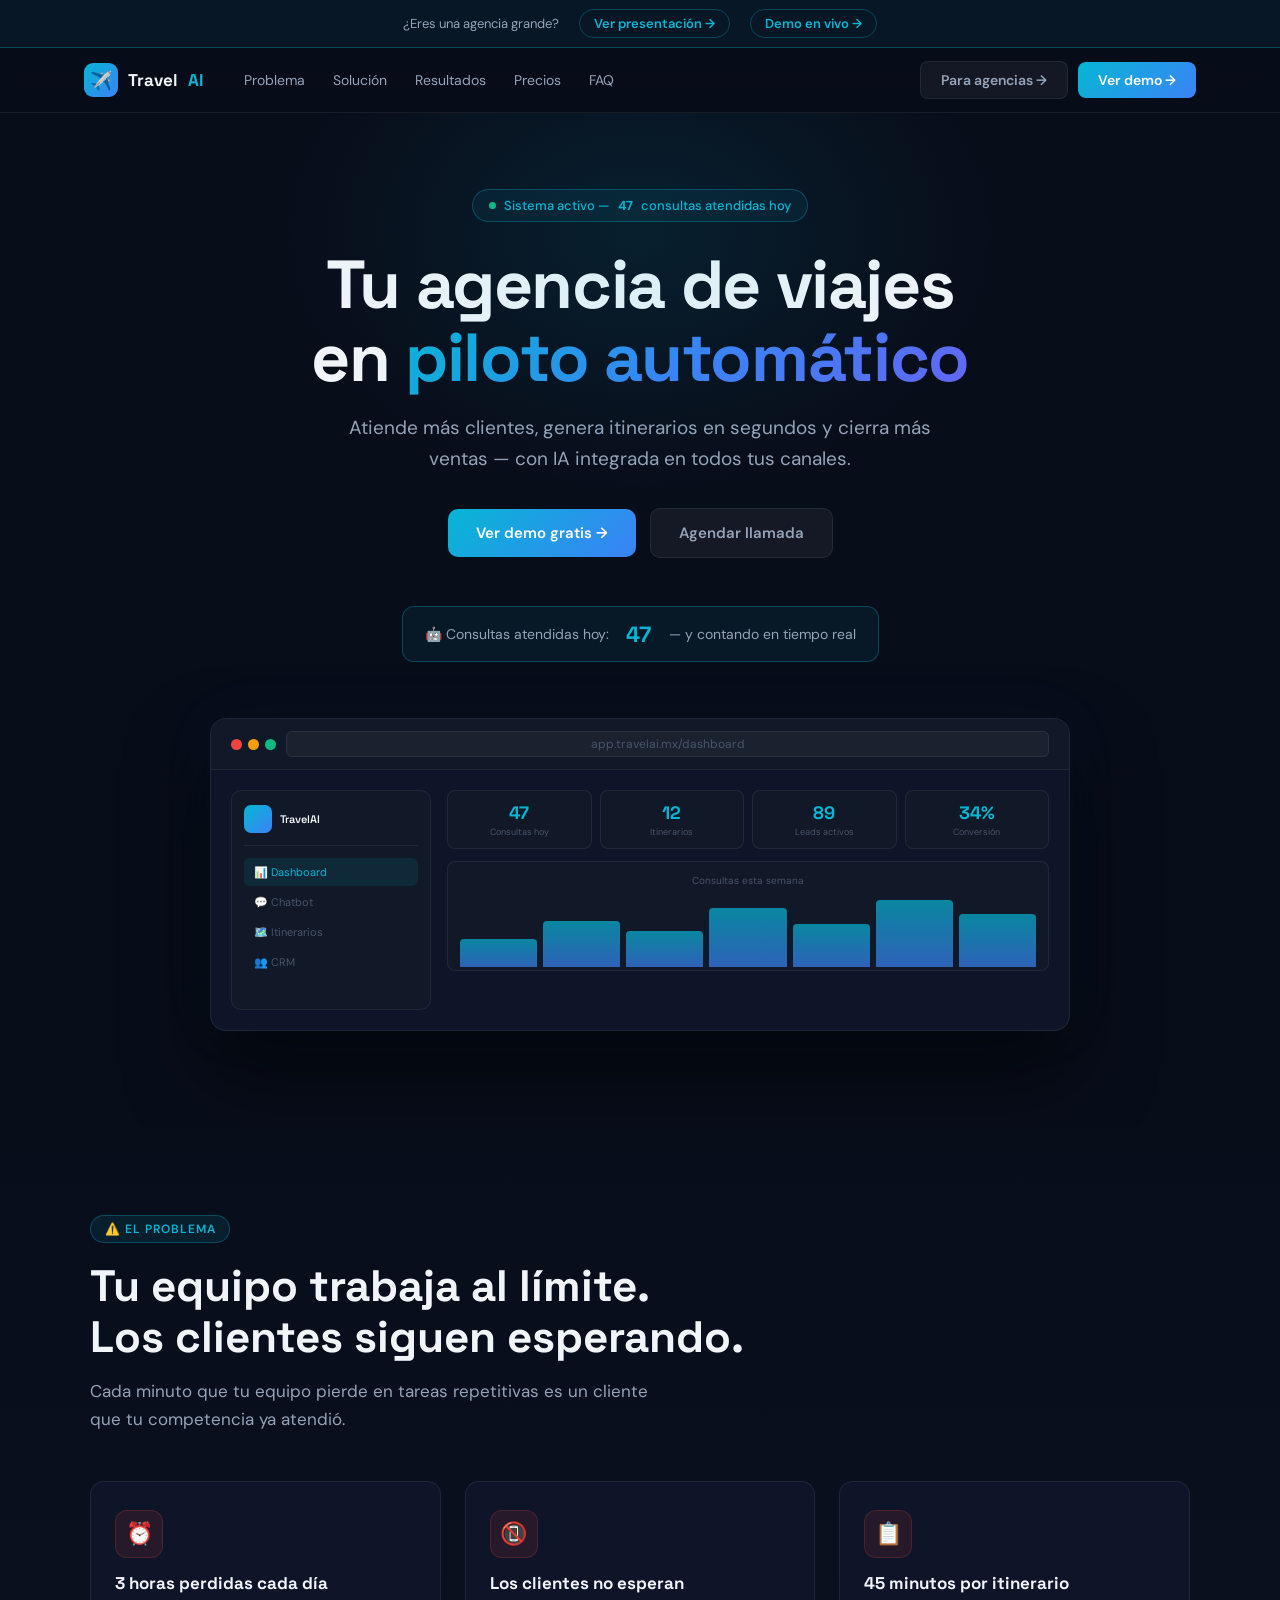
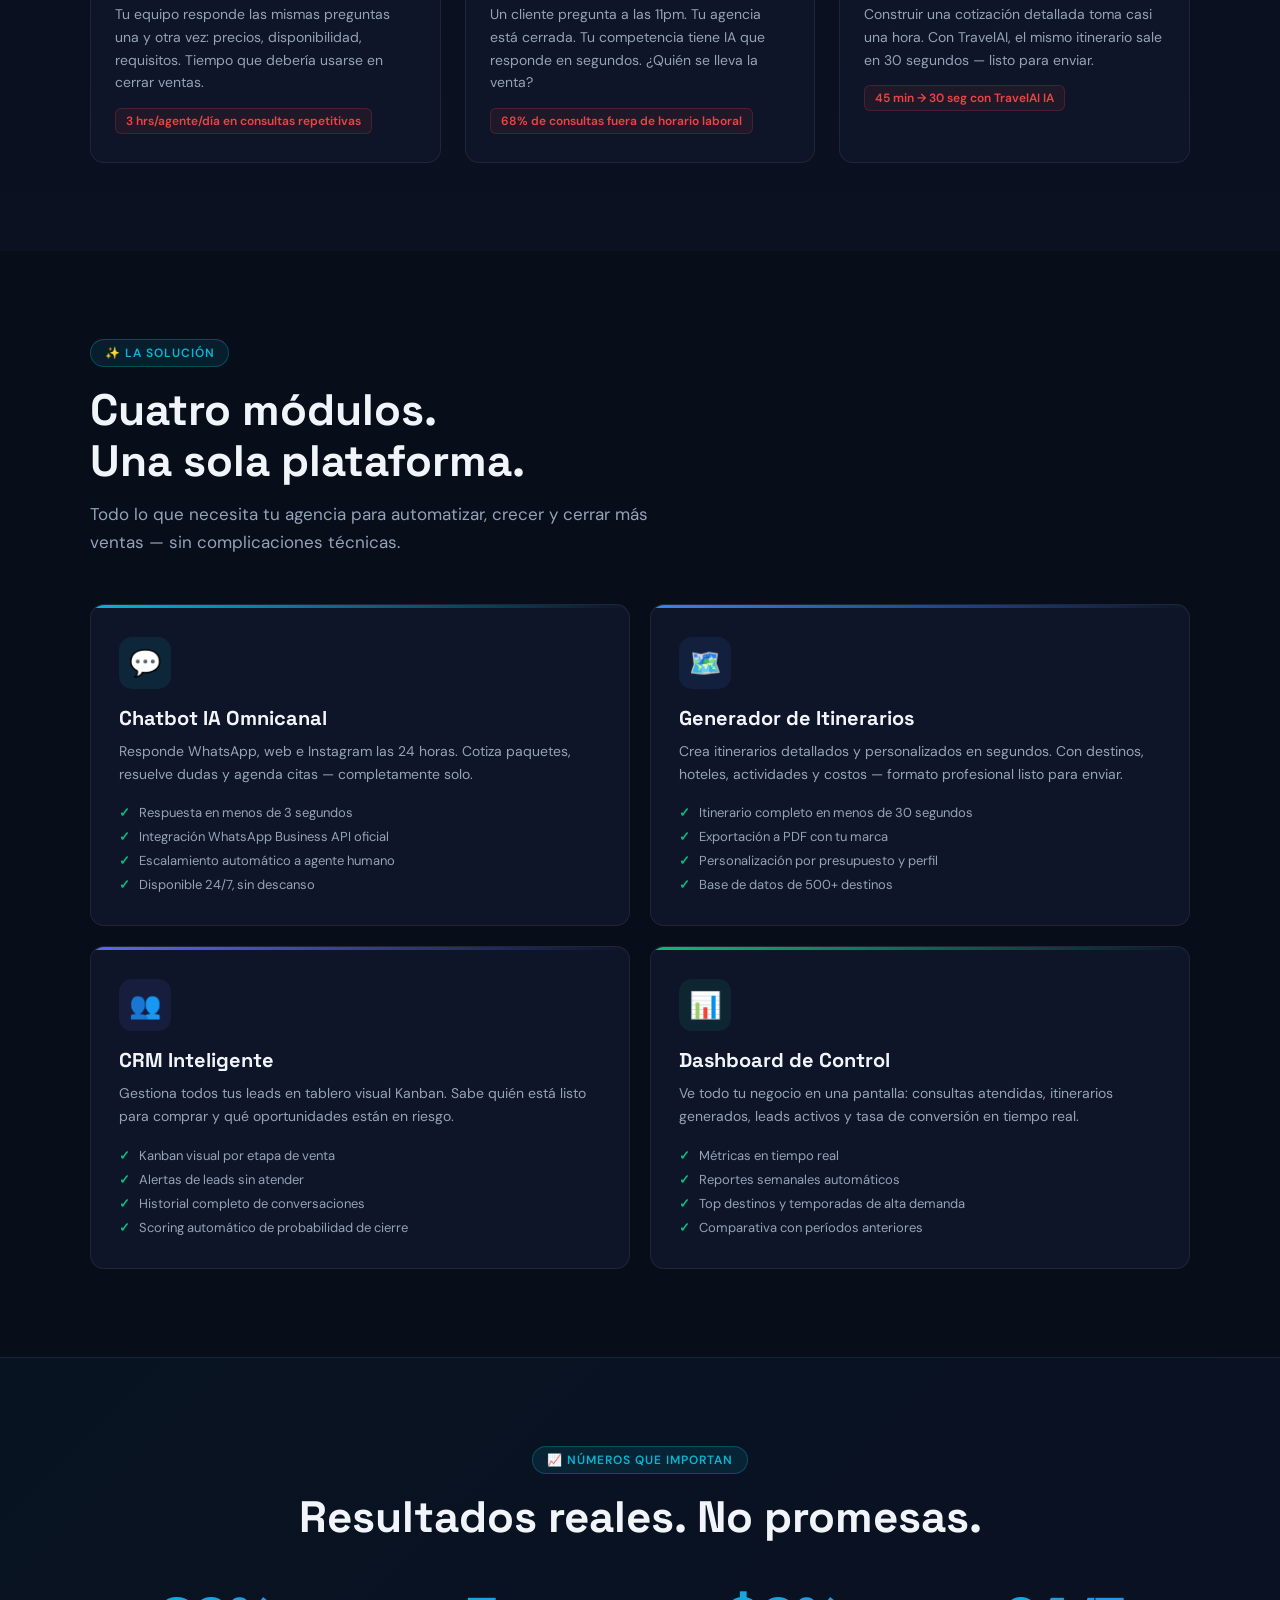
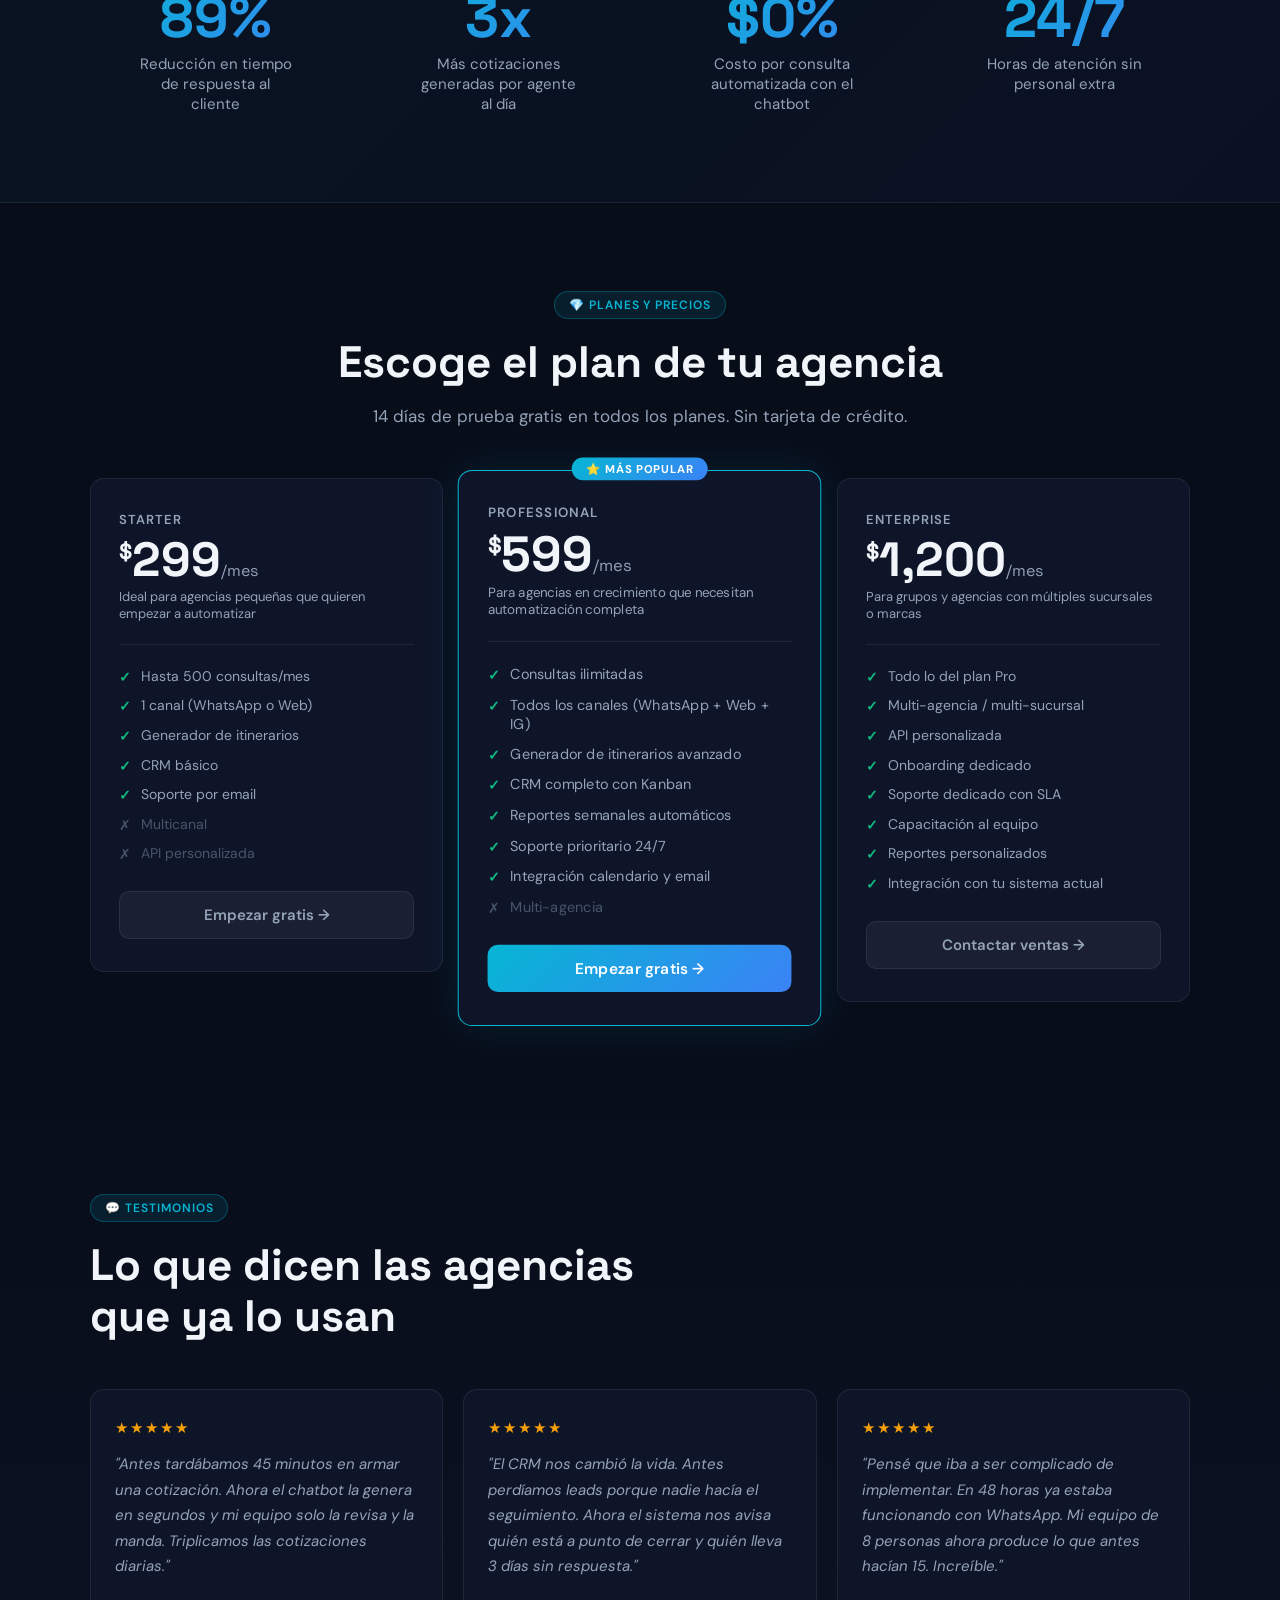
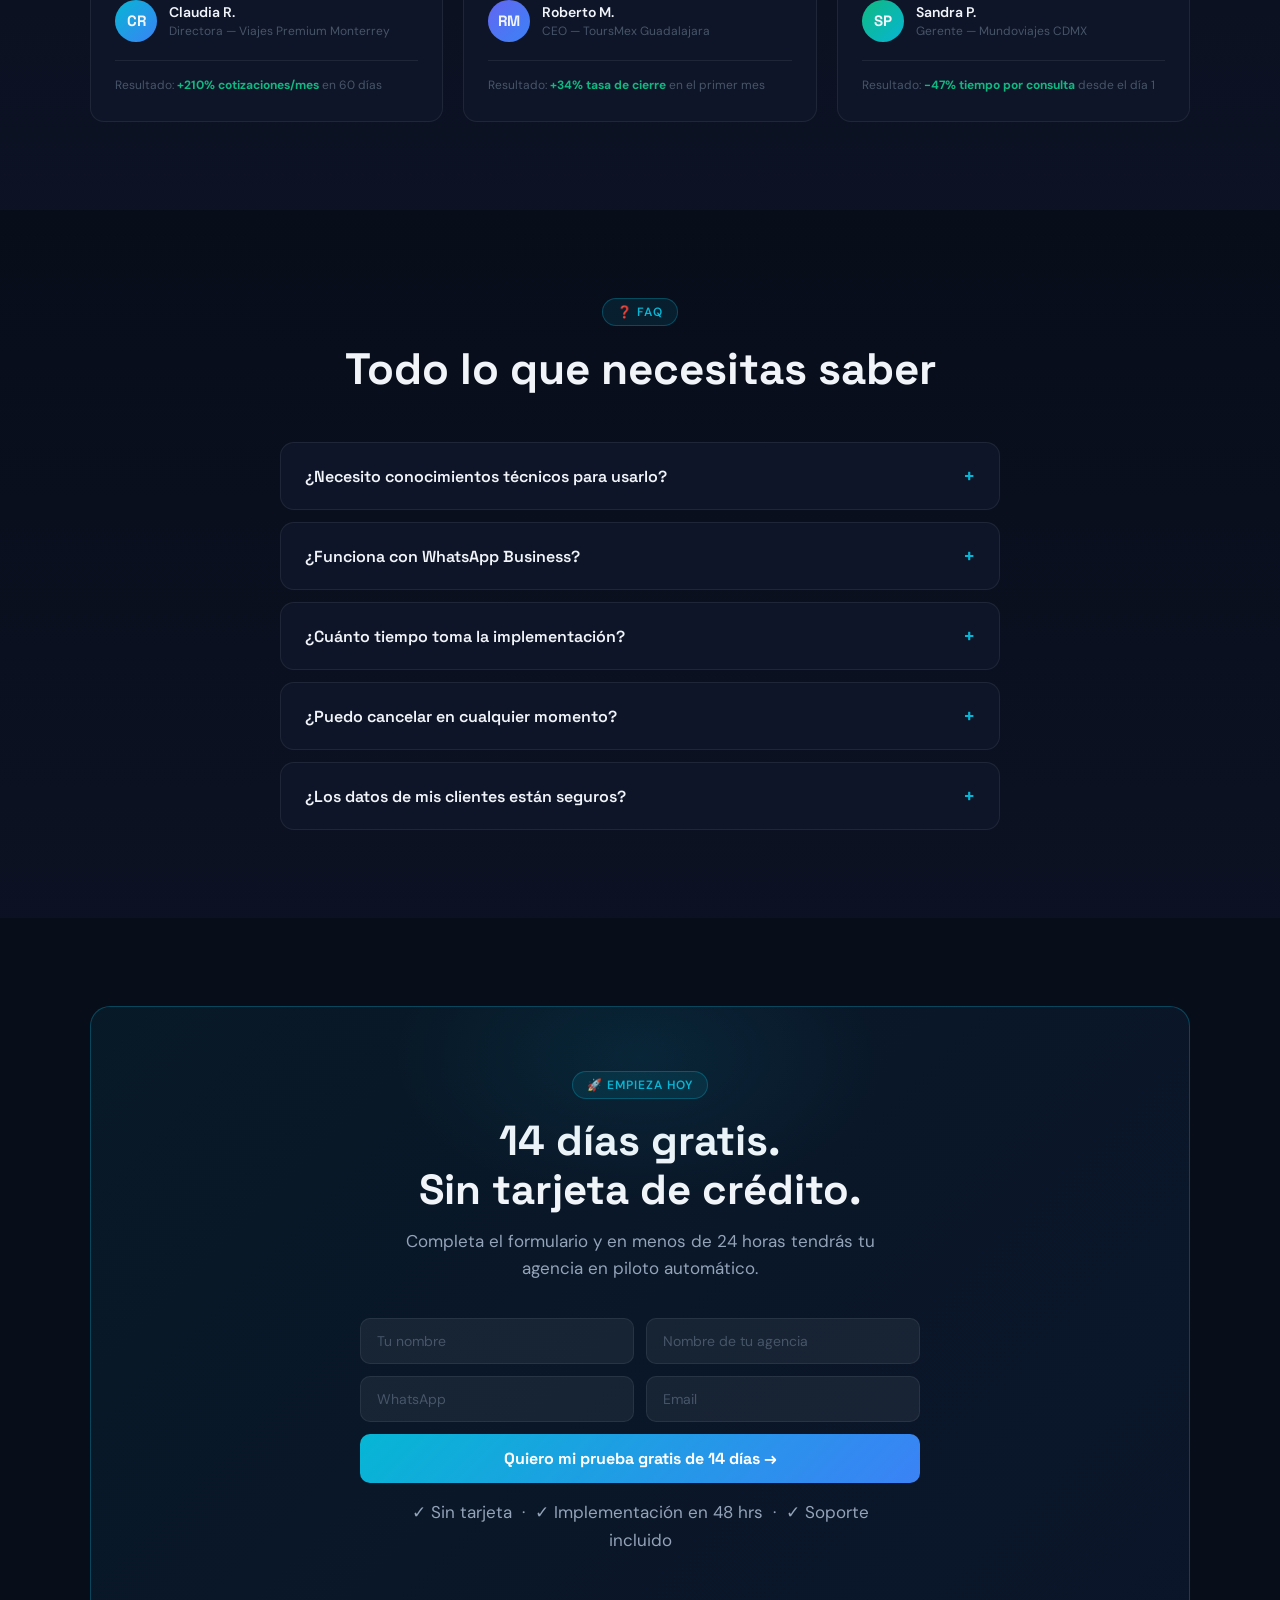
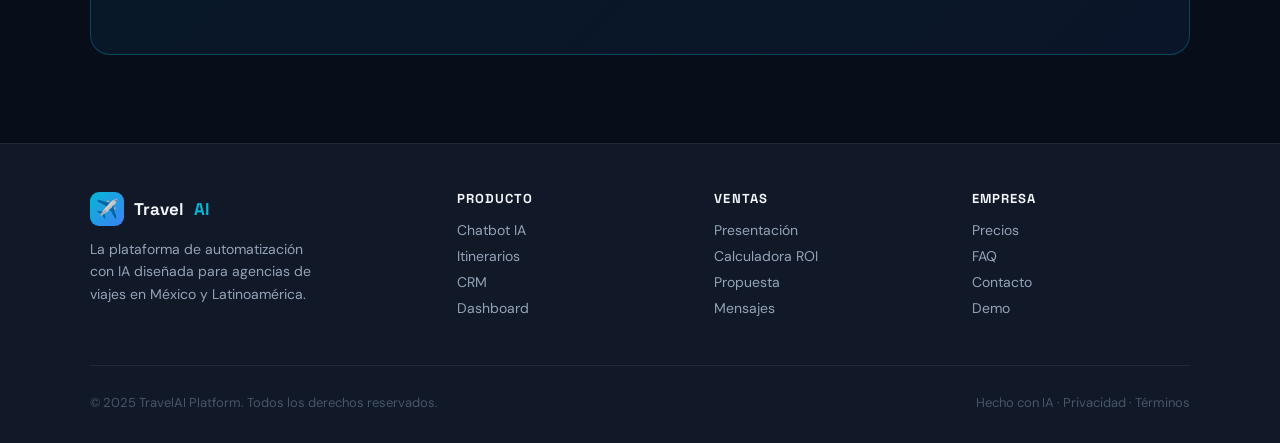
<file: index.html>
<!DOCTYPE html>
<html lang="es">
<head>
  <meta charset="UTF-8">
  <meta name="viewport" content="width=device-width, initial-scale=1.0">
  <title>TravelAI Platform — Tu agencia de viajes en piloto automático</title>
  <meta name="description" content="Atiende más clientes, genera itinerarios en segundos y cierra más ventas con IA integrada en todos tus canales. Para agencias de viajes.">
  <meta property="og:title" content="TravelAI Platform">
  <meta property="og:description" content="Tu agencia de viajes en piloto automático. IA que atiende, cotiza y cierra ventas las 24 horas.">
  <meta property="og:type" content="website">
  <link rel="preconnect" href="https://fonts.googleapis.com">
  <link href="https://fonts.googleapis.com/css2?family=Space+Grotesk:wght@300;400;500;600;700;800&family=DM+Sans:wght@300;400;500;700&display=swap" rel="stylesheet">
  <style>
    :root {
      --bg:#080d1a; --bg2:#0e1528; --bg3:#111827;
      --bdr:rgba(255,255,255,0.07); --bdr-c:rgba(6,182,212,0.3);
      --c:#06b6d4; --cd:rgba(6,182,212,0.1);
      --b:#3b82f6; --bd:rgba(59,130,246,0.1);
      --p:#6366f1; --g:#10b981; --a:#f59e0b; --r:#ef4444;
      --t:#f1f5f9; --t2:#94a3b8; --t3:#475569;
      --fh:'Space Grotesk',sans-serif; --fb:'DM Sans',sans-serif;
      --rad:14px; --rads:8px;
    }
    *,*::before,*::after{box-sizing:border-box;margin:0;padding:0}
    html{scroll-behavior:smooth}
    body{font-family:var(--fb);background:var(--bg);color:var(--t);-webkit-font-smoothing:antialiased;overflow-x:hidden}
    h1,h2,h3,h4{font-family:var(--fh);line-height:1.15}
    a{color:inherit;text-decoration:none}

    /* SALES BAR */
    .sbar{background:rgba(6,182,212,0.06);border-bottom:1px solid var(--bdr-c);padding:9px 24px;display:flex;align-items:center;justify-content:center;gap:20px;font-size:13px}
    .sbar span{color:var(--t2)}
    .sbar a{color:var(--c);font-weight:600;padding:5px 14px;border:1px solid var(--bdr-c);border-radius:20px;transition:background .2s}
    .sbar a:hover{background:var(--cd)}

    /* NAV */
    nav{position:sticky;top:0;z-index:200;background:rgba(8,13,26,.88);backdrop-filter:blur(16px);border-bottom:1px solid var(--bdr)}
    .nav-i{max-width:1160px;margin:0 auto;padding:0 24px;height:64px;display:flex;align-items:center;gap:28px}
    .logo{display:flex;align-items:center;gap:10px;font-family:var(--fh);font-weight:700;font-size:17px;flex-shrink:0}
    .logo-sq{width:34px;height:34px;background:linear-gradient(135deg,var(--c),var(--b));border-radius:9px;display:flex;align-items:center;justify-content:center;font-size:18px}
    .logo span{color:var(--c)}
    .nav-links{display:flex;align-items:center;gap:2px;flex:1}
    .nav-links a{padding:6px 13px;border-radius:var(--rads);font-size:14px;color:var(--t2);transition:all .2s}
    .nav-links a:hover{color:var(--t);background:rgba(255,255,255,.05)}
    .nav-ctas{display:flex;align-items:center;gap:10px}
    .btn{display:inline-flex;align-items:center;gap:7px;padding:9px 20px;border-radius:var(--rads);font-family:var(--fb);font-size:14px;font-weight:600;border:none;cursor:pointer;transition:all .2s;white-space:nowrap}
    .btn-p{background:linear-gradient(135deg,var(--c),var(--b));color:#fff}
    .btn-p:hover{opacity:.88;transform:translateY(-1px);box-shadow:0 0 24px rgba(6,182,212,.3)}
    .btn-o{background:transparent;border:1px solid var(--bdr-c);color:var(--c)}
    .btn-o:hover{background:var(--cd)}
    .btn-g{background:rgba(255,255,255,.05);border:1px solid var(--bdr);color:var(--t2)}
    .btn-g:hover{background:rgba(255,255,255,.09);color:var(--t)}
    .btn-lg{padding:14px 28px;font-size:15px;border-radius:10px}
    .ham{display:none;background:none;border:none;color:var(--t);font-size:22px;cursor:pointer}
    .mob-nav{display:none;flex-direction:column;gap:4px;padding:12px 20px 20px;border-top:1px solid var(--bdr);background:var(--bg2)}
    .mob-nav a{padding:11px 14px;border-radius:var(--rads);font-size:15px;color:var(--t2)}
    .mob-nav a:hover{background:rgba(255,255,255,.05);color:var(--t)}
    .mob-nav .btn{width:100%;justify-content:center;margin-top:6px}

    /* SECTIONS */
    section{padding:88px 24px}
    .wrap{max-width:1100px;margin:0 auto}
    .lbl{display:inline-flex;align-items:center;gap:6px;background:var(--cd);border:1px solid var(--bdr-c);color:var(--c);font-size:12px;font-weight:600;letter-spacing:.08em;text-transform:uppercase;padding:5px 14px;border-radius:20px;margin-bottom:18px}
    .stitle{font-size:clamp(28px,4vw,44px);font-weight:800;color:var(--t);margin-bottom:14px}
    .ssub{font-size:17px;color:var(--t2);max-width:580px;line-height:1.65}

    /* HERO */
    #hero{padding:76px 24px 96px;position:relative;overflow:hidden;text-align:center}
    .hglow{position:absolute;top:-140px;left:50%;transform:translateX(-50%);width:720px;height:520px;background:radial-gradient(ellipse,rgba(6,182,212,.11) 0%,transparent 70%);pointer-events:none}
    .hbadge{display:inline-flex;align-items:center;gap:8px;background:rgba(6,182,212,.08);border:1px solid var(--bdr-c);padding:7px 16px;border-radius:20px;font-size:13px;color:var(--c);font-weight:500;margin-bottom:26px}
    .dot-live{width:7px;height:7px;background:var(--g);border-radius:50%;animation:blink 2s infinite}
    @keyframes blink{0%,100%{opacity:1}50%{opacity:.4}}
    #hero h1{font-size:clamp(36px,6vw,68px);font-weight:800;line-height:1.08;margin-bottom:18px;letter-spacing:-.02em}
    .grad{background:linear-gradient(135deg,var(--c),var(--b) 50%,var(--p));-webkit-background-clip:text;-webkit-text-fill-color:transparent;background-clip:text}
    .hsub{font-size:clamp(16px,2vw,19px);color:var(--t2);max-width:620px;margin:0 auto 34px;line-height:1.62}
    .hctas{display:flex;align-items:center;justify-content:center;gap:14px;flex-wrap:wrap;margin-bottom:48px}
    .cstrip{display:inline-flex;align-items:center;gap:9px;background:rgba(6,182,212,.07);border:1px solid var(--bdr-c);border-radius:12px;padding:13px 22px;font-size:14px;color:var(--t2);margin-bottom:56px}
    .cnum{font-family:var(--fh);font-size:22px;font-weight:700;color:var(--c);min-width:34px;display:inline-block}
    .hmock{max-width:860px;margin:0 auto;background:var(--bg2);border:1px solid var(--bdr);border-radius:16px;overflow:hidden;box-shadow:0 40px 80px rgba(0,0,0,.6),0 0 60px rgba(6,182,212,.05)}
    .mbar{background:var(--bg3);border-bottom:1px solid var(--bdr);padding:12px 20px;display:flex;align-items:center;gap:10px}
    .mdots{display:flex;gap:6px}
    .mdots span{width:11px;height:11px;border-radius:50%}
    .mdots span:nth-child(1){background:#ef4444}
    .mdots span:nth-child(2){background:var(--a)}
    .mdots span:nth-child(3){background:var(--g)}
    .murl{flex:1;background:rgba(255,255,255,.04);border:1px solid var(--bdr);border-radius:6px;padding:4px 12px;font-size:12px;color:var(--t3);text-align:center}
    .mbody{padding:20px;display:grid;grid-template-columns:200px 1fr;gap:16px;min-height:260px}
    .mside{background:var(--bg3);border-radius:10px;border:1px solid var(--bdr);padding:14px 12px}
    .mlogo{display:flex;align-items:center;gap:8px;padding-bottom:12px;border-bottom:1px solid var(--bdr);margin-bottom:12px}
    .mlogo-sq{width:28px;height:28px;background:linear-gradient(135deg,var(--c),var(--b));border-radius:7px}
    .mlogo-t{font-size:11px;font-weight:600;font-family:var(--fh)}
    .mnav{display:flex;align-items:center;gap:8px;padding:7px 10px;border-radius:6px;font-size:11px;color:var(--t3);margin-bottom:2px}
    .mnav.on{background:var(--cd);color:var(--c)}
    .mmain{display:flex;flex-direction:column;gap:12px}
    .mmets{display:grid;grid-template-columns:repeat(4,1fr);gap:8px}
    .mcard{background:var(--bg3);border:1px solid var(--bdr);border-radius:8px;padding:10px}
    .mcard .v{font-size:18px;font-weight:700;font-family:var(--fh);color:var(--c)}
    .mcard .l{font-size:9px;color:var(--t3);margin-top:2px}
    .mchart{background:var(--bg3);border:1px solid var(--bdr);border-radius:8px;padding:12px;height:110px;overflow:hidden}
    .mcl{font-size:10px;color:var(--t3);margin-bottom:8px}
    .mbars{display:flex;align-items:flex-end;gap:6px;height:72px}
    .mbar-b{flex:1;border-radius:4px 4px 0 0;background:linear-gradient(180deg,var(--c),var(--b));opacity:.7}

    /* PAIN */
    #pain{background:linear-gradient(180deg,var(--bg) 0%,rgba(14,21,40,.5) 100%)}
    .pgrid{display:grid;grid-template-columns:repeat(3,1fr);gap:24px;margin-top:48px}
    .pcard{background:var(--bg2);border:1px solid var(--bdr);border-radius:var(--rad);padding:28px 24px;transition:all .25s}
    .pcard:hover{border-color:rgba(239,68,68,.35);transform:translateY(-4px)}
    .pico{width:48px;height:48px;border-radius:12px;background:rgba(239,68,68,.1);border:1px solid rgba(239,68,68,.2);display:flex;align-items:center;justify-content:center;font-size:22px;margin-bottom:16px}
    .pcard h3{font-size:17px;font-weight:700;margin-bottom:10px}
    .pcard p{font-size:14px;color:var(--t2);line-height:1.62}
    .pstat{display:inline-block;margin-top:14px;background:rgba(239,68,68,.08);border:1px solid rgba(239,68,68,.2);border-radius:6px;padding:4px 10px;font-size:12px;font-weight:600;color:#ef4444}

    /* MÓDULOS */
    .mgrid{display:grid;grid-template-columns:repeat(2,1fr);gap:20px;margin-top:48px}
    .modc{background:var(--bg2);border:1px solid var(--bdr);border-radius:var(--rad);padding:32px 28px;transition:all .25s;position:relative;overflow:hidden}
    .modc::before{content:'';position:absolute;top:0;left:0;right:0;height:3px}
    .modc.mc::before{background:linear-gradient(90deg,var(--c),transparent)}
    .modc.mb::before{background:linear-gradient(90deg,var(--b),transparent)}
    .modc.mp::before{background:linear-gradient(90deg,var(--p),transparent)}
    .modc.mg::before{background:linear-gradient(90deg,var(--g),transparent)}
    .modc:hover{border-color:var(--bdr-c);transform:translateY(-4px);box-shadow:0 20px 40px rgba(0,0,0,.4)}
    .modc h3{font-size:20px;font-weight:700;margin-bottom:10px}
    .modc p{font-size:14px;color:var(--t2);line-height:1.65;margin-bottom:18px}
    .mico{width:52px;height:52px;border-radius:13px;display:flex;align-items:center;justify-content:center;font-size:26px;margin-bottom:18px}
    .mico.mc{background:var(--cd)} .mico.mb{background:var(--bd)} .mico.mp{background:rgba(99,102,241,.1)} .mico.mg{background:rgba(16,185,129,.1)}
    .mfeats{display:flex;flex-direction:column;gap:7px}
    .mfeat{display:flex;align-items:center;gap:9px;font-size:13px;color:var(--t2)}
    .mfeat::before{content:'✓';color:var(--g);font-weight:700;flex-shrink:0}

    /* NÚMEROS */
    #numeros{background:linear-gradient(135deg,rgba(6,182,212,.04) 0%,rgba(59,130,246,.04) 100%);border-top:1px solid var(--bdr);border-bottom:1px solid var(--bdr)}
    .ngrid{display:grid;grid-template-columns:repeat(4,1fr);gap:32px}
    .nitem{text-align:center}
    .nval{font-family:var(--fh);font-size:clamp(36px,5vw,56px);font-weight:800;background:linear-gradient(135deg,var(--c),var(--b));-webkit-background-clip:text;-webkit-text-fill-color:transparent;background-clip:text;line-height:1;margin-bottom:8px}
    .nlbl{font-size:15px;color:var(--t2);max-width:160px;margin:0 auto}

    /* PRECIOS */
    .prgrid{display:grid;grid-template-columns:repeat(3,1fr);gap:20px;margin-top:48px;align-items:start}
    .prcard{background:var(--bg2);border:1px solid var(--bdr);border-radius:var(--rad);padding:32px 28px;transition:all .25s;position:relative}
    .prcard.pop{border-color:var(--c);box-shadow:0 0 40px rgba(6,182,212,.12);transform:scale(1.03)}
    .ptag{position:absolute;top:-13px;left:50%;transform:translateX(-50%);background:linear-gradient(135deg,var(--c),var(--b));color:#fff;font-size:11px;font-weight:700;letter-spacing:.06em;text-transform:uppercase;padding:4px 14px;border-radius:20px}
    .pplan{font-size:13px;font-weight:600;color:var(--t2);text-transform:uppercase;letter-spacing:.08em;margin-bottom:8px}
    .pval{font-family:var(--fh);font-size:48px;font-weight:800;line-height:1;margin-bottom:4px}
    .pval sup{font-size:22px;vertical-align:super}
    .pval span{font-size:16px;font-weight:400;color:var(--t2)}
    .pdesc{font-size:13px;color:var(--t2);margin-bottom:22px;padding-bottom:22px;border-bottom:1px solid var(--bdr)}
    .pfeats{display:flex;flex-direction:column;gap:9px;margin-bottom:26px}
    .pfeat{display:flex;align-items:flex-start;gap:10px;font-size:14px;color:var(--t2);line-height:1.4}
    .ck{color:var(--g);font-weight:700;flex-shrink:0;margin-top:1px}
    .xk{color:var(--t3);flex-shrink:0;margin-top:1px}
    .pbtn{width:100%;padding:13px;border-radius:10px;font-size:15px;font-weight:600;text-align:center;justify-content:center}

    /* TESTIMONIOS */
    .tgrid{display:grid;grid-template-columns:repeat(3,1fr);gap:20px;margin-top:48px}
    .tcard{background:var(--bg2);border:1px solid var(--bdr);border-radius:var(--rad);padding:28px 24px;transition:all .25s}
    .tcard:hover{border-color:var(--bdr-c);transform:translateY(-3px)}
    .tstars{color:var(--a);font-size:15px;margin-bottom:14px;letter-spacing:2px}
    .ttxt{font-size:15px;color:var(--t2);line-height:1.7;margin-bottom:20px;font-style:italic}
    .tauth{display:flex;align-items:center;gap:12px}
    .tav{width:42px;height:42px;border-radius:50%;display:flex;align-items:center;justify-content:center;font-family:var(--fh);font-weight:700;font-size:15px;flex-shrink:0}
    .tname{font-weight:600;font-size:14px;margin-bottom:2px}
    .trole{font-size:12px;color:var(--t3)}
    .tmet{margin-top:18px;padding-top:16px;border-top:1px solid var(--bdr);font-size:12px;color:var(--t3)}
    .tmet strong{color:var(--g)}

    /* FAQ */
    .flist{max-width:720px;margin:48px auto 0;display:flex;flex-direction:column;gap:12px}
    .fitem{background:var(--bg2);border:1px solid var(--bdr);border-radius:var(--rad);overflow:hidden;transition:border-color .2s}
    .fitem.on{border-color:var(--bdr-c)}
    .fq{width:100%;background:none;border:none;color:var(--t);font-family:var(--fh);font-size:16px;font-weight:600;text-align:left;padding:20px 24px;cursor:pointer;display:flex;justify-content:space-between;align-items:center;gap:16px}
    .fq .ico{color:var(--c);font-size:20px;flex-shrink:0;transition:transform .2s}
    .fitem.on .fq .ico{transform:rotate(45deg)}
    .fa{display:none;padding:0 24px 20px;font-size:15px;color:var(--t2);line-height:1.7}
    .fitem.on .fa{display:block}

    /* CTA FINAL */
    .cbox{background:linear-gradient(135deg,rgba(6,182,212,.07),rgba(59,130,246,.07));border:1px solid var(--bdr-c);border-radius:20px;padding:64px 48px;position:relative;overflow:hidden;text-align:center}
    .cbox::before{content:'';position:absolute;top:-100px;left:50%;transform:translateX(-50%);width:500px;height:300px;background:radial-gradient(ellipse,rgba(6,182,212,.09),transparent 70%);pointer-events:none}
    .cbox h2{font-size:clamp(26px,4vw,42px);font-weight:800;margin-bottom:14px}
    .cbox p{font-size:17px;color:var(--t2);max-width:500px;margin:0 auto 36px;line-height:1.6}
    .cform{display:grid;grid-template-columns:1fr 1fr;gap:12px;max-width:560px;margin:0 auto 16px}
    .cform input{background:rgba(255,255,255,.06);border:1px solid var(--bdr);border-radius:10px;padding:13px 16px;color:var(--t);font-family:var(--fb);font-size:14px;outline:none;transition:border-color .2s}
    .cform input:focus{border-color:var(--c)}
    .cform input::placeholder{color:var(--t3)}
    .csub{grid-column:1/-1;background:linear-gradient(135deg,var(--c),var(--b));color:#fff;border:none;border-radius:10px;padding:14px;font-family:var(--fh);font-size:16px;font-weight:700;cursor:pointer;transition:all .2s}
    .csub:hover{opacity:.88;transform:translateY(-1px);box-shadow:0 0 30px rgba(6,182,212,.3)}
    .cnote{font-size:13px;color:var(--t3)}

    /* FOOTER */
    footer{background:var(--bg3);border-top:1px solid var(--bdr);padding:48px 24px 32px}
    .ftop{display:grid;grid-template-columns:1.5fr repeat(3,1fr);gap:40px;padding-bottom:40px;border-bottom:1px solid var(--bdr);margin-bottom:28px}
    .fbrand p{font-size:14px;color:var(--t2);margin-top:12px;max-width:240px;line-height:1.6}
    .fcol h4{font-size:13px;font-weight:700;color:var(--t);text-transform:uppercase;letter-spacing:.08em;margin-bottom:14px}
    .fcol a{display:block;font-size:14px;color:var(--t2);margin-bottom:8px;transition:color .2s}
    .fcol a:hover{color:var(--c)}
    .fbot{display:flex;align-items:center;justify-content:space-between;font-size:13px;color:var(--t3)}
    .fbot a{color:var(--t3);transition:color .2s}
    .fbot a:hover{color:var(--c)}

    /* RESPONSIVE */
    @media(max-width:1024px){.mgrid{grid-template-columns:1fr 1fr}.ngrid{grid-template-columns:repeat(2,1fr);gap:24px}.ftop{grid-template-columns:1fr 1fr}}
    @media(max-width:768px){section{padding:60px 20px}.pgrid,.mgrid,.prgrid,.tgrid{grid-template-columns:1fr}.prcard.pop{transform:none}.cform{grid-template-columns:1fr}.csub{grid-column:1}.ftop{grid-template-columns:1fr;gap:24px}.fbot{flex-direction:column;gap:8px;text-align:center}.nav-links{display:none}.ham{display:block}.mob-nav.on{display:flex}.cbox{padding:40px 24px}.mbody{grid-template-columns:1fr}.mside{display:none}.mmets{grid-template-columns:repeat(2,1fr)}.sbar{flex-wrap:wrap;gap:10px;justify-content:center}}
    @media(max-width:480px){.ngrid{grid-template-columns:repeat(2,1fr)}.hctas{flex-direction:column;align-items:stretch;text-align:center}}
  </style>
</head>
<body>

<div class="sbar">
  <span>¿Eres una agencia grande?</span>
  <a href="sales/pitch.html">Ver presentación →</a>
  <a href="app/dashboard.html">Demo en vivo →</a>
</div>

<nav id="nav">
  <div class="nav-i">
    <div class="logo"><div class="logo-sq">✈️</div>Travel<span>AI</span></div>
    <div class="nav-links">
      <a href="#pain">Problema</a>
      <a href="#modulos">Solución</a>
      <a href="#numeros">Resultados</a>
      <a href="#precios">Precios</a>
      <a href="#faq">FAQ</a>
    </div>
    <div class="nav-ctas">
      <a href="sales/pitch.html" class="btn btn-g">Para agencias →</a>
      <a href="app/dashboard.html" class="btn btn-p">Ver demo →</a>
    </div>
    <button class="ham" onclick="document.getElementById('mob').classList.toggle('on')">☰</button>
  </div>
  <div class="mob-nav" id="mob">
    <a href="#pain">Problema</a>
    <a href="#modulos">Solución</a>
    <a href="#numeros">Resultados</a>
    <a href="#precios">Precios</a>
    <a href="#faq">FAQ</a>
    <a href="sales/pitch.html" class="btn btn-g">Para agencias →</a>
    <a href="app/dashboard.html" class="btn btn-p">Ver demo →</a>
  </div>
</nav>

<!-- HERO -->
<section id="hero">
  <div class="hglow"></div>
  <div class="wrap">
    <div class="hbadge"><span class="dot-live"></span> Sistema activo — <strong id="liveCount">47</strong> consultas atendidas hoy</div>
    <h1>Tu agencia de viajes<br>en <span class="grad">piloto automático</span></h1>
    <p class="hsub">Atiende más clientes, genera itinerarios en segundos y cierra más ventas — con IA integrada en todos tus canales.</p>
    <div class="hctas">
      <a href="#cta-final" class="btn btn-p btn-lg">Ver demo gratis →</a>
      <a href="sales/pitch.html" class="btn btn-g btn-lg">Agendar llamada</a>
    </div>
    <div class="cstrip">
      🤖 Consultas atendidas hoy:&nbsp;<span class="cnum" id="cc">47</span>&nbsp;— y contando en tiempo real
    </div>
    <div class="hmock">
      <div class="mbar">
        <div class="mdots"><span></span><span></span><span></span></div>
        <div class="murl">app.travelai.mx/dashboard</div>
      </div>
      <div class="mbody">
        <div class="mside">
          <div class="mlogo"><div class="mlogo-sq"></div><div class="mlogo-t">TravelAI</div></div>
          <div class="mnav on">📊 Dashboard</div>
          <div class="mnav">💬 Chatbot</div>
          <div class="mnav">🗺️ Itinerarios</div>
          <div class="mnav">👥 CRM</div>
        </div>
        <div class="mmain">
          <div class="mmets">
            <div class="mcard"><div class="v">47</div><div class="l">Consultas hoy</div></div>
            <div class="mcard"><div class="v">12</div><div class="l">Itinerarios</div></div>
            <div class="mcard"><div class="v">89</div><div class="l">Leads activos</div></div>
            <div class="mcard"><div class="v">34%</div><div class="l">Conversión</div></div>
          </div>
          <div class="mchart">
            <div class="mcl">Consultas esta semana</div>
            <div class="mbars">
              <div class="mbar-b" style="height:40%"></div>
              <div class="mbar-b" style="height:65%"></div>
              <div class="mbar-b" style="height:50%"></div>
              <div class="mbar-b" style="height:82%"></div>
              <div class="mbar-b" style="height:60%"></div>
              <div class="mbar-b" style="height:93%"></div>
              <div class="mbar-b" style="height:74%"></div>
            </div>
          </div>
        </div>
      </div>
    </div>
  </div>
</section>

<!-- PAIN POINTS -->
<section id="pain">
  <div class="wrap">
    <div class="lbl">⚠️ El problema</div>
    <h2 class="stitle">Tu equipo trabaja al límite.<br>Los clientes siguen esperando.</h2>
    <p class="ssub">Cada minuto que tu equipo pierde en tareas repetitivas es un cliente que tu competencia ya atendió.</p>
    <div class="pgrid">
      <div class="pcard">
        <div class="pico">⏰</div>
        <h3>3 horas perdidas cada día</h3>
        <p>Tu equipo responde las mismas preguntas una y otra vez: precios, disponibilidad, requisitos. Tiempo que debería usarse en cerrar ventas.</p>
        <div class="pstat">3 hrs/agente/día en consultas repetitivas</div>
      </div>
      <div class="pcard">
        <div class="pico">📵</div>
        <h3>Los clientes no esperan</h3>
        <p>Un cliente pregunta a las 11pm. Tu agencia está cerrada. Tu competencia tiene IA que responde en segundos. ¿Quién se lleva la venta?</p>
        <div class="pstat">68% de consultas fuera de horario laboral</div>
      </div>
      <div class="pcard">
        <div class="pico">📋</div>
        <h3>45 minutos por itinerario</h3>
        <p>Construir una cotización detallada toma casi una hora. Con TravelAI, el mismo itinerario sale en 30 segundos — listo para enviar.</p>
        <div class="pstat">45 min → 30 seg con TravelAI IA</div>
      </div>
    </div>
  </div>
</section>

<!-- MÓDULOS -->
<section id="modulos" style="background:var(--bg)">
  <div class="wrap">
    <div class="lbl">✨ La solución</div>
    <h2 class="stitle">Cuatro módulos.<br>Una sola plataforma.</h2>
    <p class="ssub">Todo lo que necesita tu agencia para automatizar, crecer y cerrar más ventas — sin complicaciones técnicas.</p>
    <div class="mgrid">
      <div class="modc mc">
        <div class="mico mc">💬</div>
        <h3>Chatbot IA Omnicanal</h3>
        <p>Responde WhatsApp, web e Instagram las 24 horas. Cotiza paquetes, resuelve dudas y agenda citas — completamente solo.</p>
        <div class="mfeats">
          <div class="mfeat">Respuesta en menos de 3 segundos</div>
          <div class="mfeat">Integración WhatsApp Business API oficial</div>
          <div class="mfeat">Escalamiento automático a agente humano</div>
          <div class="mfeat">Disponible 24/7, sin descanso</div>
        </div>
      </div>
      <div class="modc mb">
        <div class="mico mb">🗺️</div>
        <h3>Generador de Itinerarios</h3>
        <p>Crea itinerarios detallados y personalizados en segundos. Con destinos, hoteles, actividades y costos — formato profesional listo para enviar.</p>
        <div class="mfeats">
          <div class="mfeat">Itinerario completo en menos de 30 segundos</div>
          <div class="mfeat">Exportación a PDF con tu marca</div>
          <div class="mfeat">Personalización por presupuesto y perfil</div>
          <div class="mfeat">Base de datos de 500+ destinos</div>
        </div>
      </div>
      <div class="modc mp">
        <div class="mico mp">👥</div>
        <h3>CRM Inteligente</h3>
        <p>Gestiona todos tus leads en tablero visual Kanban. Sabe quién está listo para comprar y qué oportunidades están en riesgo.</p>
        <div class="mfeats">
          <div class="mfeat">Kanban visual por etapa de venta</div>
          <div class="mfeat">Alertas de leads sin atender</div>
          <div class="mfeat">Historial completo de conversaciones</div>
          <div class="mfeat">Scoring automático de probabilidad de cierre</div>
        </div>
      </div>
      <div class="modc mg">
        <div class="mico mg">📊</div>
        <h3>Dashboard de Control</h3>
        <p>Ve todo tu negocio en una pantalla: consultas atendidas, itinerarios generados, leads activos y tasa de conversión en tiempo real.</p>
        <div class="mfeats">
          <div class="mfeat">Métricas en tiempo real</div>
          <div class="mfeat">Reportes semanales automáticos</div>
          <div class="mfeat">Top destinos y temporadas de alta demanda</div>
          <div class="mfeat">Comparativa con períodos anteriores</div>
        </div>
      </div>
    </div>
  </div>
</section>

<!-- NÚMEROS -->
<section id="numeros">
  <div class="wrap">
    <div style="text-align:center;margin-bottom:48px">
      <div class="lbl" style="display:inline-flex">📈 Números que importan</div>
      <h2 class="stitle">Resultados reales. No promesas.</h2>
    </div>
    <div class="ngrid">
      <div class="nitem"><div class="nval" data-target="89" data-suf="%">0%</div><div class="nlbl">Reducción en tiempo de respuesta al cliente</div></div>
      <div class="nitem"><div class="nval" data-target="3" data-suf="x">0x</div><div class="nlbl">Más cotizaciones generadas por agente al día</div></div>
      <div class="nitem"><div class="nval" data-pre="$" data-target="0" data-suf="">$0</div><div class="nlbl">Costo por consulta automatizada con el chatbot</div></div>
      <div class="nitem"><div class="nval" data-static="24/7">24/7</div><div class="nlbl">Horas de atención sin personal extra</div></div>
    </div>
  </div>
</section>

<!-- PRECIOS -->
<section id="precios" style="background:var(--bg)">
  <div class="wrap">
    <div style="text-align:center">
      <div class="lbl" style="display:inline-flex">💎 Planes y precios</div>
      <h2 class="stitle">Escoge el plan de tu agencia</h2>
      <p class="ssub" style="margin:0 auto 48px">14 días de prueba gratis en todos los planes. Sin tarjeta de crédito.</p>
    </div>
    <div class="prgrid">
      <div class="prcard">
        <div class="pplan">Starter</div>
        <div class="pval"><sup>$</sup>299<span>/mes</span></div>
        <div class="pdesc">Ideal para agencias pequeñas que quieren empezar a automatizar</div>
        <div class="pfeats">
          <div class="pfeat"><span class="ck">✓</span> Hasta 500 consultas/mes</div>
          <div class="pfeat"><span class="ck">✓</span> 1 canal (WhatsApp o Web)</div>
          <div class="pfeat"><span class="ck">✓</span> Generador de itinerarios</div>
          <div class="pfeat"><span class="ck">✓</span> CRM básico</div>
          <div class="pfeat"><span class="ck">✓</span> Soporte por email</div>
          <div class="pfeat"><span class="xk">✗</span> <span style="color:var(--t3)">Multicanal</span></div>
          <div class="pfeat"><span class="xk">✗</span> <span style="color:var(--t3)">API personalizada</span></div>
        </div>
        <a href="#cta-final" class="btn btn-g pbtn">Empezar gratis →</a>
      </div>
      <div class="prcard pop">
        <div class="ptag">⭐ Más popular</div>
        <div class="pplan">Professional</div>
        <div class="pval"><sup>$</sup>599<span>/mes</span></div>
        <div class="pdesc">Para agencias en crecimiento que necesitan automatización completa</div>
        <div class="pfeats">
          <div class="pfeat"><span class="ck">✓</span> Consultas ilimitadas</div>
          <div class="pfeat"><span class="ck">✓</span> Todos los canales (WhatsApp + Web + IG)</div>
          <div class="pfeat"><span class="ck">✓</span> Generador de itinerarios avanzado</div>
          <div class="pfeat"><span class="ck">✓</span> CRM completo con Kanban</div>
          <div class="pfeat"><span class="ck">✓</span> Reportes semanales automáticos</div>
          <div class="pfeat"><span class="ck">✓</span> Soporte prioritario 24/7</div>
          <div class="pfeat"><span class="ck">✓</span> Integración calendario y email</div>
          <div class="pfeat"><span class="xk">✗</span> <span style="color:var(--t3)">Multi-agencia</span></div>
        </div>
        <a href="#cta-final" class="btn btn-p pbtn">Empezar gratis →</a>
      </div>
      <div class="prcard">
        <div class="pplan">Enterprise</div>
        <div class="pval"><sup>$</sup>1,200<span>/mes</span></div>
        <div class="pdesc">Para grupos y agencias con múltiples sucursales o marcas</div>
        <div class="pfeats">
          <div class="pfeat"><span class="ck">✓</span> Todo lo del plan Pro</div>
          <div class="pfeat"><span class="ck">✓</span> Multi-agencia / multi-sucursal</div>
          <div class="pfeat"><span class="ck">✓</span> API personalizada</div>
          <div class="pfeat"><span class="ck">✓</span> Onboarding dedicado</div>
          <div class="pfeat"><span class="ck">✓</span> Soporte dedicado con SLA</div>
          <div class="pfeat"><span class="ck">✓</span> Capacitación al equipo</div>
          <div class="pfeat"><span class="ck">✓</span> Reportes personalizados</div>
          <div class="pfeat"><span class="ck">✓</span> Integración con tu sistema actual</div>
        </div>
        <a href="#cta-final" class="btn btn-g pbtn">Contactar ventas →</a>
      </div>
    </div>
  </div>
</section>

<!-- TESTIMONIOS -->
<section id="testimonios" style="background:linear-gradient(180deg,var(--bg) 0%,rgba(14,21,40,.7) 100%)">
  <div class="wrap">
    <div class="lbl">💬 Testimonios</div>
    <h2 class="stitle">Lo que dicen las agencias<br>que ya lo usan</h2>
    <div class="tgrid">
      <div class="tcard">
        <div class="tstars">★★★★★</div>
        <p class="ttxt">"Antes tardábamos 45 minutos en armar una cotización. Ahora el chatbot la genera en segundos y mi equipo solo la revisa y la manda. Triplicamos las cotizaciones diarias."</p>
        <div class="tauth">
          <div class="tav" style="background:linear-gradient(135deg,var(--c),var(--b))">CR</div>
          <div><div class="tname">Claudia R.</div><div class="trole">Directora — Viajes Premium Monterrey</div></div>
        </div>
        <div class="tmet">Resultado: <strong>+210% cotizaciones/mes</strong> en 60 días</div>
      </div>
      <div class="tcard">
        <div class="tstars">★★★★★</div>
        <p class="ttxt">"El CRM nos cambió la vida. Antes perdíamos leads porque nadie hacía el seguimiento. Ahora el sistema nos avisa quién está a punto de cerrar y quién lleva 3 días sin respuesta."</p>
        <div class="tauth">
          <div class="tav" style="background:linear-gradient(135deg,var(--p),var(--b))">RM</div>
          <div><div class="tname">Roberto M.</div><div class="trole">CEO — ToursMex Guadalajara</div></div>
        </div>
        <div class="tmet">Resultado: <strong>+34% tasa de cierre</strong> en el primer mes</div>
      </div>
      <div class="tcard">
        <div class="tstars">★★★★★</div>
        <p class="ttxt">"Pensé que iba a ser complicado de implementar. En 48 horas ya estaba funcionando con WhatsApp. Mi equipo de 8 personas ahora produce lo que antes hacían 15. Increíble."</p>
        <div class="tauth">
          <div class="tav" style="background:linear-gradient(135deg,var(--g),var(--c))">SP</div>
          <div><div class="tname">Sandra P.</div><div class="trole">Gerente — Mundoviajes CDMX</div></div>
        </div>
        <div class="tmet">Resultado: <strong>-47% tiempo por consulta</strong> desde el día 1</div>
      </div>
    </div>
  </div>
</section>

<!-- FAQ -->
<section id="faq" style="background:linear-gradient(180deg,var(--bg) 0%,rgba(14,21,40,.6) 100%)">
  <div class="wrap">
    <div style="text-align:center">
      <div class="lbl" style="display:inline-flex">❓ FAQ</div>
      <h2 class="stitle">Todo lo que necesitas saber</h2>
    </div>
    <div class="flist">
      <div class="fitem"><button class="fq" onclick="faq(this)">¿Necesito conocimientos técnicos para usarlo? <span class="ico">+</span></button><div class="fa">No. TravelAI está diseñado para dueños y gerentes, no para programadores. La implementación toma menos de 48 horas y nuestro equipo te acompaña en todo el proceso.</div></div>
      <div class="fitem"><button class="fq" onclick="faq(this)">¿Funciona con WhatsApp Business? <span class="ico">+</span></button><div class="fa">Sí, es uno de los canales principales. Conectamos con la WhatsApp Business API oficial. Tu número sigue siendo el mismo, solo le agregamos el cerebro de IA para que responda automáticamente.</div></div>
      <div class="fitem"><button class="fq" onclick="faq(this)">¿Cuánto tiempo toma la implementación? <span class="ico">+</span></button><div class="fa">48 horas para los planes Starter y Professional. Día 1: configuramos la plataforma y conectamos tus canales. Día 2: entrenamos el chatbot con tu información. Día 3: ya funciona con clientes reales.</div></div>
      <div class="fitem"><button class="fq" onclick="faq(this)">¿Puedo cancelar en cualquier momento? <span class="ico">+</span></button><div class="fa">Sí, sin penalizaciones. No hay contratos anuales obligatorios ni cargos de cancelación. Si decides cancelar, lo haces desde tu panel en un clic. Tus datos quedan disponibles 30 días.</div></div>
      <div class="fitem"><button class="fq" onclick="faq(this)">¿Los datos de mis clientes están seguros? <span class="ico">+</span></button><div class="fa">Sí. Todos los datos se almacenan con cifrado AES-256, en servidores en México, bajo cumplimiento de la LFPDPPP. Nunca compartimos ni vendemos datos de tus clientes.</div></div>
    </div>
  </div>
</section>

<!-- CTA FINAL -->
<section id="cta-final" style="background:var(--bg)">
  <div class="wrap">
    <div class="cbox">
      <div class="lbl" style="display:inline-flex">🚀 Empieza hoy</div>
      <h2>14 días gratis.<br>Sin tarjeta de crédito.</h2>
      <p>Completa el formulario y en menos de 24 horas tendrás tu agencia en piloto automático.</p>
      <form class="cform" onsubmit="submit(event)">
        <input type="text" placeholder="Tu nombre" required>
        <input type="text" placeholder="Nombre de tu agencia" required>
        <input type="tel" placeholder="WhatsApp" required>
        <input type="email" placeholder="Email" required>
        <button type="submit" class="csub">Quiero mi prueba gratis de 14 días →</button>
      </form>
      <p class="cnote">✓ Sin tarjeta &nbsp;·&nbsp; ✓ Implementación en 48 hrs &nbsp;·&nbsp; ✓ Soporte incluido</p>
    </div>
  </div>
</section>

<footer>
  <div class="wrap">
    <div class="ftop">
      <div class="fbrand">
        <div class="logo"><div class="logo-sq">✈️</div>Travel<span>AI</span></div>
        <p>La plataforma de automatización con IA diseñada para agencias de viajes en México y Latinoamérica.</p>
      </div>
      <div class="fcol"><h4>Producto</h4><a href="#modulos">Chatbot IA</a><a href="#modulos">Itinerarios</a><a href="#modulos">CRM</a><a href="#modulos">Dashboard</a></div>
      <div class="fcol"><h4>Ventas</h4><a href="sales/pitch.html">Presentación</a><a href="sales/calculadora-roi.html">Calculadora ROI</a><a href="sales/propuesta.html">Propuesta</a><a href="sales/mensajes.html">Mensajes</a></div>
      <div class="fcol"><h4>Empresa</h4><a href="#precios">Precios</a><a href="#faq">FAQ</a><a href="#cta-final">Contacto</a><a href="app/dashboard.html">Demo</a></div>
    </div>
    <div class="fbot"><span>© 2025 TravelAI Platform. Todos los derechos reservados.</span><span>Hecho con IA · <a href="#">Privacidad</a> · <a href="#">Términos</a></span></div>
  </div>
</footer>

<script>
  function faq(btn){btn.parentElement.classList.toggle('on')}
  function submit(e){e.preventDefault();const b=e.target.querySelector('.csub');b.textContent='✓ ¡Listo! Te contactamos en menos de 24 hrs';b.style.background='linear-gradient(135deg,#10b981,#06b6d4)';b.disabled=true}
  let base=47;
  setInterval(()=>{if(Math.random()<.3){base++;document.getElementById('cc').textContent=base;const lc=document.getElementById('liveCount');if(lc)lc.textContent=base}},4200);
  const obs=new IntersectionObserver(entries=>{entries.forEach(e=>{if(e.isIntersecting){const el=e.target,t=parseInt(el.dataset.target),suf=el.dataset.suf||'%',pre=el.dataset.pre||'';if(isNaN(t))return;let cur=0;const step=t/60;const ti=setInterval(()=>{cur=Math.min(cur+step,t);el.textContent=pre+Math.round(cur)+suf;if(cur>=t)clearInterval(ti)},18);obs.unobserve(el)}})},{threshold:.5});
  document.querySelectorAll('.nval[data-target]').forEach(el=>obs.observe(el));
</script>
</body>
</html>
</file>
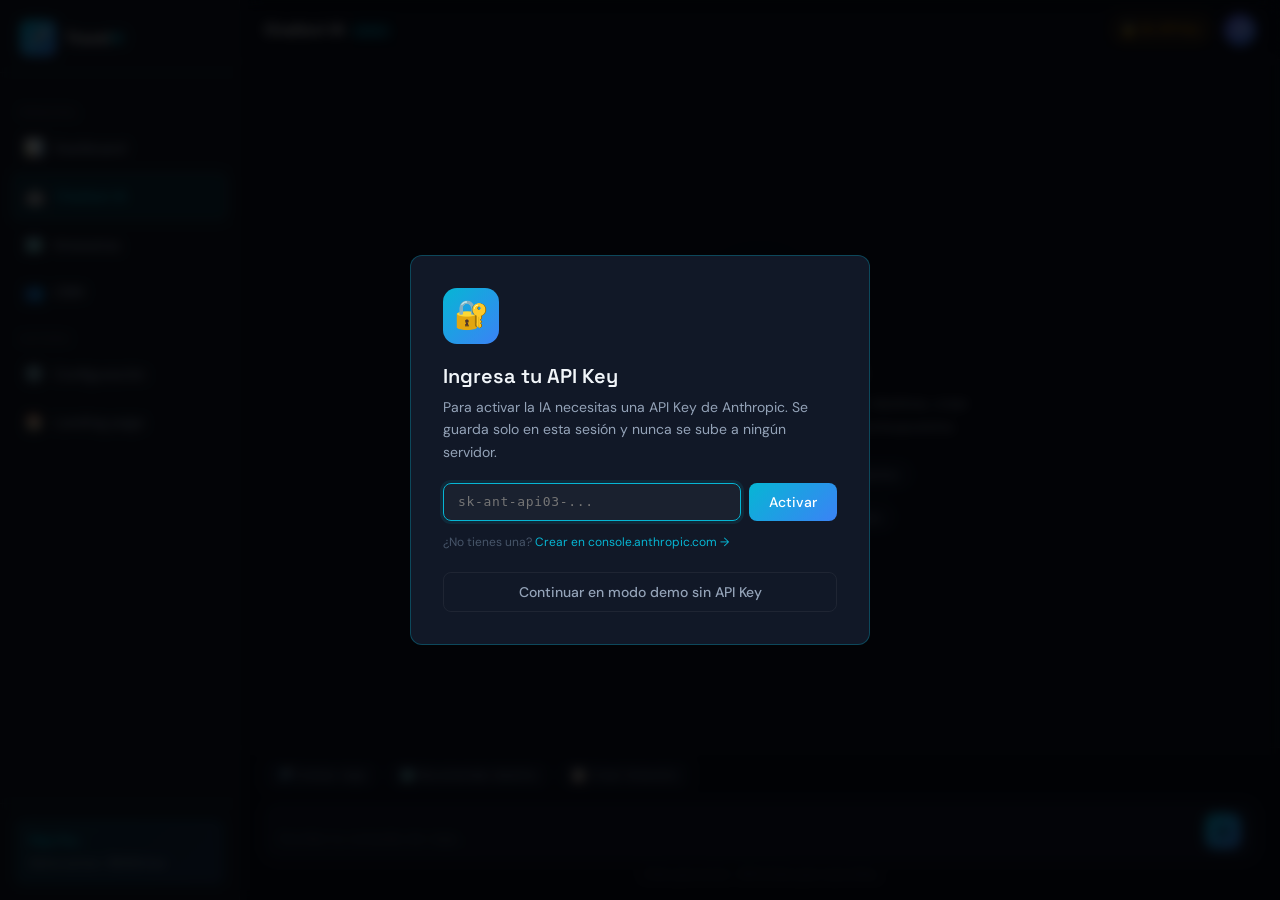
<file: app/chatbot.html>
<!DOCTYPE html>
<html lang="es">
<head>
  <meta charset="UTF-8">
  <meta name="viewport" content="width=device-width, initial-scale=1.0">
  <title>Chatbot IA — TravelAI Platform</title>
  <link rel="icon" href="data:image/svg+xml,<svg xmlns='http://www.w3.org/2000/svg' viewBox='0 0 100 100'><text y='.9em' font-size='90'>✈️</text></svg>">
  <link rel="stylesheet" href="../style.css">
  <script src="../config.js"></script>
  <style>
    /* ── API KEY MODAL ── */
    .apikey-overlay {
      display: none;
      position: fixed;
      inset: 0;
      background: rgba(0,0,0,0.8);
      z-index: 500;
      align-items: center;
      justify-content: center;
      padding: 20px;
      backdrop-filter: blur(6px);
    }
    .apikey-overlay.open { display: flex; }
    .apikey-modal {
      background: var(--bg-sidebar);
      border: 1px solid rgba(6,182,212,0.3);
      border-radius: var(--radius);
      padding: 32px;
      width: 100%;
      max-width: 460px;
      animation: modalIn 0.25s ease;
    }
    @keyframes modalIn { from { opacity:0;transform:scale(0.94); } to { opacity:1;transform:scale(1); } }
    .apikey-modal .modal-icon {
      width: 56px; height: 56px;
      border-radius: 14px;
      background: linear-gradient(135deg, var(--cyan), var(--blue));
      display: flex; align-items: center; justify-content: center;
      font-size: 28px;
      margin-bottom: 20px;
    }
    .apikey-modal h3 { font-size: 20px; margin-bottom: 8px; }
    .apikey-modal p { font-size: 14px; color: var(--text-secondary); line-height: 1.6; margin-bottom: 20px; }
    .apikey-input-row {
      display: flex;
      gap: 8px;
      margin-bottom: 12px;
    }
    .apikey-input-row input {
      flex: 1;
      font-family: monospace;
      font-size: 13px;
      letter-spacing: 0.05em;
    }
    .apikey-hint {
      font-size: 12px;
      color: var(--text-muted);
      margin-bottom: 20px;
    }
    .apikey-hint a { color: var(--cyan); }

    /* ── LOCK INDICATOR ── */
    .lock-indicator {
      display: flex;
      align-items: center;
      gap: 6px;
      font-size: 12px;
      font-weight: 500;
      cursor: pointer;
      padding: 5px 10px;
      border-radius: 20px;
      border: 1px solid;
      transition: all 0.2s;
    }
    .lock-indicator.locked {
      color: var(--green);
      border-color: rgba(16,185,129,0.3);
      background: rgba(16,185,129,0.08);
    }
    .lock-indicator.unlocked {
      color: var(--amber);
      border-color: rgba(245,158,11,0.3);
      background: rgba(245,158,11,0.08);
    }

    /* ── CHAT LAYOUT ── */
    .chat-layout { display: flex; flex-direction: column; height: calc(100vh - var(--header-height)); }

    .chat-container {
      flex: 1;
      overflow-y: auto;
      padding: 24px;
      display: flex;
      flex-direction: column;
      gap: 16px;
    }

    .chat-intro {
      text-align: center;
      padding: 32px;
      max-width: 500px;
      margin: auto;
    }
    .bot-avatar-big {
      width: 72px; height: 72px;
      border-radius: 50%;
      background: linear-gradient(135deg, var(--cyan), var(--blue));
      display: flex; align-items: center; justify-content: center;
      font-size: 36px;
      margin: 0 auto 16px;
      box-shadow: 0 0 32px rgba(6,182,212,0.3);
    }
    .chat-intro h3 { font-size: 20px; margin-bottom: 8px; }
    .chat-intro p { font-size: 14px; color: var(--text-secondary); line-height: 1.6; margin-bottom: 20px; }

    .quick-chips {
      display: flex;
      flex-wrap: wrap;
      justify-content: center;
      gap: 8px;
    }
    .quick-chip {
      background: var(--bg-card);
      border: 1px solid var(--border);
      border-radius: 20px;
      padding: 8px 16px;
      font-size: 13px;
      color: var(--text-secondary);
      cursor: pointer;
      transition: all 0.2s;
      font-family: var(--font-body);
    }
    .quick-chip:hover { border-color: var(--cyan); color: var(--cyan); background: var(--cyan-dim); }

    /* ── MESSAGES ── */
    .message { display: flex; gap: 10px; max-width: 80%; animation: fadeMsg 0.3s ease; }
    @keyframes fadeMsg { from { opacity:0;transform:translateY(8px); } to { opacity:1;transform:translateY(0); } }
    .message.user { align-self: flex-end; flex-direction: row-reverse; }
    .message.bot { align-self: flex-start; }

    .msg-avatar {
      width: 32px; height: 32px;
      border-radius: 50%;
      display: flex; align-items: center; justify-content: center;
      font-size: 16px;
      flex-shrink: 0;
      margin-top: 4px;
    }
    .message.bot .msg-avatar { background: linear-gradient(135deg, var(--cyan), var(--blue)); }
    .message.user .msg-avatar { background: linear-gradient(135deg, var(--purple), var(--blue)); }

    .msg-wrap { display: flex; flex-direction: column; max-width: 100%; }
    .message.user .msg-wrap { align-items: flex-end; }

    .msg-bubble {
      padding: 12px 16px;
      border-radius: 16px;
      font-size: 14px;
      line-height: 1.65;
    }
    .message.bot .msg-bubble {
      background: var(--bg-card);
      border: 1px solid var(--border);
      border-bottom-left-radius: 4px;
      color: var(--text-primary);
    }
    .message.user .msg-bubble {
      background: linear-gradient(135deg, rgba(6,182,212,0.2), rgba(59,130,246,0.2));
      border: 1px solid rgba(6,182,212,0.25);
      border-bottom-right-radius: 4px;
      color: var(--text-primary);
    }
    .msg-time { font-size: 11px; color: var(--text-muted); margin-top: 4px; padding: 0 2px; }

    /* Typing indicator */
    .typing-bubble { display: flex; gap: 4px; align-items: center; padding: 14px 18px; }
    .typing-bubble span {
      width: 8px; height: 8px;
      border-radius: 50%;
      background: var(--cyan);
      animation: typingBounce 1.2s infinite;
    }
    .typing-bubble span:nth-child(2) { animation-delay: 0.2s; }
    .typing-bubble span:nth-child(3) { animation-delay: 0.4s; }
    @keyframes typingBounce {
      0%,60%,100% { transform: translateY(0); opacity: 0.4; }
      30% { transform: translateY(-6px); opacity: 1; }
    }

    /* ── INPUT AREA ── */
    .chat-input-area {
      padding: 12px 24px 16px;
      background: rgba(10,15,30,0.85);
      backdrop-filter: blur(12px);
      border-top: 1px solid var(--border);
    }

    .quick-actions-bar {
      display: flex;
      gap: 8px;
      margin-bottom: 10px;
      overflow-x: auto;
      padding-bottom: 2px;
    }
    .quick-actions-bar::-webkit-scrollbar { height: 0; }

    .quick-action-btn {
      background: var(--bg-card);
      border: 1px solid var(--border);
      border-radius: 8px;
      padding: 6px 12px;
      font-size: 12px;
      color: var(--text-secondary);
      cursor: pointer;
      white-space: nowrap;
      transition: all 0.2s;
      font-family: var(--font-body);
    }
    .quick-action-btn:hover { border-color: var(--cyan); color: var(--cyan); background: var(--cyan-dim); }

    .input-row {
      display: flex;
      gap: 8px;
      align-items: flex-end;
      background: var(--bg-card);
      border: 1px solid var(--border);
      border-radius: 14px;
      padding: 10px 14px;
      transition: border-color 0.2s, box-shadow 0.2s;
    }
    .input-row:focus-within { border-color: var(--cyan); box-shadow: 0 0 0 3px rgba(6,182,212,0.1); }

    #chat-input {
      flex: 1;
      background: transparent;
      border: none;
      resize: none;
      color: var(--text-primary);
      font-family: var(--font-body);
      font-size: 14px;
      line-height: 1.5;
      max-height: 120px;
      outline: none;
      padding: 0;
    }
    #chat-input::placeholder { color: var(--text-muted); }

    #send-btn {
      width: 36px; height: 36px;
      border-radius: 10px;
      background: linear-gradient(135deg, var(--cyan), var(--blue));
      border: none;
      display: flex; align-items: center; justify-content: center;
      cursor: pointer;
      font-size: 16px;
      transition: all 0.2s;
      flex-shrink: 0;
    }
    #send-btn:hover { opacity: 0.85; transform: scale(1.05); }
    #send-btn:disabled { opacity: 0.4; cursor: not-allowed; transform: none; }

    .input-hint { font-size: 11px; color: var(--text-muted); margin-top: 6px; text-align: center; }

    .msg-bubble strong { color: var(--cyan); }
    .msg-bubble ul { padding-left: 18px; }
    .msg-bubble li { margin-bottom: 3px; }

    .error-bubble {
      background: rgba(239,68,68,0.1);
      border: 1px solid rgba(239,68,68,0.3);
    }

    @media (max-width: 768px) {
      .message { max-width: 92%; }
      .chat-container { padding: 16px; }
      .chat-input-area { padding: 10px 16px 14px; }
    }
  </style>
</head>
<body>

<!-- API KEY MODAL -->
<div class="apikey-overlay" id="apikey-modal">
  <div class="apikey-modal">
    <div class="modal-icon">🔐</div>
    <h3>Ingresa tu API Key</h3>
    <p>Para activar la IA necesitas una API Key de Anthropic. Se guarda solo en esta sesión y nunca se sube a ningún servidor.</p>
    <div class="apikey-input-row">
      <input type="password" id="apikey-input" placeholder="sk-ant-api03-..." />
      <button class="btn btn-primary" onclick="saveApiKey()">Activar</button>
    </div>
    <div class="apikey-hint">
      ¿No tienes una? <a href="https://console.anthropic.com" target="_blank">Crear en console.anthropic.com →</a>
    </div>
    <button class="btn btn-ghost" style="width:100%;justify-content:center;" onclick="useDemoMode()">Continuar en modo demo sin API Key</button>
  </div>
</div>

<div class="sidebar-overlay" id="overlay" onclick="toggleSidebar()"></div>

<div class="app-layout">
  <aside class="sidebar" id="sidebar">
    <div class="sidebar-logo">
      <div class="logo-icon">✈️</div>
      <div class="logo-text">Travel<span>AI</span></div>
    </div>
    <nav class="sidebar-nav">
      <div class="nav-label">Principal</div>
      <a href="dashboard.html" class="nav-item"><span class="nav-icon">📊</span> Dashboard</a>
      <a href="chatbot.html" class="nav-item active"><span class="nav-icon">🤖</span> Chatbot IA</a>
      <a href="itinerario.html" class="nav-item"><span class="nav-icon">🗺️</span> Itinerarios</a>
      <a href="crm.html" class="nav-item"><span class="nav-icon">👥</span> CRM</a>
      <div class="nav-label">Sistema</div>
      <a href="#" class="nav-item"><span class="nav-icon">⚙️</span> Configuración</a>
      <a href="../index.html" class="nav-item"><span class="nav-icon">🏠</span> Landing page</a>
    </nav>
    <div class="sidebar-footer">
      <div class="plan-badge">
        <div class="plan-name">Plan Pro</div>
        <div class="plan-desc">Demo activa · $599/mes</div>
      </div>
    </div>
  </aside>

  <div class="main-content">
    <header class="topbar">
      <button class="menu-toggle" onclick="toggleSidebar()">☰</button>
      <span class="topbar-title">Chatbot IA <span style="font-size:11px;background:rgba(6,182,212,0.15);color:var(--cyan);padding:2px 8px;border-radius:10px;font-family:var(--font-body);font-weight:500;">DEMO</span></span>
      <div class="topbar-actions">
        <div id="lock-indicator" class="lock-indicator unlocked" onclick="openApiKeyModal()" title="Clic para cambiar API Key">
          🔒 Sin API Key
        </div>
        <div class="avatar">JG</div>
      </div>
    </header>

    <div class="chat-layout">
      <div class="chat-container" id="chat-container">
        <div class="chat-intro" id="chat-intro">
          <div class="bot-avatar-big">🤖</div>
          <h3>Asistente de Viajes IA</h3>
          <p>Soy tu agente de viajes inteligente. Puedo cotizar destinos, crear itinerarios, resolver dudas sobre visas, clima y presupuestos.</p>
          <div class="quick-chips">
            <button class="quick-chip" onclick="sendQuick('Quiero cotizar un viaje a Cancún para 2 personas')">✈️ Cotizar viaje</button>
            <button class="quick-chip" onclick="sendQuick('¿Qué destinos recomiendas para luna de miel con $80,000 MXN?')">💑 Recomendar destino</button>
            <button class="quick-chip" onclick="sendQuick('¿Necesito visa para viajar a Europa desde México?')">🛂 Info de visas</button>
            <button class="quick-chip" onclick="sendQuick('Quiero un itinerario de 7 días en Japón')">🗾 Crear itinerario</button>
          </div>
        </div>
      </div>

      <div class="chat-input-area">
        <div class="quick-actions-bar">
          <button class="quick-action-btn" onclick="sendQuick('Quiero cotizar un viaje')">✈️ Cotizar viaje</button>
          <button class="quick-action-btn" onclick="sendQuick('Recomiéndame un destino')">🗺️ Recomendar destino</button>
          <button class="quick-action-btn" onclick="sendQuick('Crea un itinerario de viaje para mí')">📋 Crear itinerario</button>
        </div>
        <div class="input-row">
          <textarea id="chat-input" placeholder="Escribe tu consulta de viaje..." rows="1"></textarea>
          <button id="send-btn" onclick="sendMessage()">➤</button>
        </div>
        <div class="input-hint">Enter para enviar · Shift+Enter para nueva línea</div>
      </div>
    </div>
  </div>
</div>

<script>
  /* ── CONFIG ── */
  const SYSTEM_PROMPT = `Eres un asistente experto de agencia de viajes. Ayudas a cotizar viajes, recomendar destinos, crear itinerarios y responder dudas sobre visas, clima y presupuestos. Responde siempre en español, de forma amigable y profesional. Usa emojis apropiados. Incluye siempre estimaciones de precios en pesos mexicanos (MXN) cuando sea relevante.`;

  let apiKey = sessionStorage.getItem('travelai_api_key') || null;
  let isDemoMode = !apiKey;
  let conversationHistory = JSON.parse(sessionStorage.getItem('travelai_chat_history') || '[]');
  let isSending = false;

  /* ── SIDEBAR ── */
  function toggleSidebar() {
    document.getElementById('sidebar').classList.toggle('open');
    document.getElementById('overlay').classList.toggle('open');
  }

  /* ── API KEY ── */
  function openApiKeyModal() {
    document.getElementById('apikey-modal').classList.add('open');
    document.getElementById('apikey-input').value = apiKey || '';
    setTimeout(() => document.getElementById('apikey-input').focus(), 100);
  }

  function saveApiKey() {
    const val = document.getElementById('apikey-input').value.trim();
    if (!val) return;
    apiKey = val;
    isDemoMode = false;
    sessionStorage.setItem('travelai_api_key', apiKey);
    document.getElementById('apikey-modal').classList.remove('open');
    updateLockIndicator();
    appendSystem('✅ API Key activada. La IA está lista para responder en tiempo real.');
  }

  function useDemoMode() {
    isDemoMode = true;
    apiKey = null;
    document.getElementById('apikey-modal').classList.remove('open');
    updateLockIndicator();
  }

  function updateLockIndicator() {
    const el = document.getElementById('lock-indicator');
    if (!isDemoMode && apiKey) {
      el.className = 'lock-indicator locked';
      el.textContent = '🔓 API Key activa';
    } else {
      el.className = 'lock-indicator unlocked';
      el.textContent = '🔒 Sin API Key';
    }
  }

  /* ── CHAT UTILS ── */
  function getTime() {
    return new Date().toLocaleTimeString('es-MX', { hour: '2-digit', minute: '2-digit' });
  }

  function removeIntro() {
    const intro = document.getElementById('chat-intro');
    if (intro) intro.remove();
  }

  function appendMessage(role, content, isError = false) {
    removeIntro();
    const container = document.getElementById('chat-container');
    const isUser = role === 'user';
    const msgEl = document.createElement('div');
    msgEl.className = `message ${isUser ? 'user' : 'bot'}`;

    const formatted = content
      .replace(/\*\*(.*?)\*\*/g, '<strong>$1</strong>')
      .replace(/\*(.*?)\*/g, '<em>$1</em>')
      .replace(/\n/g, '<br>');

    msgEl.innerHTML = `
      <div class="msg-avatar">${isUser ? '👤' : '🤖'}</div>
      <div class="msg-wrap">
        <div class="msg-bubble${isError ? ' error-bubble' : ''}">${formatted}</div>
        <div class="msg-time">${getTime()}</div>
      </div>
    `;
    container.appendChild(msgEl);
    container.scrollTop = container.scrollHeight;
  }

  function appendSystem(text) {
    removeIntro();
    const container = document.getElementById('chat-container');
    const el = document.createElement('div');
    el.style.cssText = 'text-align:center;font-size:12px;color:var(--text-muted);padding:4px;';
    el.textContent = text;
    container.appendChild(el);
    container.scrollTop = container.scrollHeight;
  }

  function showTyping() {
    removeIntro();
    const container = document.getElementById('chat-container');
    const el = document.createElement('div');
    el.className = 'message bot';
    el.id = 'typing-indicator';
    el.innerHTML = `
      <div class="msg-avatar">🤖</div>
      <div class="msg-bubble">
        <div class="typing-bubble"><span></span><span></span><span></span></div>
      </div>
    `;
    container.appendChild(el);
    container.scrollTop = container.scrollHeight;
  }

  function removeTyping() {
    const el = document.getElementById('typing-indicator');
    if (el) el.remove();
  }

  function saveHistory() {
    sessionStorage.setItem('travelai_chat_history', JSON.stringify(conversationHistory.slice(-20)));
  }

  /* ── DEMO RESPONSES ── */
  const demoMap = [
    { keywords: ['cancún','cancun'], response: `¡Excelente elección! ✈️ **Cancún** es uno de los destinos más populares de México.\n\n**Cotización para 2 personas (7 noches):**\n\n🏨 Hotel todo incluido 4⭐: $28,000–$45,000 MXN\n✈️ Vuelos ida y vuelta: $6,000–$12,000 por persona\n🎯 Actividades y tours: $5,000–$10,000\n\n**Total estimado: $45,000–$79,000 MXN**\n\n📅 Mejor época: noviembre–abril (temporada seca).\n\n¿Te genero un itinerario completo día a día?` },
    { keywords: ['luna de miel','honeymoon','romántico','romantico'], response: `¡Qué emocionante! 💑 Con $80,000 MXN tengo excelentes opciones:\n\n**Opción 1: Riviera Maya 🏖️**\nTodo incluido 5⭐ + cenotes + cena romántica\n*$65,000–$75,000 MXN (7 noches, 2 pax)*\n\n**Opción 2: Cartagena, Colombia 🇨🇴**\nHotel boutique + isla privada\n*$60,000–$78,000 MXN (6 noches, 2 pax)*\n\n**Opción 3: Bali, Indonesia 🌺**\nVilla privada con piscina + SPA\n*$75,000–$80,000 MXN (8 noches, 2 pax)*\n\n¿Cuál les interesa? Personalizo el itinerario completo 🌙` },
    { keywords: ['visa','visas','europa','europe'], response: `¡Claro! México → Europa 🛂\n\n**Zona Schengen:** Los mexicanos entran **sin visa** hasta 90 días.\n\n✅ **Necesitas:**\n- Pasaporte vigente (mínimo 6 meses)\n- Seguro de viaje internacional\n- Reservas de hotel y vuelo\n- Fondos suficientes (~€50–100/día)\n\n⚠️ **UK:** Requiere ETA desde 2024 (~£10).\n\n🆕 **ETIAS desde 2025:** Trámite online ~€7, similar al ESTA de USA.\n\n¿A qué países vas? Te doy info específica de tu ruta.` },
    { keywords: ['japón','japon','japan'], response: `¡Japón es increíble! 🗾 Itinerario express 7 días:\n\n**Día 1–3: Tokio 🏙️**\nSenso-ji, Harajuku, Shibuya Crossing, Akihabara\n\n**Día 4: Nikko ⛩️**\nSantuarios UNESCO + Cataratas Kegon\n\n**Día 5–6: Kioto → Osaka 🏯**\nFushimi Inari, Arashiyama, Dotonbori\n\n**Día 7: Vuelo de regreso ✈️**\n\n**💰 Presupuesto (2 personas):**\n- Vuelos: $30,000–$50,000 MXN\n- Hoteles 7 noches: $18,000–$35,000\n- Comidas + tours: $12,000–$20,000\n- **Total: $60,000–$105,000 MXN**\n\n¿Genero el itinerario completo con reservaciones?` },
    { keywords: ['recomienda','recomiendas','destino','donde ir'], response: `¡Con gusto! 🌍 Los mejores destinos ahora mismo:\n\n**🏖️ Playa:**\nCancún, Tulum, Huatulco, Los Cabos\n\n**🏛️ Cultura:**\nOaxaca, CDMX, Guanajuato, Mérida\n\n**🌍 Internacional:**\nEuropa, Japón, Colombia, Perú\n\n**💑 Luna de miel:**\nBali, Maldivas, Riviera Maya, Italia\n\n¿Tienes fechas y presupuesto en mente? Con eso te armo una recomendación personalizada.` },
    { keywords: ['itinerario','viaje en'], response: `¡Por supuesto! Para crear tu itinerario necesito:\n\n1. 📍 **Destino** — ¿A dónde quieres ir?\n2. 📅 **Fechas** — ¿Cuándo y por cuántos días?\n3. 👥 **Personas** — ¿Cuántos viajan?\n4. 💰 **Presupuesto** — ¿Tienes un rango?\n5. 🎯 **Tipo de viaje** — ¿Playa, cultura, aventura?\n\nCon esos datos te genero un itinerario detallado día por día con hoteles, actividades y tips. 🗺️` },
  ];

  function getDemoResponse(msg) {
    const m = msg.toLowerCase();
    for (const item of demoMap) {
      if (item.keywords.some(k => m.includes(k))) return item.response;
    }
    return `¡Hola! Soy tu asistente de viajes 🌍✈️\n\nEstoy aquí para ayudarte con:\n- 💰 Cotizaciones personalizadas\n- 🗺️ Itinerarios día a día\n- 🛂 Info de visas y requisitos\n- 🌤️ Mejor época para visitar\n- 🏨 Recomendaciones de hoteles\n\n¿A dónde quieres viajar? Cuéntame tu sueño y lo hacemos realidad. 😊`;
  }

  /* ── SEND MESSAGE ── */
  async function sendMessage() {
    if (isSending) return;
    const input = document.getElementById('chat-input');
    const sendBtn = document.getElementById('send-btn');
    const text = input.value.trim();
    if (!text) return;

    input.value = '';
    input.style.height = 'auto';
    sendBtn.disabled = true;
    isSending = true;

    appendMessage('user', text);
    conversationHistory.push({ role: 'user', content: text });
    saveHistory();

    showTyping();

    let response = '';

    if (isDemoMode || !apiKey) {
      await new Promise(r => setTimeout(r, 1000 + Math.random() * 800));
      removeTyping();
      response = getDemoResponse(text);
      appendMessage('bot', response);
    } else {
      try {
        const res = await fetch(TRAVELAI_CONFIG.apiEndpoint, {
          method: 'POST',
          headers: {
            'x-api-key': apiKey,
            'anthropic-version': '2023-06-01',
            'content-type': 'application/json',
            'anthropic-dangerous-direct-browser-access': 'true',
          },
          body: JSON.stringify({
            model: TRAVELAI_CONFIG.model,
            max_tokens: TRAVELAI_CONFIG.maxTokens,
            system: SYSTEM_PROMPT,
            messages: conversationHistory,
          }),
        });

        removeTyping();

        if (!res.ok) {
          const err = await res.json().catch(() => ({}));
          const msg = err.error?.message || `HTTP ${res.status}`;
          appendMessage('bot', `Error de conexión. Verifica tu API Key.\n\nDetalle: ${msg}`, true);
          isSending = false;
          sendBtn.disabled = false;
          return;
        }

        const data = await res.json();
        response = data.content?.[0]?.text || 'Respuesta vacía del servidor.';
        appendMessage('bot', response);
      } catch (e) {
        removeTyping();
        appendMessage('bot', 'Error de conexión. Verifica tu API Key y que tengas acceso a internet.', true);
        isSending = false;
        sendBtn.disabled = false;
        return;
      }
    }

    conversationHistory.push({ role: 'assistant', content: response });
    saveHistory();
    isSending = false;
    sendBtn.disabled = false;
    input.focus();
  }

  function sendQuick(text) {
    document.getElementById('chat-input').value = text;
    sendMessage();
  }

  /* ── INPUT AUTO-RESIZE & ENTER ── */
  const chatInput = document.getElementById('chat-input');
  chatInput.addEventListener('input', function() {
    this.style.height = 'auto';
    this.style.height = Math.min(this.scrollHeight, 120) + 'px';
  });
  chatInput.addEventListener('keydown', function(e) {
    if (e.key === 'Enter' && !e.shiftKey) { e.preventDefault(); sendMessage(); }
  });

  document.getElementById('apikey-input').addEventListener('keydown', e => {
    if (e.key === 'Enter') saveApiKey();
  });

  /* ── INIT ── */
  function init() {
    updateLockIndicator();

    // Restore history
    if (conversationHistory.length > 0) {
      document.getElementById('chat-intro')?.remove();
      conversationHistory.forEach(m => {
        appendMessage(m.role, m.content);
      });
    }

    // Show API key modal if no key stored
    if (!apiKey) {
      setTimeout(() => openApiKeyModal(), 400);
    }
  }

  init();
</script>
</body>
</html>
</file>
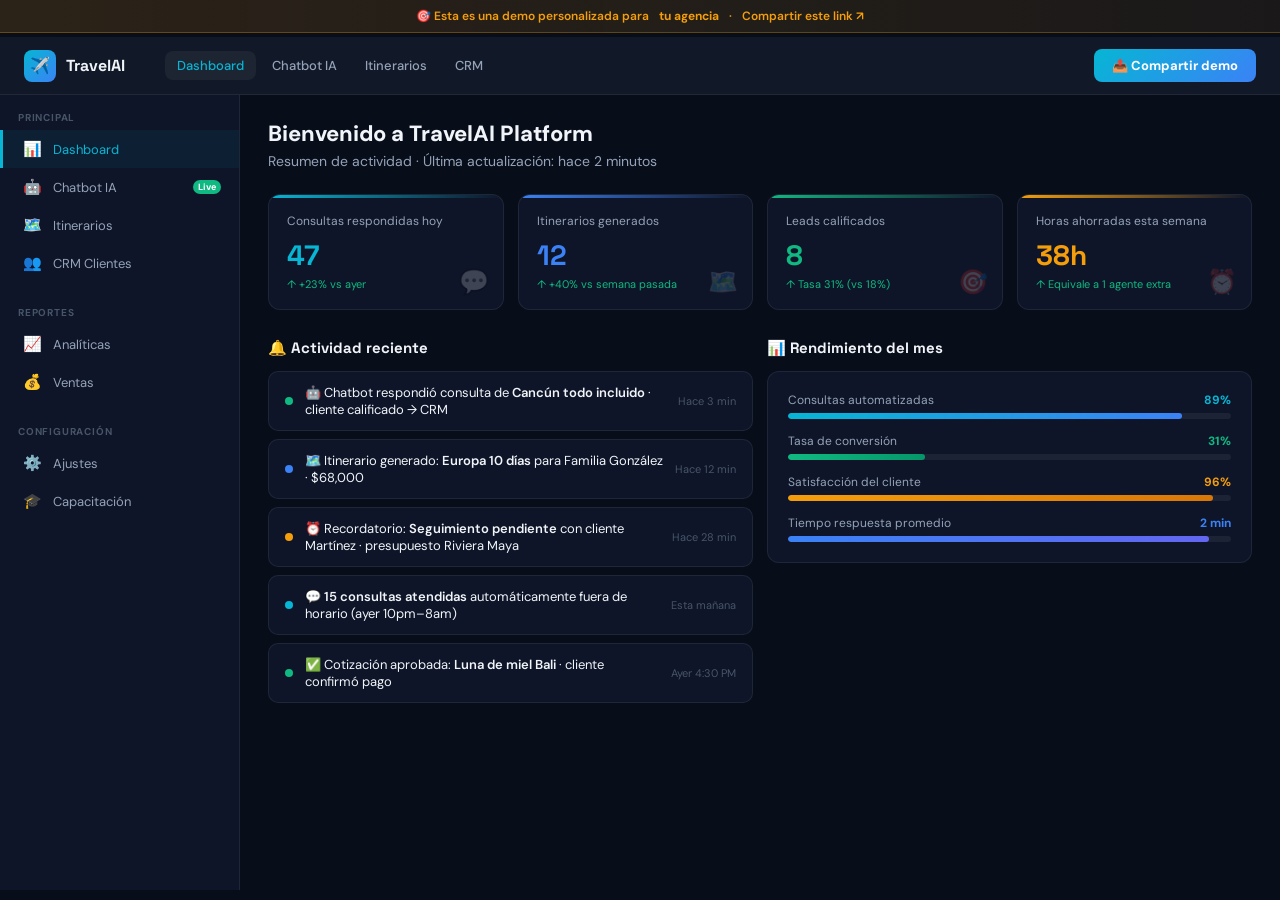
<file: app/demo-agencia.html>
<!DOCTYPE html>
<html lang="es">
<head>
  <meta charset="UTF-8">
  <meta name="viewport" content="width=device-width, initial-scale=1.0">
  <title id="pageTitle">TravelAI Platform — Demo</title>
  <link rel="preconnect" href="https://fonts.googleapis.com">
  <link href="https://fonts.googleapis.com/css2?family=Space+Grotesk:wght@400;500;600;700;800&family=DM+Sans:wght@400;500;700&display=swap" rel="stylesheet">
  <style>
    :root{
      --bg:#080d1a;--bg2:#0e1528;--bg3:#111827;--bg4:#1a2236;
      --bdr:rgba(255,255,255,.07);--bdr-c:rgba(6,182,212,.3);
      --c:#06b6d4;--cd:rgba(6,182,212,.1);--b:#3b82f6;--g:#10b981;
      --a:#f59e0b;--r:#ef4444;--p:#6366f1;
      --t:#f1f5f9;--t2:#94a3b8;--t3:#475569;
      --fh:'Space Grotesk',sans-serif;--fb:'DM Sans',sans-serif
    }
    *,*::before,*::after{box-sizing:border-box;margin:0;padding:0}
    body{font-family:var(--fb);background:var(--bg);color:var(--t);-webkit-font-smoothing:antialiased;min-height:100vh;overflow-x:hidden}
    h1,h2,h3,h4{font-family:var(--fh);line-height:1.2}
    a{color:inherit;text-decoration:none}

    /* DEMO BANNER */
    .demo-banner{background:linear-gradient(90deg,rgba(245,158,11,.15),rgba(245,158,11,.08));border-bottom:1px solid rgba(245,158,11,.3);padding:8px 20px;display:flex;align-items:center;justify-content:center;gap:10px;font-size:12px;color:var(--a);font-weight:600;position:sticky;top:0;z-index:300}
    .demo-banner a{color:var(--c);text-decoration:underline;cursor:pointer}

    /* TOP NAV */
    .topnav{background:var(--bg3);border-bottom:1px solid var(--bdr);padding:12px 24px;display:flex;align-items:center;gap:16px;position:sticky;top:37px;z-index:200}
    .nav-logo{display:flex;align-items:center;gap:10px;font-family:var(--fh);font-weight:800;font-size:16px}
    .nav-sq{width:32px;height:32px;background:linear-gradient(135deg,var(--c),var(--b));border-radius:8px;display:flex;align-items:center;justify-content:center;font-size:16px}
    .nav-brand{font-size:13px;font-weight:600;color:var(--t);opacity:.8}
    .nav-links{display:flex;gap:4px;flex:1;margin-left:24px}
    .nav-link{padding:6px 12px;border-radius:8px;font-size:13px;color:var(--t2);cursor:pointer;transition:all .2s;font-weight:500}
    .nav-link:hover,.nav-link.on{color:var(--t);background:rgba(255,255,255,.05)}
    .nav-link.on{color:var(--c)}
    .nav-cta{margin-left:auto;padding:8px 18px;background:linear-gradient(135deg,var(--c),var(--b));color:#fff;border-radius:8px;font-size:13px;font-weight:700;border:none;cursor:pointer;transition:opacity .2s;font-family:var(--fb)}
    .nav-cta:hover{opacity:.88}

    /* MAIN APP LAYOUT */
    .app-wrap{display:grid;grid-template-columns:240px 1fr;min-height:calc(100vh - 101px)}
    .sidebar{background:var(--bg2);border-right:1px solid var(--bdr);padding:20px 0;position:sticky;top:101px;height:calc(100vh - 101px);overflow-y:auto}
    .sb-section{margin-bottom:24px}
    .sb-label{font-size:10px;font-weight:700;text-transform:uppercase;letter-spacing:.8px;color:var(--t3);padding:0 18px;margin-bottom:6px}
    .sb-item{display:flex;align-items:center;gap:10px;padding:9px 18px;cursor:pointer;transition:all .2s;border-left:3px solid transparent;font-size:13px;color:var(--t2)}
    .sb-item:hover{color:var(--t);background:rgba(255,255,255,.03)}
    .sb-item.on{color:var(--c);background:rgba(6,182,212,.06);border-left-color:var(--c)}
    .sb-icon{width:22px;text-align:center;font-size:15px;flex-shrink:0}
    .sb-badge{margin-left:auto;background:var(--c);color:#000;font-size:9px;font-weight:800;padding:1px 5px;border-radius:10px}
    .sb-new{background:var(--g);color:#fff}

    /* CONTENT AREA */
    .content{flex:1;overflow:hidden}

    /* VIEWS */
    .view{display:none;padding:28px;animation:fadeIn .2s ease}
    .view.on{display:block}
    @keyframes fadeIn{from{opacity:0;transform:translateY(6px)}to{opacity:1;transform:translateY(0)}}

    /* DASHBOARD VIEW */
    .dash-header{margin-bottom:24px}
    .dash-greeting{font-size:22px;font-weight:800;margin-bottom:4px}
    .dash-sub{font-size:14px;color:var(--t2)}
    .metrics-grid{display:grid;grid-template-columns:repeat(4,1fr);gap:14px;margin-bottom:28px}
    .metric-card{background:var(--bg2);border:1px solid var(--bdr);border-radius:12px;padding:18px;position:relative;overflow:hidden}
    .metric-card::before{content:'';position:absolute;top:0;left:0;right:0;height:3px}
    .mc-cyan::before{background:linear-gradient(90deg,var(--c),transparent)}
    .mc-blue::before{background:linear-gradient(90deg,var(--b),transparent)}
    .mc-green::before{background:linear-gradient(90deg,var(--g),transparent)}
    .mc-amber::before{background:linear-gradient(90deg,var(--a),transparent)}
    .m-label{font-size:12px;color:var(--t2);margin-bottom:8px}
    .m-val{font-family:var(--fh);font-size:28px;font-weight:800}
    .m-val.cyan{color:var(--c)}
    .m-val.blue{color:var(--b)}
    .m-val.green{color:var(--g)}
    .m-val.amber{color:var(--a)}
    .m-change{font-size:11px;margin-top:4px;display:flex;align-items:center;gap:4px}
    .m-up{color:var(--g)}
    .m-icon{font-size:24px;position:absolute;bottom:12px;right:14px;opacity:.2}

    /* ACTIVITY */
    .section-title{font-family:var(--fh);font-size:15px;font-weight:700;margin-bottom:14px;display:flex;align-items:center;gap:8px}
    .activity-list{display:flex;flex-direction:column;gap:8px}
    .activity-item{background:var(--bg2);border:1px solid var(--bdr);border-radius:10px;padding:12px 16px;display:flex;align-items:center;gap:12px}
    .ai-dot{width:8px;height:8px;border-radius:50%;flex-shrink:0}
    .ai-text{flex:1;font-size:13px}
    .ai-text strong{font-weight:600}
    .ai-time{font-size:11px;color:var(--t3)}
    .two-col{display:grid;grid-template-columns:1fr 1fr;gap:14px;margin-top:20px}

    /* CHATBOT VIEW */
    .chat-wrap{display:grid;grid-template-columns:300px 1fr;gap:0;height:calc(100vh - 165px);max-height:700px}
    .chat-list{background:var(--bg2);border-right:1px solid var(--bdr);overflow-y:auto}
    .chat-list-item{padding:14px 16px;border-bottom:1px solid var(--bdr);cursor:pointer;transition:background .15s}
    .chat-list-item:hover{background:rgba(255,255,255,.03)}
    .chat-list-item.on{background:rgba(6,182,212,.06)}
    .cli-name{font-size:13px;font-weight:600;margin-bottom:2px}
    .cli-msg{font-size:11px;color:var(--t2);white-space:nowrap;overflow:hidden;text-overflow:ellipsis}
    .cli-time{font-size:10px;color:var(--t3);float:right}
    .chat-area{display:flex;flex-direction:column}
    .chat-topbar{background:var(--bg3);border-bottom:1px solid var(--bdr);padding:12px 16px;display:flex;align-items:center;gap:10px}
    .chat-avatar{width:32px;height:32px;border-radius:50%;background:linear-gradient(135deg,var(--b),var(--p));display:flex;align-items:center;justify-content:center;font-size:14px}
    .chat-client-name{font-size:14px;font-weight:600}
    .chat-status{font-size:11px;color:var(--g);display:flex;align-items:center;gap:4px}
    .chat-status::before{content:'';display:inline-block;width:6px;height:6px;border-radius:50%;background:var(--g)}
    .chat-messages{flex:1;overflow-y:auto;padding:16px;display:flex;flex-direction:column;gap:10px}
    .msg{max-width:75%;padding:10px 13px;border-radius:12px;font-size:13px;line-height:1.5}
    .msg-bot{background:var(--bg4);border:1px solid var(--bdr);align-self:flex-start;border-radius:4px 12px 12px 12px}
    .msg-user{background:linear-gradient(135deg,var(--c),var(--b));align-self:flex-end;color:#fff;border-radius:12px 12px 4px 12px}
    .msg-ai{background:rgba(99,102,241,.12);border:1px solid rgba(99,102,241,.2);align-self:flex-start;border-radius:4px 12px 12px 12px}
    .msg-label{font-size:10px;color:var(--t3);margin-bottom:8px}
    .chat-input-row{padding:12px 16px;border-top:1px solid var(--bdr);display:flex;gap:8px}
    .chat-input{flex:1;background:var(--bg4);border:1px solid var(--bdr);border-radius:8px;padding:9px 12px;color:var(--t);font-family:var(--fb);font-size:13px;outline:none;transition:border-color .2s}
    .chat-input:focus{border-color:var(--bdr-c)}
    .send-btn{padding:9px 16px;background:linear-gradient(135deg,var(--c),var(--b));color:#fff;border:none;border-radius:8px;font-size:13px;font-weight:600;cursor:pointer;transition:opacity .2s}
    .send-btn:hover{opacity:.88}

    /* ITINERARIOS VIEW */
    .itin-grid{display:grid;grid-template-columns:320px 1fr;gap:16px;height:calc(100vh - 165px)}
    .itin-form{background:var(--bg2);border:1px solid var(--bdr);border-radius:12px;padding:20px;overflow-y:auto}
    .form-group{margin-bottom:16px}
    .form-label{font-size:12px;font-weight:600;color:var(--t2);margin-bottom:6px;display:block}
    .form-input,.form-select{width:100%;background:var(--bg4);border:1px solid var(--bdr);border-radius:8px;padding:9px 12px;color:var(--t);font-family:var(--fb);font-size:13px;outline:none;transition:border-color .2s}
    .form-input:focus,.form-select:focus{border-color:var(--bdr-c)}
    .form-select option{background:var(--bg3)}
    .gen-btn{width:100%;padding:11px;background:linear-gradient(135deg,var(--c),var(--b));color:#fff;border:none;border-radius:9px;font-family:var(--fb);font-size:14px;font-weight:700;cursor:pointer;transition:all .2s;margin-top:4px}
    .gen-btn:hover{opacity:.88;transform:translateY(-1px)}
    .itin-result{background:var(--bg2);border:1px solid var(--bdr);border-radius:12px;overflow:hidden;display:flex;flex-direction:column}
    .itin-result-header{padding:16px 20px;border-bottom:1px solid var(--bdr);display:flex;align-items:center;justify-content:space-between}
    .itin-result-title{font-family:var(--fh);font-size:16px;font-weight:700}
    .export-btn{display:flex;align-items:center;gap:6px;padding:7px 14px;background:rgba(16,185,129,.1);border:1px solid rgba(16,185,129,.25);color:var(--g);border-radius:8px;font-size:12px;font-weight:600;cursor:pointer;transition:all .2s}
    .export-btn:hover{background:rgba(16,185,129,.18)}
    .itin-days{padding:20px;overflow-y:auto;flex:1;display:flex;flex-direction:column;gap:14px}
    .day-card{background:var(--bg4);border:1px solid var(--bdr);border-radius:10px;overflow:hidden}
    .day-header{padding:10px 14px;display:flex;align-items:center;justify-content:space-between}
    .day-num{font-family:var(--fh);font-size:13px;font-weight:700}
    .day-title{font-size:12px;color:var(--t2)}
    .day-body{padding:12px 14px;display:flex;flex-direction:column;gap:8px;border-top:1px solid var(--bdr)}
    .activity-row{display:flex;gap:8px;align-items:flex-start;font-size:12px}
    .act-time{color:var(--t3);min-width:44px;font-weight:600;flex-shrink:0}
    .act-desc{color:var(--t2);line-height:1.4}
    .cost-row{display:flex;align-items:center;justify-content:space-between;padding:10px 14px;background:rgba(6,182,212,.04);border-top:1px solid var(--bdr)}
    .cost-label{font-size:12px;color:var(--t2)}
    .cost-val{font-family:var(--fh);font-size:14px;font-weight:700;color:var(--c)}

    /* CRM VIEW */
    .crm-grid{display:grid;grid-template-columns:repeat(3,1fr);gap:14px}
    .crm-col-title{font-family:var(--fh);font-size:13px;font-weight:700;padding:12px 0;display:flex;align-items:center;gap:6px}
    .crm-count{background:rgba(255,255,255,.08);padding:2px 8px;border-radius:10px;font-size:11px;font-weight:600;color:var(--t2)}
    .crm-cards{display:flex;flex-direction:column;gap:8px}
    .crm-card{background:var(--bg2);border:1px solid var(--bdr);border-radius:10px;padding:14px}
    .crm-card:hover{border-color:rgba(255,255,255,.12);transform:translateY(-1px);transition:all .2s}
    .crm-card-name{font-size:13px;font-weight:600;margin-bottom:4px}
    .crm-card-dest{font-size:12px;color:var(--t2);margin-bottom:8px}
    .crm-card-tags{display:flex;gap:4px;flex-wrap:wrap;margin-bottom:10px}
    .tag{font-size:10px;padding:2px 7px;border-radius:10px;font-weight:600}
    .tag-cyan{background:var(--cd);color:var(--c)}
    .tag-green{background:rgba(16,185,129,.1);color:var(--g)}
    .tag-amber{background:rgba(245,158,11,.1);color:var(--a)}
    .tag-red{background:rgba(239,68,68,.1);color:var(--r)}
    .crm-card-meta{display:flex;align-items:center;justify-content:space-between;font-size:11px;color:var(--t3)}
    .crm-card-val{font-family:var(--fh);font-size:14px;font-weight:700;color:var(--g)}

    /* SHARE PANEL */
    .share-panel{position:fixed;bottom:24px;right:24px;z-index:400;background:var(--bg3);border:1px solid var(--bdr-c);border-radius:14px;padding:14px 18px;box-shadow:0 8px 32px rgba(0,0,0,.4);max-width:280px;display:none}
    .share-panel.on{display:block}
    .sp-title{font-family:var(--fh);font-size:13px;font-weight:700;margin-bottom:8px;display:flex;align-items:center;gap:6px}
    .sp-url{font-size:11px;color:var(--t2);background:var(--bg2);padding:6px 10px;border-radius:6px;word-break:break-all;margin-bottom:8px;line-height:1.4}
    .sp-btns{display:flex;gap:6px}
    .sp-btn{flex:1;padding:6px;border:none;border-radius:6px;font-size:11px;font-weight:600;cursor:pointer;transition:all .2s}
    .sp-copy{background:linear-gradient(135deg,var(--c),var(--b));color:#fff}
    .sp-copy:hover{opacity:.88}
    .sp-close{background:rgba(255,255,255,.07);color:var(--t2)}
    .sp-close:hover{background:rgba(255,255,255,.12)}

    /* RESPONSIVE */
    @media(max-width:1024px){
      .app-wrap{grid-template-columns:1fr}
      .sidebar{display:none}
      .metrics-grid{grid-template-columns:repeat(2,1fr)}
      .itin-grid{grid-template-columns:1fr}
      .chat-wrap{grid-template-columns:1fr}
      .chat-list{display:none}
      .crm-grid{grid-template-columns:1fr 1fr}
    }
    @media(max-width:640px){
      .metrics-grid{grid-template-columns:1fr 1fr}
      .two-col{grid-template-columns:1fr}
      .crm-grid{grid-template-columns:1fr}
      .view{padding:16px}
    }
  </style>
</head>
<body>

<!-- DEMO BANNER -->
<div class="demo-banner">
  🎯 Esta es una demo personalizada para <strong id="bannerName">tu agencia</strong> ·
  <span onclick="showShare()" style="cursor:pointer">Compartir este link ↗</span>
</div>

<!-- TOP NAV -->
<nav class="topnav">
  <div class="nav-logo">
    <div class="nav-sq">✈️</div>
    <span id="navBrand">TravelAI</span>
  </div>
  <div class="nav-links">
    <div class="nav-link on" onclick="showView('dashboard',this)">Dashboard</div>
    <div class="nav-link" onclick="showView('chatbot',this)">Chatbot IA</div>
    <div class="nav-link" onclick="showView('itinerarios',this)">Itinerarios</div>
    <div class="nav-link" onclick="showView('crm',this)">CRM</div>
  </div>
  <button class="nav-cta" onclick="showShare()">📤 Compartir demo</button>
</nav>

<!-- APP LAYOUT -->
<div class="app-wrap">

  <!-- SIDEBAR -->
  <aside class="sidebar">
    <div class="sb-section">
      <div class="sb-label">Principal</div>
      <div class="sb-item on" onclick="showView('dashboard',null)"><span class="sb-icon">📊</span> Dashboard</div>
      <div class="sb-item" onclick="showView('chatbot',null)"><span class="sb-icon">🤖</span> Chatbot IA <span class="sb-badge sb-new">Live</span></div>
      <div class="sb-item" onclick="showView('itinerarios',null)"><span class="sb-icon">🗺️</span> Itinerarios</div>
      <div class="sb-item" onclick="showView('crm',null)"><span class="sb-icon">👥</span> CRM Clientes</div>
    </div>
    <div class="sb-section">
      <div class="sb-label">Reportes</div>
      <div class="sb-item"><span class="sb-icon">📈</span> Analíticas</div>
      <div class="sb-item"><span class="sb-icon">💰</span> Ventas</div>
    </div>
    <div class="sb-section">
      <div class="sb-label">Configuración</div>
      <div class="sb-item"><span class="sb-icon">⚙️</span> Ajustes</div>
      <div class="sb-item"><span class="sb-icon">🎓</span> Capacitación</div>
    </div>
  </aside>

  <!-- CONTENT -->
  <main class="content">

    <!-- DASHBOARD -->
    <div class="view on" id="view-dashboard">
      <div class="dash-header">
        <div class="dash-greeting" id="dashGreeting">Bienvenido a TravelAI Platform</div>
        <div class="dash-sub">Resumen de actividad · Última actualización: hace 2 minutos</div>
      </div>

      <div class="metrics-grid">
        <div class="metric-card mc-cyan">
          <div class="m-label">Consultas respondidas hoy</div>
          <div class="m-val cyan">47</div>
          <div class="m-change m-up">↑ +23% vs ayer</div>
          <div class="m-icon">💬</div>
        </div>
        <div class="metric-card mc-blue">
          <div class="m-label">Itinerarios generados</div>
          <div class="m-val blue">12</div>
          <div class="m-change m-up">↑ +40% vs semana pasada</div>
          <div class="m-icon">🗺️</div>
        </div>
        <div class="metric-card mc-green">
          <div class="m-label">Leads calificados</div>
          <div class="m-val green">8</div>
          <div class="m-change m-up">↑ Tasa 31% (vs 18%)</div>
          <div class="m-icon">🎯</div>
        </div>
        <div class="metric-card mc-amber">
          <div class="m-label">Horas ahorradas esta semana</div>
          <div class="m-val amber">38h</div>
          <div class="m-change m-up">↑ Equivale a 1 agente extra</div>
          <div class="m-icon">⏰</div>
        </div>
      </div>

      <div class="two-col">
        <div>
          <div class="section-title">🔔 Actividad reciente</div>
          <div class="activity-list">
            <div class="activity-item">
              <div class="ai-dot" style="background:var(--g)"></div>
              <div class="ai-text">🤖 Chatbot respondió consulta de <strong>Cancún todo incluido</strong> · cliente calificado → CRM</div>
              <div class="ai-time">Hace 3 min</div>
            </div>
            <div class="activity-item">
              <div class="ai-dot" style="background:var(--b)"></div>
              <div class="ai-text">🗺️ Itinerario generado: <strong>Europa 10 días</strong> para Familia González · $68,000</div>
              <div class="ai-time">Hace 12 min</div>
            </div>
            <div class="activity-item">
              <div class="ai-dot" style="background:var(--a)"></div>
              <div class="ai-text">⏰ Recordatorio: <strong>Seguimiento pendiente</strong> con cliente Martínez · presupuesto Riviera Maya</div>
              <div class="ai-time">Hace 28 min</div>
            </div>
            <div class="activity-item">
              <div class="ai-dot" style="background:var(--c)"></div>
              <div class="ai-text">💬 <strong>15 consultas atendidas</strong> automáticamente fuera de horario (ayer 10pm–8am)</div>
              <div class="ai-time">Esta mañana</div>
            </div>
            <div class="activity-item">
              <div class="ai-dot" style="background:var(--g)"></div>
              <div class="ai-text">✅ Cotización aprobada: <strong>Luna de miel Bali</strong> · cliente confirmó pago</div>
              <div class="ai-time">Ayer 4:30 PM</div>
            </div>
          </div>
        </div>
        <div>
          <div class="section-title">📊 Rendimiento del mes</div>
          <div style="background:var(--bg2);border:1px solid var(--bdr);border-radius:12px;padding:20px">
            <div style="display:flex;flex-direction:column;gap:14px">
              <div>
                <div style="display:flex;justify-content:space-between;font-size:12px;margin-bottom:5px">
                  <span style="color:var(--t2)">Consultas automatizadas</span>
                  <span style="color:var(--c);font-weight:700">89%</span>
                </div>
                <div style="background:rgba(255,255,255,.06);height:6px;border-radius:3px;overflow:hidden">
                  <div style="width:89%;height:100%;background:linear-gradient(90deg,var(--c),var(--b));border-radius:3px"></div>
                </div>
              </div>
              <div>
                <div style="display:flex;justify-content:space-between;font-size:12px;margin-bottom:5px">
                  <span style="color:var(--t2)">Tasa de conversión</span>
                  <span style="color:var(--g);font-weight:700">31%</span>
                </div>
                <div style="background:rgba(255,255,255,.06);height:6px;border-radius:3px;overflow:hidden">
                  <div style="width:31%;height:100%;background:linear-gradient(90deg,var(--g),#059669);border-radius:3px"></div>
                </div>
              </div>
              <div>
                <div style="display:flex;justify-content:space-between;font-size:12px;margin-bottom:5px">
                  <span style="color:var(--t2)">Satisfacción del cliente</span>
                  <span style="color:var(--a);font-weight:700">96%</span>
                </div>
                <div style="background:rgba(255,255,255,.06);height:6px;border-radius:3px;overflow:hidden">
                  <div style="width:96%;height:100%;background:linear-gradient(90deg,var(--a),#d97706);border-radius:3px"></div>
                </div>
              </div>
              <div>
                <div style="display:flex;justify-content:space-between;font-size:12px;margin-bottom:5px">
                  <span style="color:var(--t2)">Tiempo respuesta promedio</span>
                  <span style="color:var(--b);font-weight:700">2 min</span>
                </div>
                <div style="background:rgba(255,255,255,.06);height:6px;border-radius:3px;overflow:hidden">
                  <div style="width:95%;height:100%;background:linear-gradient(90deg,var(--b),var(--p));border-radius:3px"></div>
                </div>
              </div>
            </div>
          </div>
        </div>
      </div>
    </div>

    <!-- CHATBOT -->
    <div class="view" id="view-chatbot">
      <div class="section-title" style="margin-bottom:14px">🤖 Chatbot IA — Conversaciones en tiempo real</div>
      <div class="chat-wrap">
        <div class="chat-list">
          <div style="padding:12px 14px;border-bottom:1px solid var(--bdr);font-size:11px;color:var(--t3);font-weight:700;text-transform:uppercase;letter-spacing:.5px">Conversaciones activas (5)</div>
          <div class="chat-list-item on">
            <span class="cli-time">Ahora</span>
            <div class="cli-name">María López</div>
            <div class="cli-msg">¿Tienen paquetes para Cancún en mayo?</div>
          </div>
          <div class="chat-list-item">
            <span class="cli-time">2 min</span>
            <div class="cli-name">Roberto Garza</div>
            <div class="cli-msg">¿Incluye seguro de viaje el paquete?</div>
          </div>
          <div class="chat-list-item">
            <span class="cli-time">8 min</span>
            <div class="cli-name">Ana Martínez</div>
            <div class="cli-msg">Gracias! Voy a hablar con mi esposo</div>
          </div>
          <div class="chat-list-item">
            <span class="cli-time">15 min</span>
            <div class="cli-name">Carlos Flores</div>
            <div class="cli-msg">¿Cuánto sale Europa en agosto?</div>
          </div>
          <div class="chat-list-item">
            <span class="cli-time">1h</span>
            <div class="cli-name">Silvia Reyes</div>
            <div class="cli-msg">Quiero información de cruceros</div>
          </div>
        </div>
        <div class="chat-area">
          <div class="chat-topbar">
            <div class="chat-avatar">👤</div>
            <div>
              <div class="chat-client-name">María López</div>
              <div class="chat-status">Activa ahora · WhatsApp</div>
            </div>
            <button style="margin-left:auto;padding:6px 12px;background:rgba(16,185,129,.1);border:1px solid rgba(16,185,129,.25);color:var(--g);border-radius:8px;font-size:12px;font-weight:600;cursor:pointer">Transferir a agente</button>
          </div>
          <div class="chat-messages" id="chatMessages">
            <div class="msg-label" style="text-align:center;font-size:10px;color:var(--t3)">Hoy · Conversación iniciada 11:32 AM</div>
            <div class="msg msg-user">¿Tienen paquetes para Cancún en mayo?</div>
            <div class="msg msg-ai">¡Hola María! 👋 Soy el asistente de <span class="ai-agency-name">tu agencia</span>. ¡Claro que sí! Tenemos varias opciones para Cancún en mayo. ¿Me podrías indicar cuántas personas viajan y cuántos noches aproximadamente tienen en mente? 🌴</div>
            <div class="msg msg-user">Somos 2 personas, 7 noches</div>
            <div class="msg msg-ai">¡Perfecto! Para 2 personas, 7 noches en Cancún mayo tengo 3 opciones:

🏨 <strong>Opción A — Económica</strong>
Hotel 4★ todo incluido · desde $18,500/persona
Vuelo + hotel + traslados incluidos

🏨 <strong>Opción B — Recomendada</strong>
Hotel 5★ frente al mar · desde $24,000/persona
Incluye snorkel + tour a Chichén Itzá

🏨 <strong>Opción C — Premium</strong>
Resort Adults Only 5★ · desde $32,000/persona
All inclusive premium + spa + tours privados

¿Alguna opción te llama la atención? Te puedo armar el itinerario completo al instante 🗺️</div>
            <div class="msg msg-user">Me gusta la B, ¿qué fechas hay disponibles?</div>
            <div class="msg msg-ai">¡Excelente elección! 🌟 Para mayo tenemos disponibilidad en estas fechas:

✅ 2–9 mayo (disponible)
✅ 9–16 mayo (últimas 2 habitaciones)
✅ 16–23 mayo (disponible)
✅ 23–30 mayo (disponible)

¿Cuál se acomoda mejor a sus fechas? Con gusto le proceso la cotización formal con todos los detalles incluidos 📋</div>
          </div>
          <div class="chat-input-row">
            <input class="chat-input" id="chatInput" type="text" placeholder="Escribe como si fueras el cliente para ver la demo...">
            <button class="send-btn" onclick="sendDemo()">Enviar</button>
          </div>
        </div>
      </div>
    </div>

    <!-- ITINERARIOS -->
    <div class="view" id="view-itinerarios">
      <div class="section-title" style="margin-bottom:14px">🗺️ Generador de Itinerarios IA</div>
      <div class="itin-grid">
        <div class="itin-form">
          <div style="font-family:var(--fh);font-size:14px;font-weight:700;margin-bottom:16px;color:var(--t2)">Parámetros del viaje</div>
          <div class="form-group">
            <label class="form-label">Nombre del cliente</label>
            <input class="form-input" id="itinClient" type="text" placeholder="Ej. Familia González" value="Familia Hernández">
          </div>
          <div class="form-group">
            <label class="form-label">Destino</label>
            <select class="form-select" id="itinDest">
              <option value="cancun">Cancún, México</option>
              <option value="europa" selected>Europa Clásica</option>
              <option value="riviera">Riviera Maya</option>
              <option value="bali">Bali, Indonesia</option>
              <option value="cdmx">CDMX + Oaxaca</option>
              <option value="ny">Nueva York, EE.UU.</option>
            </select>
          </div>
          <div class="form-group">
            <label class="form-label">Duración</label>
            <select class="form-select" id="itinDays">
              <option value="5">5 noches / 6 días</option>
              <option value="7" selected>7 noches / 8 días</option>
              <option value="10">10 noches / 11 días</option>
              <option value="14">14 noches / 15 días</option>
            </select>
          </div>
          <div class="form-group">
            <label class="form-label">Viajeros</label>
            <select class="form-select" id="itinPax">
              <option value="1">1 persona (solo)</option>
              <option value="2" selected>2 personas (pareja)</option>
              <option value="4">4 personas (familia)</option>
              <option value="10">Grupo (10+ personas)</option>
            </select>
          </div>
          <div class="form-group">
            <label class="form-label">Presupuesto por persona</label>
            <select class="form-select" id="itinBudget">
              <option value="eco">Económico ($15,000–$25,000)</option>
              <option value="mid" selected>Medio ($25,000–$50,000)</option>
              <option value="lux">Premium ($50,000+)</option>
            </select>
          </div>
          <div class="form-group">
            <label class="form-label">Intereses</label>
            <select class="form-select" id="itinStyle">
              <option value="cultural" selected>Cultural + Gastronomía</option>
              <option value="relax">Relax + Playa</option>
              <option value="aventura">Aventura + Naturaleza</option>
              <option value="lujo">Lujo + Spas</option>
            </select>
          </div>
          <button class="gen-btn" onclick="generateItinerary()">⚡ Generar Itinerario con IA</button>
          <div style="font-size:11px;color:var(--t3);text-align:center;margin-top:8px">Genera en menos de 3 segundos</div>
        </div>
        <div class="itin-result" id="itinResult">
          <div class="itin-result-header">
            <div>
              <div class="itin-result-title" id="itinTitle">Europa Clásica — 7 Noches</div>
              <div style="font-size:12px;color:var(--t2);margin-top:2px" id="itinSub">Familia Hernández · 2 personas · Presupuesto medio</div>
            </div>
            <button class="export-btn" onclick="alert('✅ PDF generado y listo para enviar al cliente')">📄 Exportar PDF</button>
          </div>
          <div class="itin-days" id="itinDays">
            <div class="day-card">
              <div class="day-header" style="background:rgba(6,182,212,.06)">
                <div class="day-num" style="color:var(--c)">Día 1</div>
                <div class="day-title">Madrid — Llegada y orientación</div>
              </div>
              <div class="day-body">
                <div class="activity-row"><span class="act-time">08:00</span><span class="act-desc">Vuelo desde Monterrey (conexión) · llegada Aeropuerto Adolfo Suárez</span></div>
                <div class="activity-row"><span class="act-time">15:00</span><span class="act-desc">Check-in Hotel 4★ centro de Madrid · descanso</span></div>
                <div class="activity-row"><span class="act-time">19:00</span><span class="act-desc">Paseo por Gran Vía · cena en taberna española tradicional</span></div>
              </div>
              <div class="cost-row"><span class="cost-label">Costo estimado día 1</span><span class="cost-val">$2,400 MXN/pp</span></div>
            </div>
            <div class="day-card">
              <div class="day-header" style="background:rgba(59,130,246,.06)">
                <div class="day-num" style="color:var(--b)">Día 2</div>
                <div class="day-title">Madrid — Museos y cultura</div>
              </div>
              <div class="day-body">
                <div class="activity-row"><span class="act-time">09:00</span><span class="act-desc">Museo del Prado (entradas incluidas) · visita guiada 3h</span></div>
                <div class="activity-row"><span class="act-time">13:00</span><span class="act-desc">Almuerzo en Mercado de San Miguel</span></div>
                <div class="activity-row"><span class="act-time">16:00</span><span class="act-desc">Parque del Retiro · Barrio de las Letras</span></div>
                <div class="activity-row"><span class="act-time">20:00</span><span class="act-desc">Espectáculo flamenco + cena incluida</span></div>
              </div>
              <div class="cost-row"><span class="cost-label">Costo estimado día 2</span><span class="cost-val">$1,800 MXN/pp</span></div>
            </div>
            <div class="day-card">
              <div class="day-header" style="background:rgba(99,102,241,.06)">
                <div class="day-num" style="color:var(--p)">Días 3–4</div>
                <div class="day-title">París — Ciudad de la Luz</div>
              </div>
              <div class="day-body">
                <div class="activity-row"><span class="act-time">08:30</span><span class="act-desc">Tren AVE Madrid → París (2h45min) · 1a clase incluida</span></div>
                <div class="activity-row"><span class="act-time">12:00</span><span class="act-desc">Check-in Hotel boutique cerca del Sena</span></div>
                <div class="activity-row"><span class="act-time">14:00</span><span class="act-desc">Tour Torre Eiffel + crucero por el Sena (2h)</span></div>
                <div class="activity-row"><span class="act-time">Día 4</span><span class="act-desc">Louvre (entradas) · Champs-Élysées · Montmartre al atardecer</span></div>
              </div>
              <div class="cost-row"><span class="cost-label">Costo estimado días 3–4</span><span class="cost-val">$6,200 MXN/pp</span></div>
            </div>
            <div class="day-card">
              <div class="day-header" style="background:rgba(16,185,129,.06)">
                <div class="day-num" style="color:var(--g)">Días 5–7</div>
                <div class="day-title">Roma — La Ciudad Eterna</div>
              </div>
              <div class="day-body">
                <div class="activity-row"><span class="act-time">Día 5</span><span class="act-desc">Vuelo París → Roma · Coliseo y Foro Romano (entrada incluida)</span></div>
                <div class="activity-row"><span class="act-time">Día 6</span><span class="act-desc">Vaticano + Capilla Sixtina (tour privado) · Fontana di Trevi</span></div>
                <div class="activity-row"><span class="act-time">Día 7</span><span class="act-desc">Libre para compras · vuelo Roma → Monterrey (vía conexión)</span></div>
              </div>
              <div class="cost-row"><span class="cost-label">Costo estimado días 5–7</span><span class="cost-val">$8,400 MXN/pp</span></div>
            </div>
            <div style="background:rgba(6,182,212,.06);border:1px solid rgba(6,182,212,.2);border-radius:10px;padding:16px;display:flex;align-items:center;justify-content:space-between">
              <div>
                <div style="font-size:12px;color:var(--t2);margin-bottom:2px">Total estimado por persona (sin vuelo intercontinental)</div>
                <div style="font-family:var(--fh);font-size:22px;font-weight:800;color:var(--c)">$32,400 MXN</div>
                <div style="font-size:11px;color:var(--t3);margin-top:2px">+ vuelo MTY–Europa: $18,000–$24,000 MXN según aerolínea y fecha</div>
              </div>
              <button onclick="alert('✅ Cotización enviada al cliente por WhatsApp')" style="padding:10px 18px;background:linear-gradient(135deg,var(--g),#059669);color:#fff;border:none;border-radius:8px;font-size:13px;font-weight:700;cursor:pointer">Enviar al cliente 📱</button>
            </div>
          </div>
        </div>
      </div>
    </div>

    <!-- CRM -->
    <div class="view" id="view-crm">
      <div class="section-title" style="margin-bottom:14px">👥 CRM — Pipeline de Clientes</div>
      <div class="crm-grid">
        <div>
          <div class="crm-col-title" style="color:var(--a)">🟡 Prospecto <span class="crm-count">4</span></div>
          <div class="crm-cards">
            <div class="crm-card">
              <div class="crm-card-name">Familia Rodríguez</div>
              <div class="crm-card-dest">✈️ Cancún todo incluido · 4 personas</div>
              <div class="crm-card-tags"><span class="tag tag-amber">WhatsApp</span><span class="tag tag-cyan">Bot → humano</span></div>
              <div class="crm-card-meta"><span>Contacto: hace 2h</span><span class="crm-card-val" style="color:var(--a)">$78,000</span></div>
            </div>
            <div class="crm-card">
              <div class="crm-card-name">Luis Moreno</div>
              <div class="crm-card-dest">✈️ Luna de miel Bali · 2 personas</div>
              <div class="crm-card-tags"><span class="tag tag-amber">Facebook</span></div>
              <div class="crm-card-meta"><span>Contacto: ayer</span><span class="crm-card-val" style="color:var(--a)">$95,000</span></div>
            </div>
            <div class="crm-card">
              <div class="crm-card-name">Sandra López</div>
              <div class="crm-card-dest">✈️ Nueva York · 2 personas</div>
              <div class="crm-card-tags"><span class="tag tag-amber">Web</span></div>
              <div class="crm-card-meta"><span>Hace 3 días</span><span class="crm-card-val" style="color:var(--a)">$52,000</span></div>
            </div>
          </div>
        </div>
        <div>
          <div class="crm-col-title" style="color:var(--b)">🔵 Cotización enviada <span class="crm-count">3</span></div>
          <div class="crm-cards">
            <div class="crm-card">
              <div class="crm-card-name">Familia Hernández</div>
              <div class="crm-card-dest">✈️ Europa Clásica 7N · 2 personas</div>
              <div class="crm-card-tags"><span class="tag tag-cyan">PDF enviado</span><span class="tag tag-green">Alto interés</span></div>
              <div class="crm-card-meta"><span>Seguimiento: mañana</span><span class="crm-card-val">$64,800</span></div>
            </div>
            <div class="crm-card">
              <div class="crm-card-name">Grupo Corporativo TechMTY</div>
              <div class="crm-card-dest">✈️ Las Vegas · 15 personas</div>
              <div class="crm-card-tags"><span class="tag tag-cyan">Propuesta corp.</span></div>
              <div class="crm-card-meta"><span>Decisión: viernes</span><span class="crm-card-val">$420,000</span></div>
            </div>
            <div class="crm-card">
              <div class="crm-card-name">Ana García</div>
              <div class="crm-card-dest">✈️ Riviera Maya · 2 personas</div>
              <div class="crm-card-tags"><span class="tag tag-amber">Esperando resp.</span></div>
              <div class="crm-card-meta"><span>Hace 2 días</span><span class="crm-card-val">$38,000</span></div>
            </div>
          </div>
        </div>
        <div>
          <div class="crm-col-title" style="color:var(--g)">🟢 Confirmado <span class="crm-count">2</span></div>
          <div class="crm-cards">
            <div class="crm-card">
              <div class="crm-card-name">Carlos y Paola Vega</div>
              <div class="crm-card-dest">✈️ Italia 10N · 2 personas</div>
              <div class="crm-card-tags"><span class="tag tag-green">Depósito recibido</span></div>
              <div class="crm-card-meta"><span>Viaje: 15 jun</span><span class="crm-card-val">$86,000</span></div>
            </div>
            <div class="crm-card">
              <div class="crm-card-name">Familia Martínez</div>
              <div class="crm-card-dest">✈️ Disney Orlando · 4 personas</div>
              <div class="crm-card-tags"><span class="tag tag-green">Pagado completo</span></div>
              <div class="crm-card-meta"><span>Viaje: 3 jul</span><span class="crm-card-val">$124,000</span></div>
            </div>
          </div>
        </div>
      </div>
    </div>

  </main>
</div>

<!-- SHARE PANEL -->
<div class="share-panel" id="sharePanel">
  <div class="sp-title">🔗 Compartir demo personalizada</div>
  <div class="sp-url" id="shareUrl"></div>
  <div class="sp-btns">
    <button class="sp-btn sp-copy" onclick="copyShareUrl()">Copiar link</button>
    <button class="sp-btn sp-close" onclick="hideShare()">Cerrar</button>
  </div>
</div>

<script>
// ── INIT: leer ?agencia= de la URL ──────────────────────────────
const params = new URLSearchParams(location.search);
let agencyName = params.get('agencia') || sessionStorage.getItem('travelai_demo_agency') || '';

if (agencyName) {
  agencyName = decodeURIComponent(agencyName);
  sessionStorage.setItem('travelai_demo_agency', agencyName);
  applyAgency(agencyName);
}

function applyAgency(name) {
  document.title = 'IA para ' + name + ' — Demo TravelAI';
  document.getElementById('pageTitle').textContent = 'IA para ' + name + ' — Demo';
  document.getElementById('navBrand').textContent = 'IA para ' + name;
  document.getElementById('bannerName').textContent = name;
  document.getElementById('dashGreeting').textContent = 'Bienvenido a IA para ' + name;

  document.querySelectorAll('.ai-agency-name').forEach(el => {
    el.textContent = name;
  });
}

// ── NAVIGATION ──────────────────────────────────────────────────
function showView(id, btn) {
  document.querySelectorAll('.view').forEach(v => v.classList.remove('on'));
  document.querySelectorAll('.nav-link').forEach(l => l.classList.remove('on'));
  document.querySelectorAll('.sb-item').forEach(l => l.classList.remove('on'));
  document.getElementById('view-' + id).classList.add('on');
  if (btn) btn.classList.add('on');
}

// ── CHATBOT DEMO ─────────────────────────────────────────────────
const demoReplies = [
  '¡Hola! Soy el asistente de ' + (agencyName || 'tu agencia') + '. ¿En qué destino estás pensando? 🌍',
  'Tenemos excelentes opciones para eso. ¿Cuántas personas viajan y en qué fechas? 📅',
  'Perfecto. Te puedo mostrar 3 paquetes con diferentes presupuestos. ¿Te interesa que te los detalle? ✈️',
  '¡Claro! Te armo la cotización completa ahora mismo. Un agente te contactará en breve con todos los detalles 🎉',
];
let replyIdx = 0;

function sendDemo() {
  const input = document.getElementById('chatInput');
  const val = input.value.trim();
  if (!val) return;
  const msgs = document.getElementById('chatMessages');
  const userMsg = document.createElement('div');
  userMsg.className = 'msg msg-user';
  userMsg.textContent = val;
  msgs.appendChild(userMsg);
  input.value = '';
  msgs.scrollTop = msgs.scrollHeight;
  setTimeout(() => {
    const botMsg = document.createElement('div');
    botMsg.className = 'msg msg-ai';
    botMsg.innerHTML = demoReplies[replyIdx % demoReplies.length].replace('tu agencia', agencyName || 'tu agencia');
    replyIdx++;
    msgs.appendChild(botMsg);
    msgs.scrollTop = msgs.scrollHeight;
  }, 900);
}

document.getElementById('chatInput').addEventListener('keydown', e => {
  if (e.key === 'Enter') sendDemo();
});

// ── ITINERARY GENERATOR ──────────────────────────────────────────
function generateItinerary() {
  const dest = document.getElementById('itinDest');
  const days = document.getElementById('itinDays').value;
  const client = document.getElementById('itinClient').value || 'Cliente';
  const pax = document.getElementById('itinPax');
  const destText = dest.options[dest.selectedIndex].text;
  const paxText = pax.options[pax.selectedIndex].text;

  document.getElementById('itinTitle').textContent = destText + ' — ' + days + ' Noches';
  document.getElementById('itinSub').textContent = client + ' · ' + paxText + ' · Presupuesto ' + document.getElementById('itinBudget').options[document.getElementById('itinBudget').selectedIndex].text;

  const btn = document.querySelector('.gen-btn');
  btn.textContent = '⏳ Generando itinerario...';
  btn.style.opacity = '.7';
  setTimeout(() => {
    btn.textContent = '✅ ¡Itinerario listo!';
    btn.style.background = 'linear-gradient(135deg,var(--g),#059669)';
    setTimeout(() => {
      btn.textContent = '⚡ Generar Itinerario con IA';
      btn.style.background = '';
      btn.style.opacity = '';
    }, 2500);
  }, 1500);
}

// ── SHARE ────────────────────────────────────────────────────────
function showShare() {
  const url = location.origin + location.pathname + (agencyName ? '?agencia=' + encodeURIComponent(agencyName) : '');
  document.getElementById('shareUrl').textContent = url;
  document.getElementById('sharePanel').classList.add('on');
}

function hideShare() {
  document.getElementById('sharePanel').classList.remove('on');
}

function copyShareUrl() {
  const url = document.getElementById('shareUrl').textContent;
  navigator.clipboard.writeText(url).then(() => {
    const btn = document.querySelector('.sp-copy');
    btn.textContent = '✅ Copiado!';
    setTimeout(() => { btn.textContent = 'Copiar link'; }, 2000);
  });
}
</script>
</body>
</html>
</file>
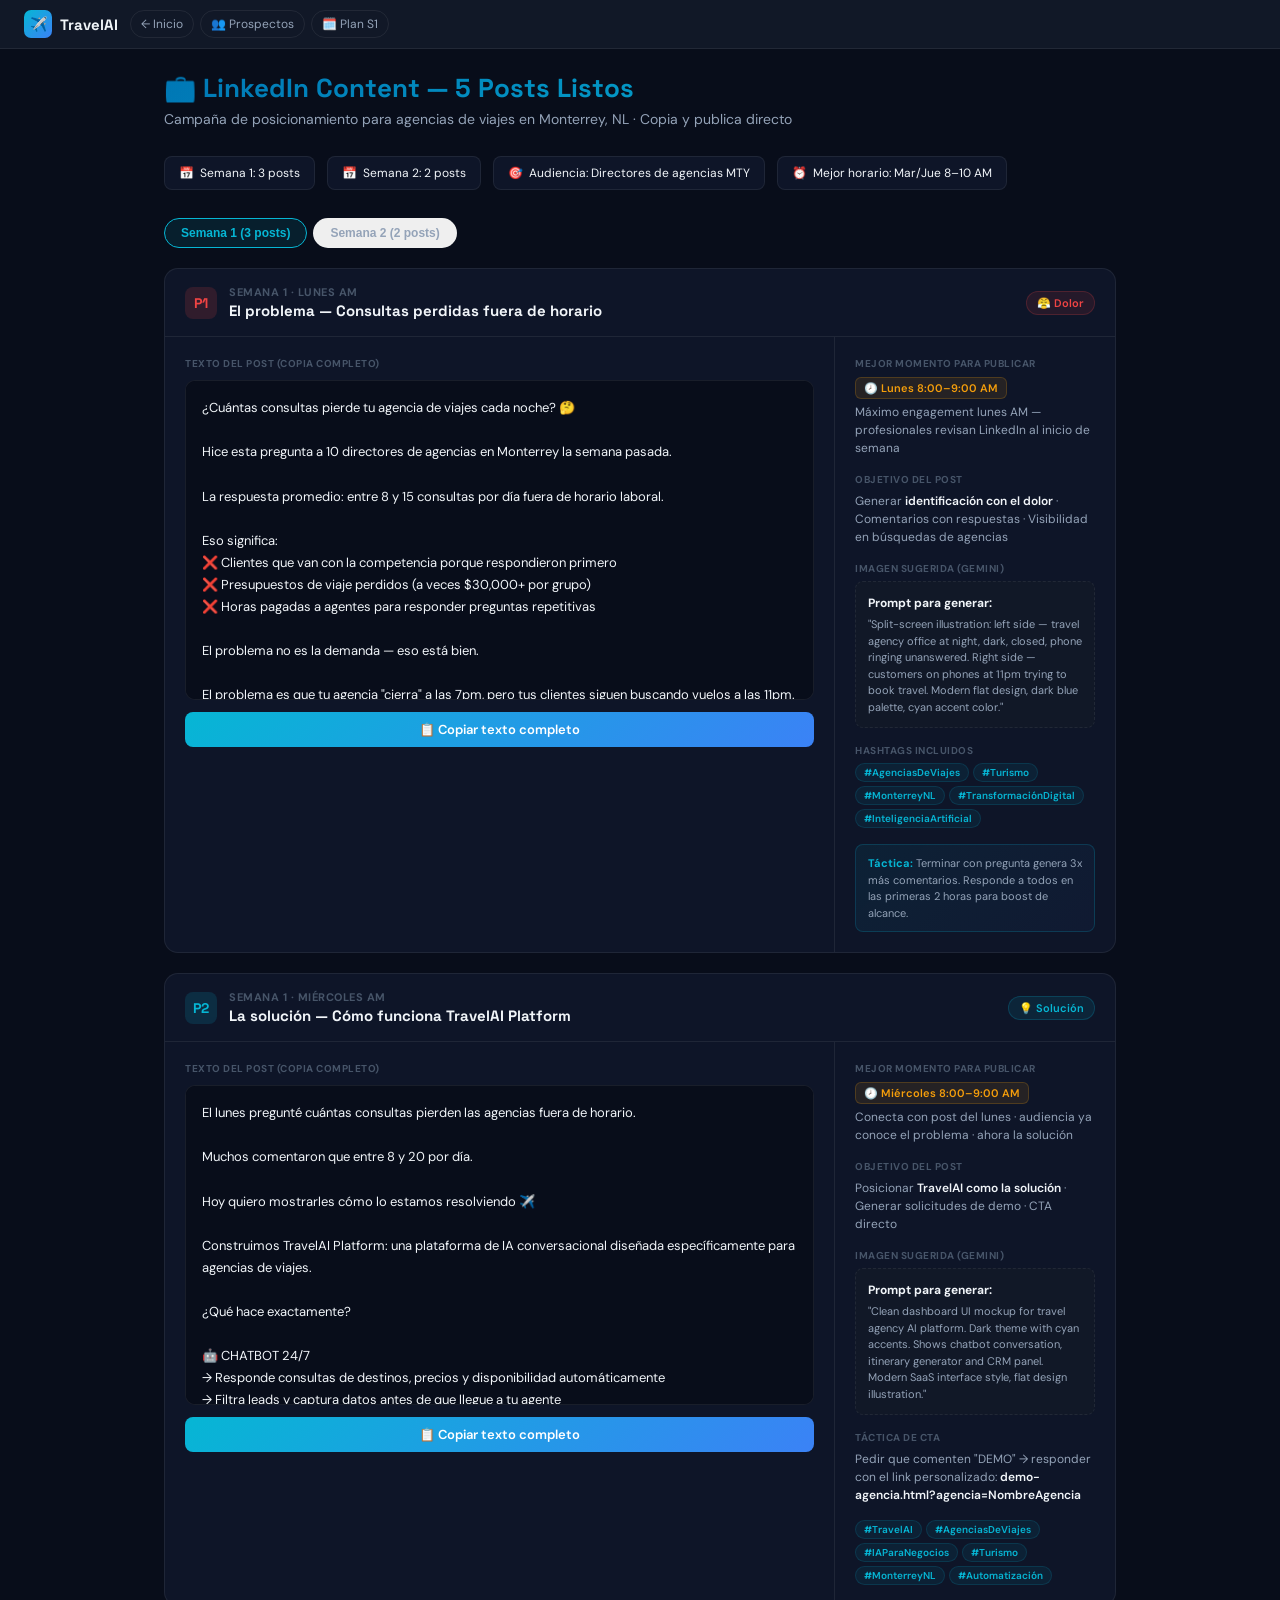
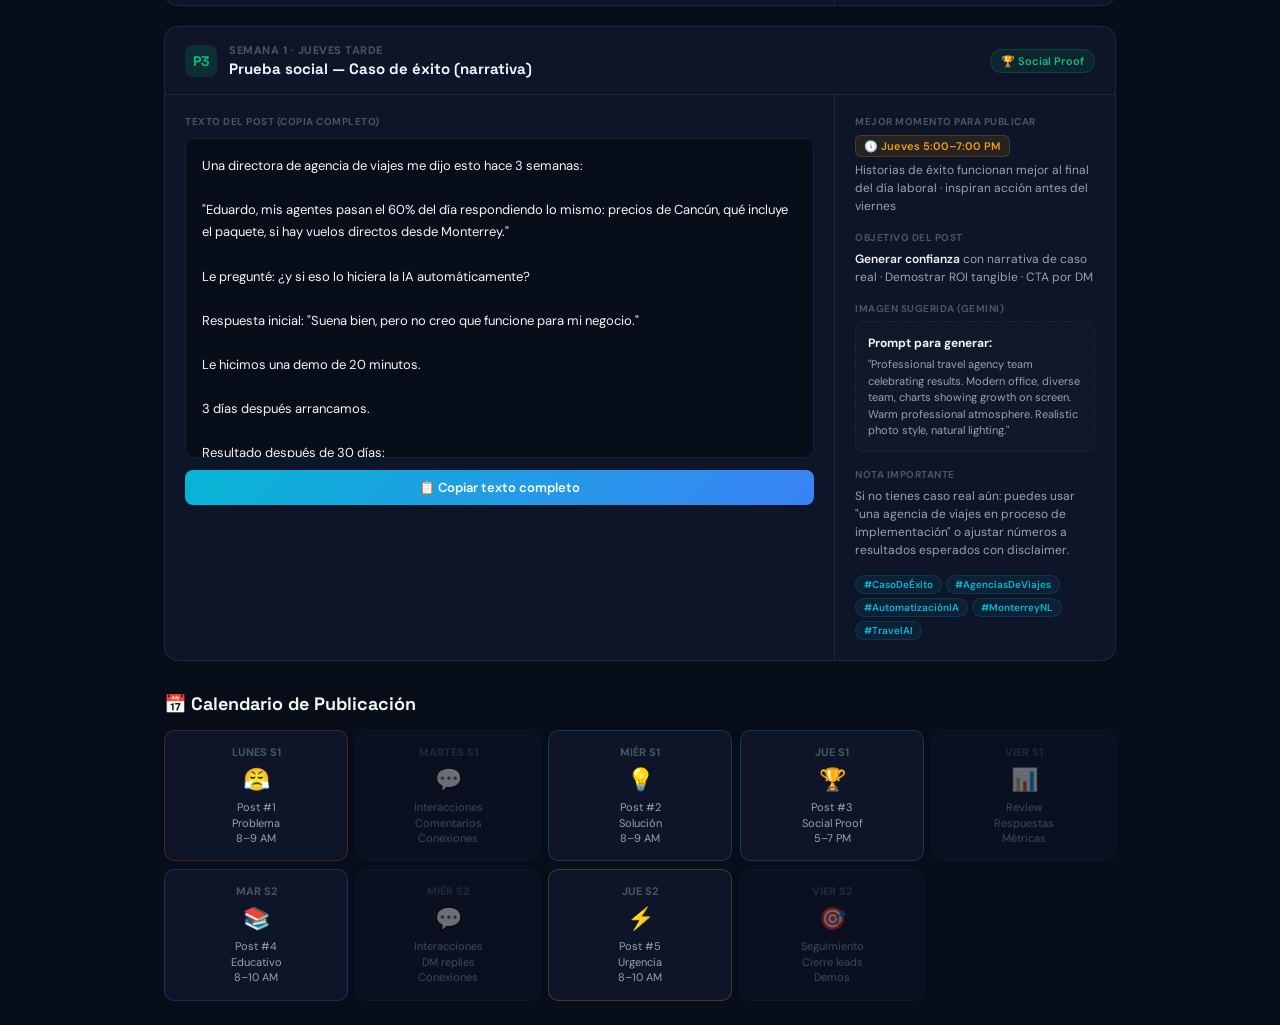
<file: prospecting/linkedin.html>
<!DOCTYPE html>
<html lang="es">
<head>
  <meta charset="UTF-8">
  <meta name="viewport" content="width=device-width, initial-scale=1.0">
  <title>LinkedIn Content — TravelAI</title>
  <link rel="preconnect" href="https://fonts.googleapis.com">
  <link href="https://fonts.googleapis.com/css2?family=Space+Grotesk:wght@400;500;600;700;800&family=DM+Sans:wght@400;500;700&display=swap" rel="stylesheet">
  <style>
    :root{--bg:#080d1a;--bg2:#0e1528;--bg3:#111827;--bdr:rgba(255,255,255,.07);--c:#06b6d4;--cd:rgba(6,182,212,.1);--b:#3b82f6;--g:#10b981;--a:#f59e0b;--r:#ef4444;--p:#6366f1;--t:#f1f5f9;--t2:#94a3b8;--t3:#475569;--fh:'Space Grotesk',sans-serif;--fb:'DM Sans',sans-serif}
    *,*::before,*::after{box-sizing:border-box;margin:0;padding:0}
    body{font-family:var(--fb);background:var(--bg);color:var(--t);-webkit-font-smoothing:antialiased;min-height:100vh}
    h1,h2,h3{font-family:var(--fh);line-height:1.2}
    a{color:inherit;text-decoration:none}

    .topnav{background:var(--bg3);border-bottom:1px solid var(--bdr);padding:10px 24px;display:flex;align-items:center;gap:12px;position:sticky;top:0;z-index:200}
    .tn-logo{display:flex;align-items:center;gap:8px;font-family:var(--fh);font-weight:700;font-size:15px;flex-shrink:0}
    .tn-sq{width:28px;height:28px;background:linear-gradient(135deg,var(--c),var(--b));border-radius:7px;display:flex;align-items:center;justify-content:center;font-size:14px}
    .nav-links{display:flex;gap:6px;flex:1}
    .back{display:inline-flex;align-items:center;gap:5px;font-size:12px;color:var(--t2);padding:5px 10px;border:1px solid var(--bdr);border-radius:20px;transition:all .2s}
    .back:hover{color:var(--c);border-color:rgba(6,182,212,.3)}

    .main{padding:24px;max-width:1000px;margin:0 auto}
    .page-header{margin-bottom:28px}
    .page-header h1{font-size:26px;font-weight:800;background:linear-gradient(135deg,#0077b5,var(--c));-webkit-background-clip:text;-webkit-text-fill-color:transparent;margin-bottom:6px}
    .page-header p{color:var(--t2);font-size:14px}

    /* STATS BAR */
    .stats-bar{display:flex;gap:12px;margin-bottom:28px;flex-wrap:wrap}
    .stat-chip{background:var(--bg2);border:1px solid var(--bdr);border-radius:8px;padding:8px 14px;font-size:12px;display:flex;align-items:center;gap:6px}

    /* POST CARDS */
    .posts-grid{display:flex;flex-direction:column;gap:20px}
    .post-card{background:var(--bg2);border:1px solid var(--bdr);border-radius:14px;overflow:hidden;transition:border-color .2s}
    .post-card:hover{border-color:rgba(255,255,255,.12)}

    .post-header{padding:16px 20px;border-bottom:1px solid var(--bdr);display:flex;align-items:center;gap:12px}
    .post-num{width:32px;height:32px;border-radius:8px;display:flex;align-items:center;justify-content:center;font-family:var(--fh);font-weight:800;font-size:14px;flex-shrink:0}
    .post-meta{flex:1}
    .post-week{font-size:11px;font-weight:700;text-transform:uppercase;letter-spacing:.5px;margin-bottom:2px}
    .post-title{font-family:var(--fh);font-size:15px;font-weight:700}
    .post-badge{display:flex;align-items:center;gap:4px;font-size:11px;padding:4px 10px;border-radius:20px;font-weight:600;flex-shrink:0}

    .post-body{display:grid;grid-template-columns:1fr 280px;gap:0}
    .post-content{padding:20px;border-right:1px solid var(--bdr)}
    .post-sidebar{padding:20px}

    .content-label{font-size:10px;font-weight:700;text-transform:uppercase;letter-spacing:.5px;color:var(--t3);margin-bottom:10px}
    .post-text{font-size:13px;line-height:1.7;color:var(--t);white-space:pre-wrap;background:var(--bg);border:1px solid var(--bdr);border-radius:10px;padding:16px;margin-bottom:12px;max-height:320px;overflow-y:auto;cursor:text}
    .post-text::-webkit-scrollbar{width:4px}
    .post-text::-webkit-scrollbar-track{background:transparent}
    .post-text::-webkit-scrollbar-thumb{background:rgba(255,255,255,.1);border-radius:2px}

    .copy-btn{display:flex;align-items:center;justify-content:center;gap:6px;width:100%;padding:9px;background:linear-gradient(135deg,var(--c),var(--b));color:#fff;border:none;border-radius:8px;font-family:var(--fb);font-size:13px;font-weight:600;cursor:pointer;transition:all .2s}
    .copy-btn:hover{opacity:.88}
    .copy-btn.copied{background:linear-gradient(135deg,var(--g),#059669)}

    .sidebar-section{margin-bottom:16px}
    .sidebar-section:last-child{margin-bottom:0}
    .ss-label{font-size:10px;font-weight:700;text-transform:uppercase;letter-spacing:.5px;color:var(--t3);margin-bottom:6px}
    .ss-val{font-size:12px;color:var(--t2);line-height:1.5}
    .ss-val strong{color:var(--t);font-weight:600}

    .timing-chip{display:inline-flex;align-items:center;gap:4px;background:rgba(245,158,11,.1);border:1px solid rgba(245,158,11,.2);color:var(--a);padding:3px 8px;border-radius:6px;font-size:11px;font-weight:600;margin-bottom:4px}
    .image-box{background:var(--bg3);border:1px dashed var(--bdr);border-radius:8px;padding:12px;font-size:11px;color:var(--t2);line-height:1.5}
    .image-box strong{color:var(--t);display:block;margin-bottom:4px;font-size:12px}

    .hashtag-cloud{display:flex;flex-wrap:wrap;gap:4px;margin-top:6px}
    .hashtag{background:rgba(6,182,212,.08);border:1px solid rgba(6,182,212,.15);color:var(--c);padding:2px 8px;border-radius:20px;font-size:10px;font-weight:600}

    .cta-box{background:linear-gradient(135deg,rgba(6,182,212,.08),rgba(59,130,246,.05));border:1px solid rgba(6,182,212,.2);border-radius:8px;padding:10px 12px;margin-top:8px}
    .cta-box p{font-size:11px;color:var(--t2);line-height:1.5}
    .cta-box strong{color:var(--c)}

    /* LINKEDIN PREVIEW */
    .li-preview{background:#1b1f23;border:1px solid #2d3748;border-radius:12px;padding:16px;margin-top:8px}
    .li-preview-top{display:flex;align-items:center;gap:10px;margin-bottom:10px}
    .li-avatar{width:40px;height:40px;border-radius:50%;background:linear-gradient(135deg,var(--c),var(--b));display:flex;align-items:center;justify-content:center;font-size:16px;flex-shrink:0}
    .li-name{font-size:13px;font-weight:600}
    .li-sub{font-size:11px;color:#8892a4;margin-top:1px}
    .li-preview-text{font-size:12px;line-height:1.6;color:#c8d3e0;white-space:pre-wrap;max-height:80px;overflow:hidden;position:relative}
    .li-preview-text::after{content:'';position:absolute;bottom:0;left:0;right:0;height:24px;background:linear-gradient(transparent,#1b1f23)}
    .li-reactions{display:flex;gap:14px;margin-top:12px;padding-top:10px;border-top:1px solid rgba(255,255,255,.06);font-size:11px;color:#8892a4}

    /* WEEK TABS */
    .week-tabs{display:flex;gap:6px;margin-bottom:20px;flex-wrap:wrap}
    .week-tab{padding:7px 16px;border-radius:20px;font-size:12px;font-weight:600;border:1px solid var(--bdr);color:var(--t2);cursor:pointer;transition:all .2s}
    .week-tab.on{border-color:var(--c);color:var(--c);background:var(--cd)}

    .posts-group{display:none}
    .posts-group.on{display:flex;flex-direction:column;gap:20px}

    @media(max-width:768px){
      .post-body{grid-template-columns:1fr}
      .post-content{border-right:none;border-bottom:1px solid var(--bdr)}
      .main{padding:14px}
    }
  </style>
</head>
<body>

<nav class="topnav">
  <div class="tn-logo">
    <div class="tn-sq">✈️</div>
    TravelAI
  </div>
  <div class="nav-links">
    <a href="../index.html" class="back">← Inicio</a>
    <a href="prospectos.html" class="back">👥 Prospectos</a>
    <a href="plan-semana1.html" class="back">🗓️ Plan S1</a>
  </div>
</nav>

<div class="main">

  <div class="page-header">
    <h1>💼 LinkedIn Content — 5 Posts Listos</h1>
    <p>Campaña de posicionamiento para agencias de viajes en Monterrey, NL · Copia y publica directo</p>
  </div>

  <div class="stats-bar">
    <div class="stat-chip">📅 <span>Semana 1: 3 posts</span></div>
    <div class="stat-chip">📅 <span>Semana 2: 2 posts</span></div>
    <div class="stat-chip">🎯 <span>Audiencia: Directores de agencias MTY</span></div>
    <div class="stat-chip">⏰ <span>Mejor horario: Mar/Jue 8–10 AM</span></div>
  </div>

  <div class="week-tabs">
    <button class="week-tab on" onclick="showWeek('s1')">Semana 1 (3 posts)</button>
    <button class="week-tab" onclick="showWeek('s2')">Semana 2 (2 posts)</button>
  </div>

  <!-- SEMANA 1 -->
  <div class="posts-group on" id="grp-s1">

    <!-- POST 1 -->
    <div class="post-card">
      <div class="post-header">
        <div class="post-num" style="background:rgba(239,68,68,.15);color:var(--r)">P1</div>
        <div class="post-meta">
          <div class="post-week" style="color:var(--t3)">Semana 1 · Lunes AM</div>
          <div class="post-title">El problema — Consultas perdidas fuera de horario</div>
        </div>
        <span class="post-badge" style="background:rgba(239,68,68,.1);border:1px solid rgba(239,68,68,.2);color:var(--r)">😤 Dolor</span>
      </div>
      <div class="post-body">
        <div class="post-content">
          <div class="content-label">Texto del post (copia completo)</div>
          <div class="post-text" id="post1">¿Cuántas consultas pierde tu agencia de viajes cada noche? 🤔

Hice esta pregunta a 10 directores de agencias en Monterrey la semana pasada.

La respuesta promedio: entre 8 y 15 consultas por día fuera de horario laboral.

Eso significa:
❌ Clientes que van con la competencia porque respondieron primero
❌ Presupuestos de viaje perdidos (a veces $30,000+ por grupo)
❌ Horas pagadas a agentes para responder preguntas repetitivas

El problema no es la demanda — eso está bien.

El problema es que tu agencia "cierra" a las 7pm, pero tus clientes siguen buscando vuelos a las 11pm.

¿Cuántas consultas perdiste tú ayer?

---

En los próximos días voy a compartir cómo estamos resolviendo esto para agencias en Monterrey con IA conversacional.

#AgenciasDeViajes #Turismo #MonterreyNL #TransformaciónDigital #InteligenciaArtificial</div>
          <button class="copy-btn" id="cbtn1" onclick="copyPost('post1','cbtn1')">📋 Copiar texto completo</button>
        </div>
        <div class="post-sidebar">
          <div class="sidebar-section">
            <div class="ss-label">Mejor momento para publicar</div>
            <span class="timing-chip">🕗 Lunes 8:00–9:00 AM</span>
            <div class="ss-val">Máximo engagement lunes AM — profesionales revisan LinkedIn al inicio de semana</div>
          </div>
          <div class="sidebar-section">
            <div class="ss-label">Objetivo del post</div>
            <div class="ss-val">Generar <strong>identificación con el dolor</strong> · Comentarios con respuestas · Visibilidad en búsquedas de agencias</div>
          </div>
          <div class="sidebar-section">
            <div class="ss-label">Imagen sugerida (Gemini)</div>
            <div class="image-box">
              <strong>Prompt para generar:</strong>
              "Split-screen illustration: left side — travel agency office at night, dark, closed, phone ringing unanswered. Right side — customers on phones at 11pm trying to book travel. Modern flat design, dark blue palette, cyan accent color."
            </div>
          </div>
          <div class="sidebar-section">
            <div class="ss-label">Hashtags incluidos</div>
            <div class="hashtag-cloud">
              <span class="hashtag">#AgenciasDeViajes</span>
              <span class="hashtag">#Turismo</span>
              <span class="hashtag">#MonterreyNL</span>
              <span class="hashtag">#TransformaciónDigital</span>
              <span class="hashtag">#InteligenciaArtificial</span>
            </div>
          </div>
          <div class="cta-box">
            <p><strong>Táctica:</strong> Terminar con pregunta genera 3x más comentarios. Responde a todos en las primeras 2 horas para boost de alcance.</p>
          </div>
        </div>
      </div>
    </div>

    <!-- POST 2 -->
    <div class="post-card">
      <div class="post-header">
        <div class="post-num" style="background:rgba(6,182,212,.15);color:var(--c)">P2</div>
        <div class="post-meta">
          <div class="post-week" style="color:var(--t3)">Semana 1 · Miércoles AM</div>
          <div class="post-title">La solución — Cómo funciona TravelAI Platform</div>
        </div>
        <span class="post-badge" style="background:rgba(6,182,212,.1);border:1px solid rgba(6,182,212,.2);color:var(--c)">💡 Solución</span>
      </div>
      <div class="post-body">
        <div class="post-content">
          <div class="content-label">Texto del post (copia completo)</div>
          <div class="post-text" id="post2">El lunes pregunté cuántas consultas pierden las agencias fuera de horario.

Muchos comentaron que entre 8 y 20 por día.

Hoy quiero mostrarles cómo lo estamos resolviendo ✈️

Construimos TravelAI Platform: una plataforma de IA conversacional diseñada específicamente para agencias de viajes.

¿Qué hace exactamente?

🤖 CHATBOT 24/7
→ Responde consultas de destinos, precios y disponibilidad automáticamente
→ Filtra leads y captura datos antes de que llegue a tu agente
→ Funciona en WhatsApp, web y Facebook Messenger

🗺️ ITINERARIOS EN SEGUNDOS
→ El agente selecciona destino, duración y presupuesto
→ La IA genera un itinerario completo con costos estimados
→ Se exporta a PDF listo para el cliente en 3 clicks

📊 CRM INTELIGENTE
→ Todo el historial del cliente en un panel
→ Recordatorios automáticos de seguimiento
→ Métricas de conversión por agente

El resultado para las agencias que ya lo usan:
✅ 68% menos tiempo en consultas repetitivas
✅ 40% más consultas atendidas por agente
✅ Respuesta inmediata las 24 horas

¿Quieres ver una demo personalizada con el nombre de tu agencia?

💬 Escríbeme "DEMO" aquí o por DM.

#TravelAI #AgenciasDeViajes #IAParaNegocios #Turismo #MonterreyNL #Automatización</div>
          <button class="copy-btn" id="cbtn2" onclick="copyPost('post2','cbtn2')">📋 Copiar texto completo</button>
        </div>
        <div class="post-sidebar">
          <div class="sidebar-section">
            <div class="ss-label">Mejor momento para publicar</div>
            <span class="timing-chip">🕗 Miércoles 8:00–9:00 AM</span>
            <div class="ss-val">Conecta con post del lunes · audiencia ya conoce el problema · ahora la solución</div>
          </div>
          <div class="sidebar-section">
            <div class="ss-label">Objetivo del post</div>
            <div class="ss-val">Posicionar <strong>TravelAI como la solución</strong> · Generar solicitudes de demo · CTA directo</div>
          </div>
          <div class="sidebar-section">
            <div class="ss-label">Imagen sugerida (Gemini)</div>
            <div class="image-box">
              <strong>Prompt para generar:</strong>
              "Clean dashboard UI mockup for travel agency AI platform. Dark theme with cyan accents. Shows chatbot conversation, itinerary generator and CRM panel. Modern SaaS interface style, flat design illustration."
            </div>
          </div>
          <div class="sidebar-section">
            <div class="ss-label">Táctica de CTA</div>
            <div class="ss-val">Pedir que comenten "DEMO" → responder con el link personalizado: <strong>demo-agencia.html?agencia=NombreAgencia</strong></div>
          </div>
          <div class="hashtag-cloud">
            <span class="hashtag">#TravelAI</span>
            <span class="hashtag">#AgenciasDeViajes</span>
            <span class="hashtag">#IAParaNegocios</span>
            <span class="hashtag">#Turismo</span>
            <span class="hashtag">#MonterreyNL</span>
            <span class="hashtag">#Automatización</span>
          </div>
        </div>
      </div>
    </div>

    <!-- POST 3 -->
    <div class="post-card">
      <div class="post-header">
        <div class="post-num" style="background:rgba(16,185,129,.15);color:var(--g)">P3</div>
        <div class="post-meta">
          <div class="post-week" style="color:var(--t3)">Semana 1 · Jueves tarde</div>
          <div class="post-title">Prueba social — Caso de éxito (narrativa)</div>
        </div>
        <span class="post-badge" style="background:rgba(16,185,129,.1);border:1px solid rgba(16,185,129,.2);color:var(--g)">🏆 Social Proof</span>
      </div>
      <div class="post-body">
        <div class="post-content">
          <div class="content-label">Texto del post (copia completo)</div>
          <div class="post-text" id="post3">Una directora de agencia de viajes me dijo esto hace 3 semanas:

"Eduardo, mis agentes pasan el 60% del día respondiendo lo mismo: precios de Cancún, qué incluye el paquete, si hay vuelos directos desde Monterrey."

Le pregunté: ¿y si eso lo hiciera la IA automáticamente?

Respuesta inicial: "Suena bien, pero no creo que funcione para mi negocio."

Le hicimos una demo de 20 minutos.

3 días después arrancamos.

Resultado después de 30 días:
📉 Consultas repetitivas: -67%
📈 Clientes atendidos por agente: +40%
⏰ Horas recuperadas por semana: 38 horas
💰 Conversión de cotizaciones: de 18% a 31%

Pero lo más importante que me dijo:

"Mis agentes ahora hacen lo que saben hacer: vender. No contestar chats."

Eso es exactamente lo que construimos.

Si tienes una agencia de viajes con 5+ agentes en Monterrey y sientes que el equipo trabaja más de lo que vende... hablemos.

DM abiertos 👇

#CasoDeÉxito #AgenciasDeViajes #AutomatizaciónIA #Turismo #MonterreyNL #Productividad #TravelAI</div>
          <button class="copy-btn" id="cbtn3" onclick="copyPost('post3','cbtn3')">📋 Copiar texto completo</button>
        </div>
        <div class="post-sidebar">
          <div class="sidebar-section">
            <div class="ss-label">Mejor momento para publicar</div>
            <span class="timing-chip">🕔 Jueves 5:00–7:00 PM</span>
            <div class="ss-val">Historias de éxito funcionan mejor al final del día laboral · inspiran acción antes del viernes</div>
          </div>
          <div class="sidebar-section">
            <div class="ss-label">Objetivo del post</div>
            <div class="ss-val"><strong>Generar confianza</strong> con narrativa de caso real · Demostrar ROI tangible · CTA por DM</div>
          </div>
          <div class="sidebar-section">
            <div class="ss-label">Imagen sugerida (Gemini)</div>
            <div class="image-box">
              <strong>Prompt para generar:</strong>
              "Professional travel agency team celebrating results. Modern office, diverse team, charts showing growth on screen. Warm professional atmosphere. Realistic photo style, natural lighting."
            </div>
          </div>
          <div class="sidebar-section">
            <div class="ss-label">Nota importante</div>
            <div class="ss-val">Si no tienes caso real aún: puedes usar "una agencia de viajes en proceso de implementación" o ajustar números a resultados esperados con disclaimer.</div>
          </div>
          <div class="hashtag-cloud">
            <span class="hashtag">#CasoDeÉxito</span>
            <span class="hashtag">#AgenciasDeViajes</span>
            <span class="hashtag">#AutomatizaciónIA</span>
            <span class="hashtag">#MonterreyNL</span>
            <span class="hashtag">#TravelAI</span>
          </div>
        </div>
      </div>
    </div>

  </div><!-- /grp-s1 -->

  <!-- SEMANA 2 -->
  <div class="posts-group" id="grp-s2">

    <!-- POST 4 -->
    <div class="post-card">
      <div class="post-header">
        <div class="post-num" style="background:rgba(99,102,241,.15);color:var(--p)">P4</div>
        <div class="post-meta">
          <div class="post-week" style="color:var(--t3)">Semana 2 · Martes AM</div>
          <div class="post-title">Educativo — "3 módulos que necesita toda agencia de viajes"</div>
        </div>
        <span class="post-badge" style="background:rgba(99,102,241,.1);border:1px solid rgba(99,102,241,.2);color:var(--p)">📚 Educativo</span>
      </div>
      <div class="post-body">
        <div class="post-content">
          <div class="content-label">Texto del post (copia completo)</div>
          <div class="post-text" id="post4">3 módulos que toda agencia de viajes moderna necesita (y por qué la mayoría no los tiene):

Después de hablar con más de 20 directores de agencias en Monterrey, encontré que los 3 puntos de fricción son siempre los mismos.

🔹 1. ATENCIÓN 24/7
El 73% de las consultas de viaje ocurren fuera del horario laboral.
Los clientes buscan vuelos a las 11pm, el domingo, en vacaciones.
Si no tienes respuesta inmediata → pierdes el lead.

Solución: Chatbot de IA entrenado específicamente en turismo y destinos.

🔹 2. GENERACIÓN DE COTIZACIONES
Un agente tarda entre 45 min y 2 horas en armar una cotización completa.
Eso limita cuántos clientes puede atender al día.

Solución: Generador de itinerarios con IA que produce un borrador completo en menos de 60 segundos.

🔹 3. SEGUIMIENTO ESTRUCTURADO
La mayoría de las agencias pierden ventas no por precio, sino por falta de seguimiento.
"Se me olvidó llamar" es la razón #1 de presupuestos perdidos.

Solución: CRM con recordatorios automáticos y pipeline visual.

Los 3 módulos integrados en una sola plataforma.

¿Cuál es el punto de fricción más grande en tu agencia ahora mismo?

👇 Cuéntame en los comentarios.

#GestiónDeAgencias #Turismo #DigitalizaciónTurismo #CRM #Chatbot #MonterreyNL</div>
          <button class="copy-btn" id="cbtn4" onclick="copyPost('post4','cbtn4')">📋 Copiar texto completo</button>
        </div>
        <div class="post-sidebar">
          <div class="sidebar-section">
            <div class="ss-label">Mejor momento para publicar</div>
            <span class="timing-chip">🕗 Martes 8:00–10:00 AM</span>
            <div class="ss-val">Posts educativos tienen mayor save rate martes y miércoles · aparecen en búsquedas durante semanas</div>
          </div>
          <div class="sidebar-section">
            <div class="ss-label">Objetivo del post</div>
            <div class="ss-val"><strong>Posicionamiento experto</strong> · Alto tráfico orgánico · Comentarios que califican leads · Guardados (saves)</div>
          </div>
          <div class="sidebar-section">
            <div class="ss-label">Imagen sugerida (Gemini)</div>
            <div class="image-box">
              <strong>Prompt para generar:</strong>
              "Infographic-style illustration showing 3 modules of a travel agency software platform. Clean icons: chatbot, itinerary, CRM. Dark blue background with cyan highlights. Modern flat design, numbered 1-2-3."
            </div>
          </div>
          <div class="sidebar-section">
            <div class="ss-label">Táctica</div>
            <div class="ss-val">Lista de 3 puntos funciona muy bien en LinkedIn. Agregar pregunta al final maximiza comentarios → responder a cada uno.</div>
          </div>
          <div class="hashtag-cloud">
            <span class="hashtag">#GestiónDeAgencias</span>
            <span class="hashtag">#Turismo</span>
            <span class="hashtag">#DigitalizaciónTurismo</span>
            <span class="hashtag">#CRM</span>
            <span class="hashtag">#Chatbot</span>
            <span class="hashtag">#MonterreyNL</span>
          </div>
        </div>
      </div>
    </div>

    <!-- POST 5 -->
    <div class="post-card">
      <div class="post-header">
        <div class="post-num" style="background:rgba(245,158,11,.15);color:var(--a)">P5</div>
        <div class="post-meta">
          <div class="post-week" style="color:var(--t3)">Semana 2 · Jueves AM</div>
          <div class="post-title">Urgencia — "Últimos accesos beta en Monterrey"</div>
        </div>
        <span class="post-badge" style="background:rgba(245,158,11,.1);border:1px solid rgba(245,158,11,.2);color:var(--a)">⚡ Urgencia</span>
      </div>
      <div class="post-body">
        <div class="post-content">
          <div class="content-label">Texto del post (copia completo)</div>
          <div class="post-text" id="post5">Esta semana cerramos los últimos 3 accesos beta de TravelAI Platform en Monterrey.

¿Por qué estamos limitando accesos?

Porque queremos dar soporte real a cada agencia durante la implementación.

No queremos incorporar 50 clientes y que nadie esté contento.

Queremos incorporar 5 y que todos tengan resultados en 30 días.

Las 2 agencias que ya están en beta llevan 3 semanas y:
📈 +35% consultas atendidas por agente
⏰ 40 horas/semana recuperadas del equipo
💬 Tiempo de respuesta: de 4 horas a 2 minutos

Lo que incluye el acceso beta:
✅ Plataforma completa (chatbot + itinerarios + CRM)
✅ Configuración personalizada para tu agencia
✅ Capacitación del equipo (incluida)
✅ Soporte directo las primeras 4 semanas
✅ Precio especial de lanzamiento

Si tienes una agencia de viajes en Monterrey con 5+ agentes:

Escríbeme hoy por DM o comenta "INFO" abajo.

Esta oferta cierra cuando se llenen los 3 espacios. No hay fecha exacta — puede ser mañana o la próxima semana.

---

No es presión de vendedor. Es que genuinamente solo podemos acompañar a 3 agencias más con atención de calidad este mes.

#TravelAI #AgenciasDeViajes #Beta #LanzamientoMTY #MonterreyNL #IA #Turismo</div>
          <button class="copy-btn" id="cbtn5" onclick="copyPost('post5','cbtn5')">📋 Copiar texto completo</button>
        </div>
        <div class="post-sidebar">
          <div class="sidebar-section">
            <div class="ss-label">Mejor momento para publicar</div>
            <span class="timing-chip">🕗 Jueves 8:00–10:00 AM</span>
            <div class="ss-val">Posts de urgencia jueves → da el fin de semana para pensar y el lunes para contactarte</div>
          </div>
          <div class="sidebar-section">
            <div class="ss-label">Objetivo del post</div>
            <div class="ss-val"><strong>Urgencia real por escasez legítima</strong> · Cierre de prospectos tibios · DMs de interesados</div>
          </div>
          <div class="sidebar-section">
            <div class="ss-label">Imagen sugerida (Gemini)</div>
            <div class="image-box">
              <strong>Prompt para generar:</strong>
              "Countdown timer or limited spots illustration. 3 seats/spots remaining graphic. Dark background, cyan and amber colors. Clean modern design. 'Beta Access - 3 spots left' text style."
            </div>
          </div>
          <div class="sidebar-section">
            <div class="ss-label">Nota clave</div>
            <div class="ss-val">La escasez debe ser real. Si tienes más capacidad, ajusta el número. La autenticidad convierte mejor que la urgencia falsa.</div>
          </div>
          <div class="cta-box">
            <p><strong>Seguimiento:</strong> A quienes comenten "INFO" → responder con el link de demo personalizada y propuesta.</p>
          </div>
          <div class="hashtag-cloud">
            <span class="hashtag">#TravelAI</span>
            <span class="hashtag">#AgenciasDeViajes</span>
            <span class="hashtag">#Beta</span>
            <span class="hashtag">#MonterreyNL</span>
            <span class="hashtag">#IA</span>
            <span class="hashtag">#Turismo</span>
          </div>
        </div>
      </div>
    </div>

  </div><!-- /grp-s2 -->

  <!-- CALENDARIO VISUAL -->
  <div style="margin-top:32px">
    <h2 style="font-family:var(--fh);font-size:18px;font-weight:700;margin-bottom:16px">📅 Calendario de Publicación</h2>
    <div style="display:grid;grid-template-columns:repeat(5,1fr);gap:8px;overflow-x:auto">
      <div style="background:var(--bg2);border:1px solid rgba(239,68,68,.25);border-radius:10px;padding:14px;text-align:center">
        <div style="font-size:11px;color:var(--t3);font-weight:700;text-transform:uppercase;margin-bottom:6px">Lunes S1</div>
        <div style="font-size:22px;margin-bottom:6px">😤</div>
        <div style="font-size:11px;color:var(--t2);line-height:1.4">Post #1<br>Problema<br>8–9 AM</div>
      </div>
      <div style="background:var(--bg2);border:1px solid rgba(255,255,255,.05);border-radius:10px;padding:14px;text-align:center;opacity:.4">
        <div style="font-size:11px;color:var(--t3);font-weight:700;text-transform:uppercase;margin-bottom:6px">Martes S1</div>
        <div style="font-size:22px;margin-bottom:6px">💬</div>
        <div style="font-size:11px;color:var(--t2);line-height:1.4">Interacciones<br>Comentarios<br>Conexiones</div>
      </div>
      <div style="background:var(--bg2);border:1px solid rgba(6,182,212,.25);border-radius:10px;padding:14px;text-align:center">
        <div style="font-size:11px;color:var(--t3);font-weight:700;text-transform:uppercase;margin-bottom:6px">Miér S1</div>
        <div style="font-size:22px;margin-bottom:6px">💡</div>
        <div style="font-size:11px;color:var(--t2);line-height:1.4">Post #2<br>Solución<br>8–9 AM</div>
      </div>
      <div style="background:var(--bg2);border:1px solid rgba(16,185,129,.25);border-radius:10px;padding:14px;text-align:center">
        <div style="font-size:11px;color:var(--t3);font-weight:700;text-transform:uppercase;margin-bottom:6px">Jue S1</div>
        <div style="font-size:22px;margin-bottom:6px">🏆</div>
        <div style="font-size:11px;color:var(--t2);line-height:1.4">Post #3<br>Social Proof<br>5–7 PM</div>
      </div>
      <div style="background:var(--bg2);border:1px solid rgba(255,255,255,.05);border-radius:10px;padding:14px;text-align:center;opacity:.4">
        <div style="font-size:11px;color:var(--t3);font-weight:700;text-transform:uppercase;margin-bottom:6px">Vier S1</div>
        <div style="font-size:22px;margin-bottom:6px">📊</div>
        <div style="font-size:11px;color:var(--t2);line-height:1.4">Review<br>Respuestas<br>Métricas</div>
      </div>
      <div style="background:var(--bg2);border:1px solid rgba(99,102,241,.25);border-radius:10px;padding:14px;text-align:center">
        <div style="font-size:11px;color:var(--t3);font-weight:700;text-transform:uppercase;margin-bottom:6px">Mar S2</div>
        <div style="font-size:22px;margin-bottom:6px">📚</div>
        <div style="font-size:11px;color:var(--t2);line-height:1.4">Post #4<br>Educativo<br>8–10 AM</div>
      </div>
      <div style="background:var(--bg2);border:1px solid rgba(255,255,255,.05);border-radius:10px;padding:14px;text-align:center;opacity:.4">
        <div style="font-size:11px;color:var(--t3);font-weight:700;text-transform:uppercase;margin-bottom:6px">Miér S2</div>
        <div style="font-size:22px;margin-bottom:6px">💬</div>
        <div style="font-size:11px;color:var(--t2);line-height:1.4">Interacciones<br>DM replies<br>Conexiones</div>
      </div>
      <div style="background:var(--bg2);border:1px solid rgba(245,158,11,.25);border-radius:10px;padding:14px;text-align:center">
        <div style="font-size:11px;color:var(--t3);font-weight:700;text-transform:uppercase;margin-bottom:6px">Jue S2</div>
        <div style="font-size:22px;margin-bottom:6px">⚡</div>
        <div style="font-size:11px;color:var(--t2);line-height:1.4">Post #5<br>Urgencia<br>8–10 AM</div>
      </div>
      <div style="background:var(--bg2);border:1px solid rgba(255,255,255,.05);border-radius:10px;padding:14px;text-align:center;opacity:.4">
        <div style="font-size:11px;color:var(--t3);font-weight:700;text-transform:uppercase;margin-bottom:6px">Vier S2</div>
        <div style="font-size:22px;margin-bottom:6px">🎯</div>
        <div style="font-size:11px;color:var(--t2);line-height:1.4">Seguimiento<br>Cierre leads<br>Demos</div>
      </div>
    </div>
  </div>

</div>

<script>
function showWeek(w) {
  document.querySelectorAll('.posts-group').forEach(g => g.classList.remove('on'));
  document.querySelectorAll('.week-tab').forEach(t => t.classList.remove('on'));
  document.getElementById('grp-' + w).classList.add('on');
  event.target.classList.add('on');
}

function copyPost(id, btnId) {
  const text = document.getElementById(id).innerText;
  navigator.clipboard.writeText(text).then(() => {
    const btn = document.getElementById(btnId);
    btn.classList.add('copied');
    btn.textContent = '✅ Copiado al portapapeles';
    setTimeout(() => {
      btn.classList.remove('copied');
      btn.textContent = '📋 Copiar texto completo';
    }, 2500);
  });
}
</script>
</body>
</html>
</file>
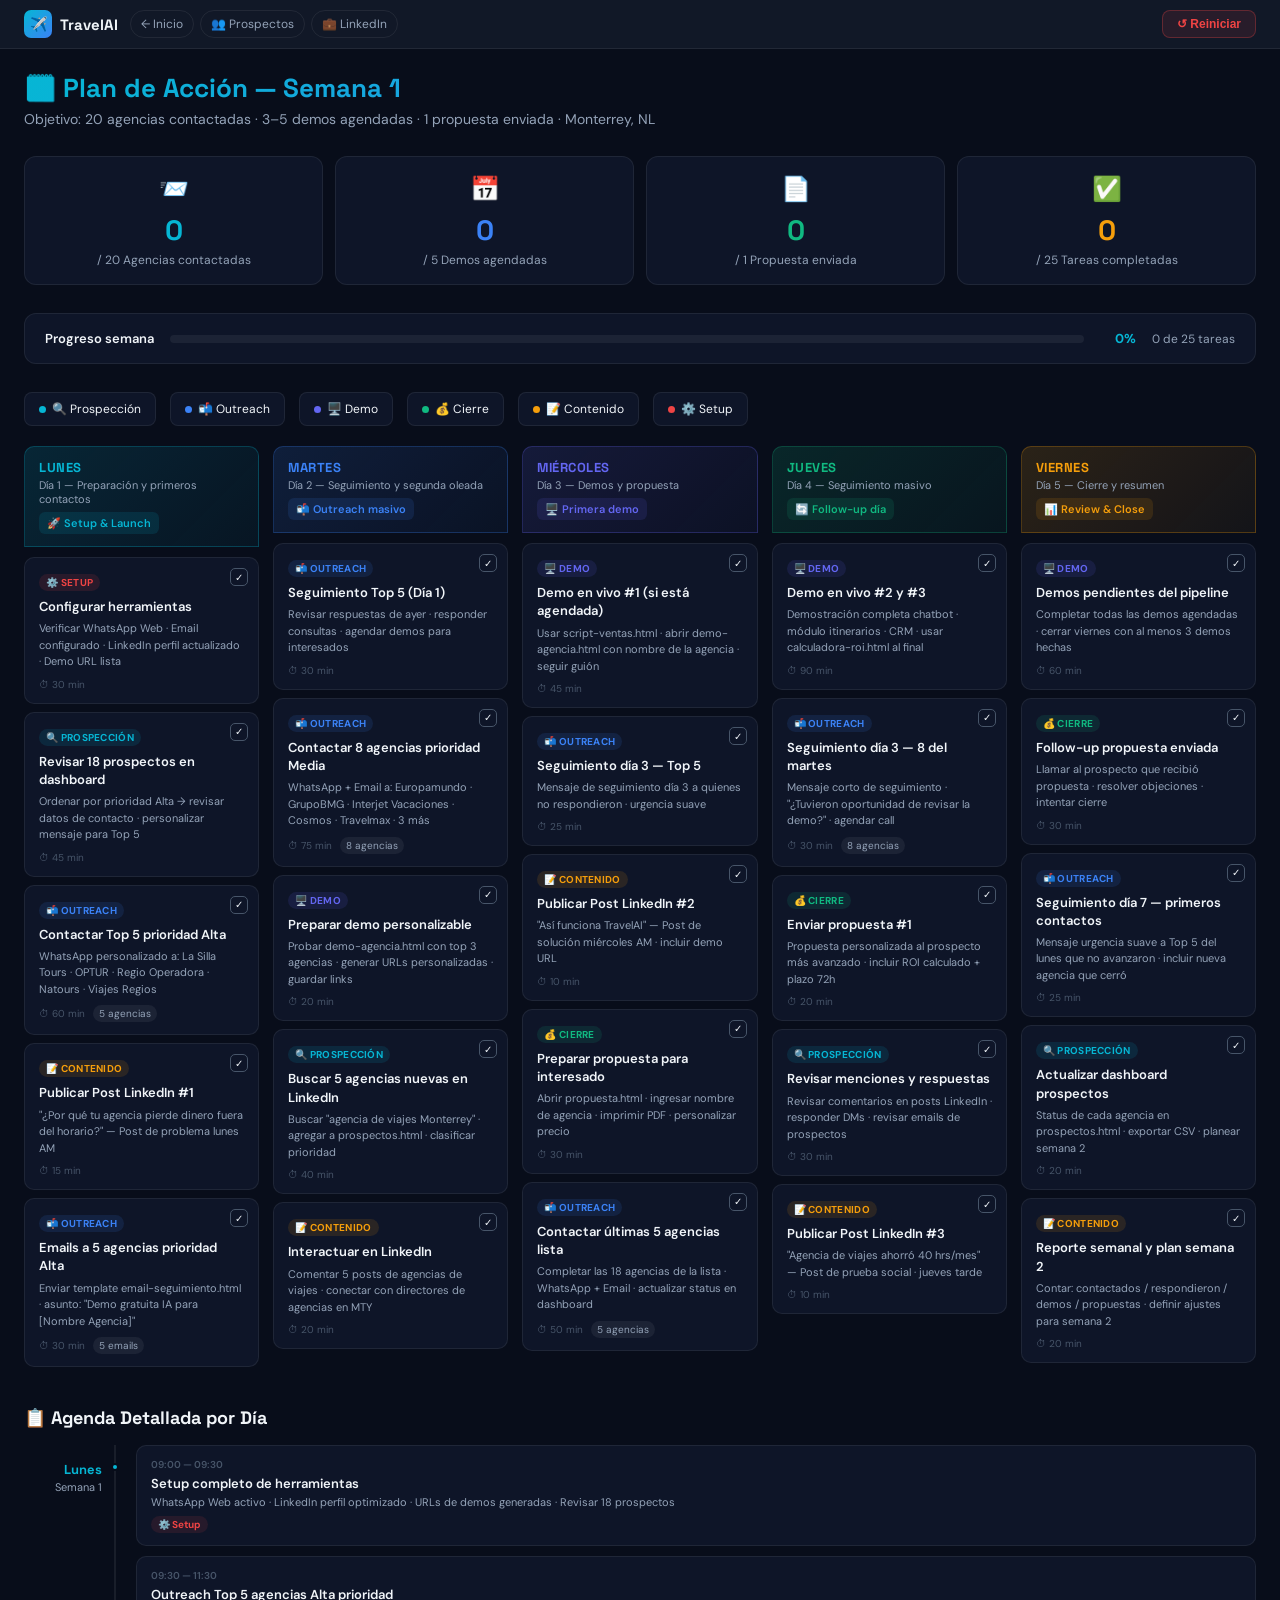
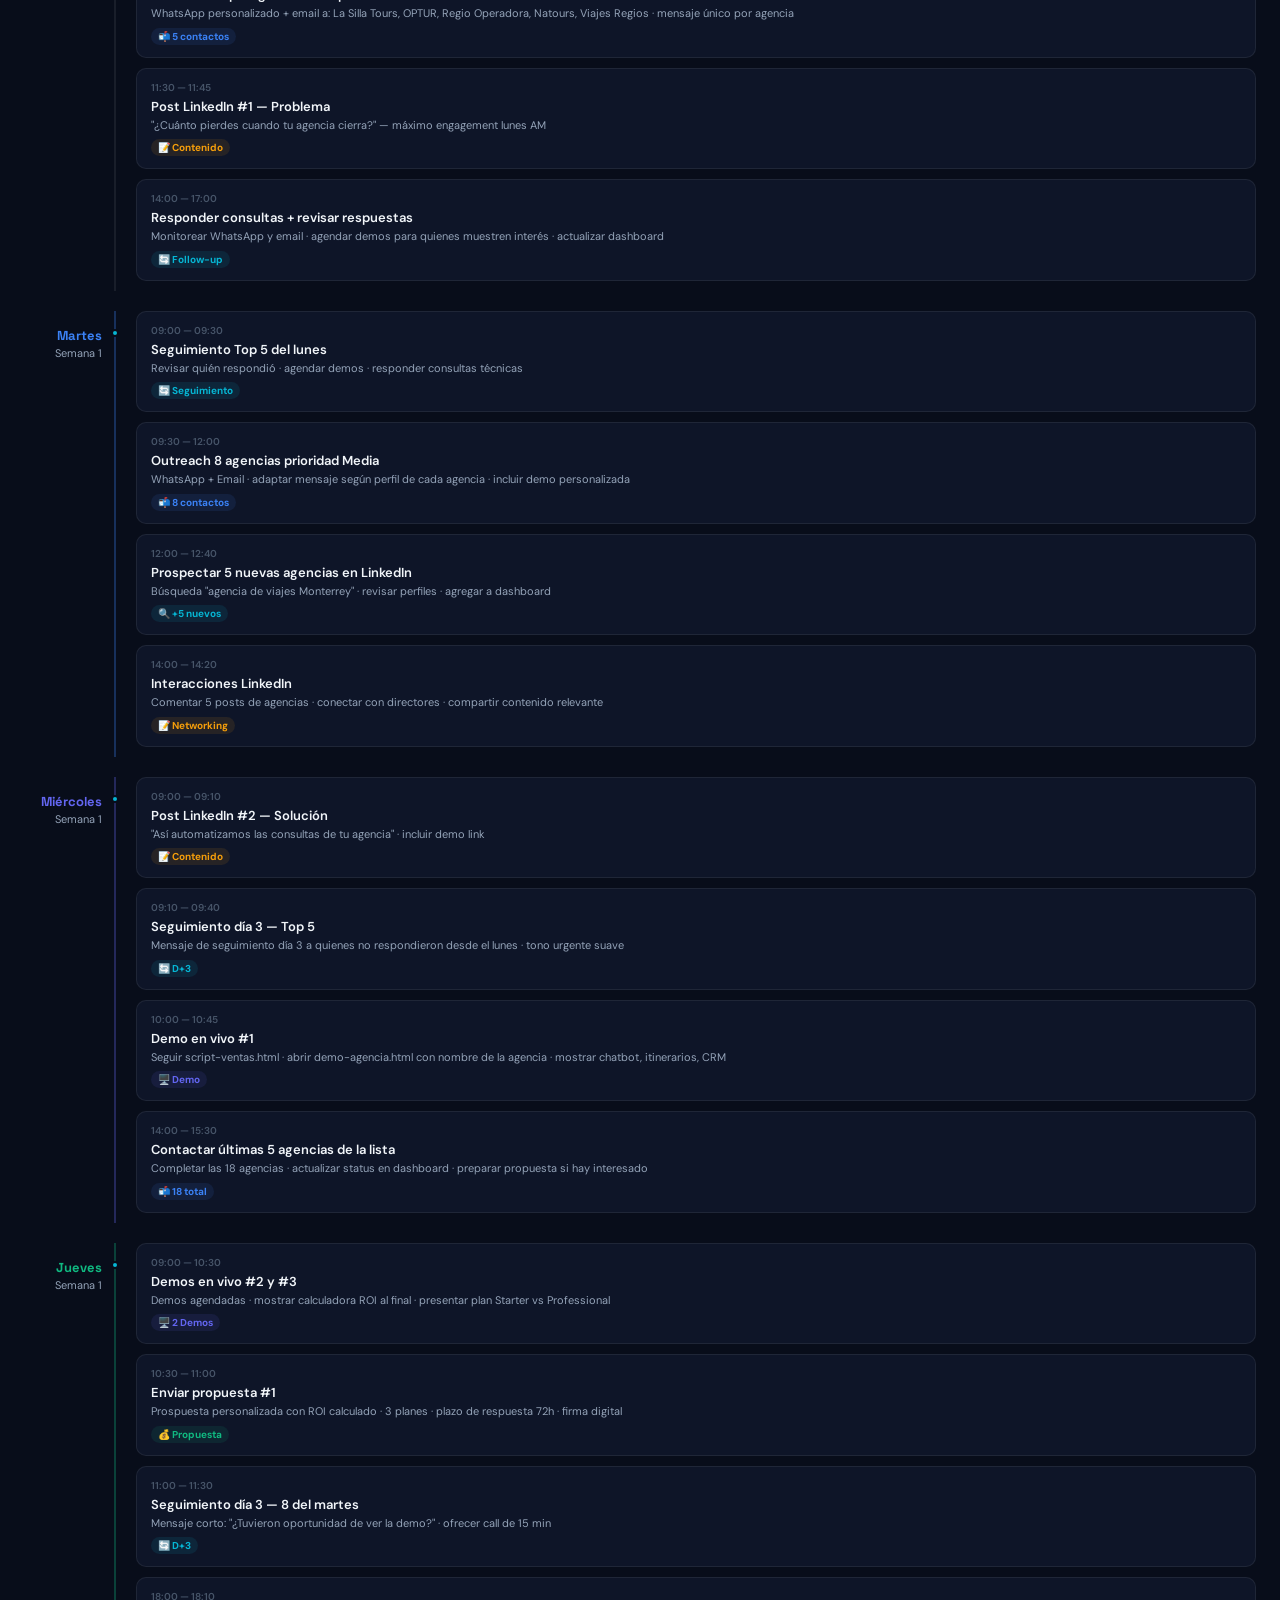
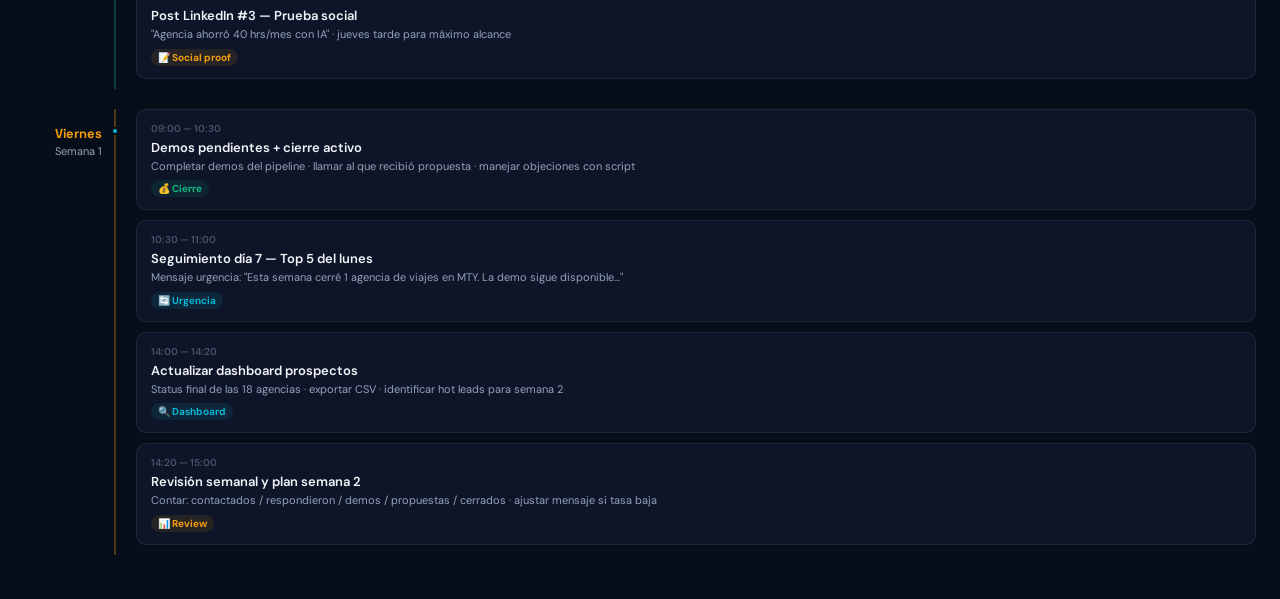
<file: prospecting/plan-semana1.html>
<!DOCTYPE html>
<html lang="es">
<head>
  <meta charset="UTF-8">
  <meta name="viewport" content="width=device-width, initial-scale=1.0">
  <title>Plan Semana 1 — TravelAI Monterrey</title>
  <link rel="preconnect" href="https://fonts.googleapis.com">
  <link href="https://fonts.googleapis.com/css2?family=Space+Grotesk:wght@400;500;600;700;800&family=DM+Sans:wght@400;500;700&display=swap" rel="stylesheet">
  <style>
    :root{--bg:#080d1a;--bg2:#0e1528;--bg3:#111827;--bdr:rgba(255,255,255,.07);--c:#06b6d4;--cd:rgba(6,182,212,.1);--b:#3b82f6;--g:#10b981;--a:#f59e0b;--r:#ef4444;--p:#6366f1;--t:#f1f5f9;--t2:#94a3b8;--t3:#475569;--fh:'Space Grotesk',sans-serif;--fb:'DM Sans',sans-serif}
    *,*::before,*::after{box-sizing:border-box;margin:0;padding:0}
    body{font-family:var(--fb);background:var(--bg);color:var(--t);-webkit-font-smoothing:antialiased;min-height:100vh}
    h1,h2,h3,h4{font-family:var(--fh);line-height:1.2}
    a{color:inherit;text-decoration:none}

    /* NAV */
    .topnav{background:var(--bg3);border-bottom:1px solid var(--bdr);padding:10px 24px;display:flex;align-items:center;gap:12px;position:sticky;top:0;z-index:200}
    .tn-logo{display:flex;align-items:center;gap:8px;font-family:var(--fh);font-weight:700;font-size:15px;flex-shrink:0}
    .tn-sq{width:28px;height:28px;background:linear-gradient(135deg,var(--c),var(--b));border-radius:7px;display:flex;align-items:center;justify-content:center;font-size:14px}
    .nav-links{display:flex;gap:6px;flex:1}
    .back{display:inline-flex;align-items:center;gap:5px;font-size:12px;color:var(--t2);padding:5px 10px;border:1px solid var(--bdr);border-radius:20px;transition:all .2s}
    .back:hover{color:var(--c);border-color:rgba(6,182,212,.3)}
    .btn{display:inline-flex;align-items:center;gap:6px;padding:7px 14px;border-radius:8px;font-family:var(--fb);font-size:13px;font-weight:600;border:none;cursor:pointer;transition:all .2s}
    .btn-p{background:linear-gradient(135deg,var(--c),var(--b));color:#fff}
    .btn-p:hover{opacity:.88}
    .btn-g{background:rgba(255,255,255,.05);border:1px solid var(--bdr);color:var(--t2)}
    .btn-g:hover{background:rgba(255,255,255,.09);color:var(--t)}

    /* LAYOUT */
    .main{padding:24px;max-width:1400px;margin:0 auto}
    .page-header{margin-bottom:28px}
    .page-header h1{font-size:26px;font-weight:800;background:linear-gradient(135deg,var(--c),var(--b));-webkit-background-clip:text;-webkit-text-fill-color:transparent;margin-bottom:6px}
    .page-header p{color:var(--t2);font-size:14px}

    /* META GOALS */
    .meta-goals{display:grid;grid-template-columns:repeat(4,1fr);gap:12px;margin-bottom:28px}
    .goal-card{background:var(--bg2);border:1px solid var(--bdr);border-radius:12px;padding:16px;text-align:center}
    .goal-icon{font-size:24px;margin-bottom:8px}
    .goal-num{font-family:var(--fh);font-size:28px;font-weight:800;margin-bottom:4px}
    .goal-num.cyan{color:var(--c)}
    .goal-num.blue{color:var(--b)}
    .goal-num.green{color:var(--g)}
    .goal-num.amber{color:var(--a)}
    .goal-label{font-size:12px;color:var(--t2)}

    /* PROGRESS BAR */
    .week-progress{background:var(--bg2);border:1px solid var(--bdr);border-radius:12px;padding:16px 20px;margin-bottom:28px;display:flex;align-items:center;gap:16px}
    .wp-label{font-size:13px;font-weight:600;white-space:nowrap}
    .wp-bar{flex:1;height:8px;background:rgba(255,255,255,.06);border-radius:4px;overflow:hidden}
    .wp-fill{height:100%;border-radius:4px;background:linear-gradient(90deg,var(--c),var(--b));transition:width .6s ease;width:0%}
    .wp-pct{font-size:13px;font-weight:700;color:var(--c);white-space:nowrap;min-width:36px;text-align:right}
    .wp-tasks{font-size:12px;color:var(--t2);white-space:nowrap}

    /* KANBAN */
    .kanban{display:grid;grid-template-columns:repeat(5,1fr);gap:14px;overflow-x:auto}
    .k-col{min-width:220px}
    .k-header{border-radius:10px 10px 0 0;padding:12px 14px;margin-bottom:10px;position:relative}
    .k-header.mon{background:linear-gradient(135deg,rgba(6,182,212,.15),rgba(6,182,212,.05));border:1px solid rgba(6,182,212,.25)}
    .k-header.tue{background:linear-gradient(135deg,rgba(59,130,246,.15),rgba(59,130,246,.05));border:1px solid rgba(59,130,246,.25)}
    .k-header.wed{background:linear-gradient(135deg,rgba(99,102,241,.15),rgba(99,102,241,.05));border:1px solid rgba(99,102,241,.25)}
    .k-header.thu{background:linear-gradient(135deg,rgba(16,185,129,.15),rgba(16,185,129,.05));border:1px solid rgba(16,185,129,.25)}
    .k-header.fri{background:linear-gradient(135deg,rgba(245,158,11,.15),rgba(245,158,11,.05));border:1px solid rgba(245,158,11,.25)}
    .k-day{font-family:var(--fh);font-size:13px;font-weight:700;text-transform:uppercase;letter-spacing:.5px}
    .k-day.mon{color:var(--c)}
    .k-day.tue{color:var(--b)}
    .k-day.wed{color:var(--p)}
    .k-day.thu{color:var(--g)}
    .k-day.fri{color:var(--a)}
    .k-date{font-size:11px;color:var(--t2);margin-top:2px}
    .k-focus{font-size:11px;margin-top:6px;padding:4px 8px;border-radius:6px;font-weight:600;display:inline-block}
    .k-focus.mon{background:rgba(6,182,212,.12);color:var(--c)}
    .k-focus.tue{background:rgba(59,130,246,.12);color:var(--b)}
    .k-focus.wed{background:rgba(99,102,241,.12);color:var(--p)}
    .k-focus.thu{background:rgba(16,185,129,.12);color:var(--g)}
    .k-focus.fri{background:rgba(245,158,11,.12);color:var(--a)}

    /* TASK CARDS */
    .task-card{background:var(--bg2);border:1px solid var(--bdr);border-radius:10px;padding:12px 14px;margin-bottom:8px;cursor:pointer;transition:all .2s;position:relative}
    .task-card:hover{border-color:rgba(255,255,255,.14);transform:translateY(-1px)}
    .task-card.done{opacity:.55}
    .task-card.done .tc-title{text-decoration:line-through}
    .tc-tag{display:inline-flex;align-items:center;gap:4px;font-size:10px;font-weight:700;padding:2px 7px;border-radius:20px;margin-bottom:7px;text-transform:uppercase;letter-spacing:.3px}
    .tc-tag.prospecting{background:rgba(6,182,212,.12);color:var(--c)}
    .tc-tag.outreach{background:rgba(59,130,246,.12);color:var(--b)}
    .tc-tag.demo{background:rgba(99,102,241,.12);color:var(--p)}
    .tc-tag.close{background:rgba(16,185,129,.12);color:var(--g)}
    .tc-tag.content{background:rgba(245,158,11,.12);color:var(--a)}
    .tc-tag.setup{background:rgba(239,68,68,.12);color:var(--r)}
    .tc-title{font-size:13px;font-weight:600;line-height:1.4;margin-bottom:4px}
    .tc-desc{font-size:11px;color:var(--t2);line-height:1.5}
    .tc-meta{display:flex;align-items:center;gap:8px;margin-top:8px}
    .tc-time{font-size:10px;color:var(--t3);display:flex;align-items:center;gap:3px}
    .tc-count{font-size:10px;background:rgba(255,255,255,.06);padding:2px 6px;border-radius:10px;color:var(--t2)}
    .tc-check{position:absolute;top:10px;right:10px;width:18px;height:18px;border:1.5px solid var(--t3);border-radius:5px;display:flex;align-items:center;justify-content:center;transition:all .2s;font-size:10px}
    .task-card.done .tc-check{background:var(--g);border-color:var(--g);color:#fff}

    /* TOTALS STRIP */
    .totals{display:flex;gap:14px;margin-bottom:20px;flex-wrap:wrap}
    .total-chip{background:var(--bg2);border:1px solid var(--bdr);border-radius:8px;padding:8px 14px;font-size:12px;display:flex;align-items:center;gap:6px}
    .tc-dot{width:7px;height:7px;border-radius:50%;flex-shrink:0}

    /* AGENDA SECTION */
    .agenda-section{margin-top:32px}
    .as-title{font-size:18px;font-weight:700;margin-bottom:16px;display:flex;align-items:center;gap:8px}
    .timeline{display:flex;flex-direction:column;gap:0}
    .tl-day{display:grid;grid-template-columns:90px 1fr;gap:0;margin-bottom:20px}
    .tl-label{padding:16px 12px 0 0;text-align:right}
    .tl-day-name{font-family:var(--fh);font-size:13px;font-weight:700}
    .tl-day-date{font-size:11px;color:var(--t2);margin-top:2px}
    .tl-items{border-left:2px solid var(--bdr);padding-left:20px;position:relative}
    .tl-items::before{content:'';position:absolute;left:-5px;top:18px;width:8px;height:8px;border-radius:50%;background:var(--c);border:2px solid var(--bg)}
    .tl-item{background:var(--bg2);border:1px solid var(--bdr);border-radius:10px;padding:12px 14px;margin-bottom:10px}
    .tl-time{font-size:10px;color:var(--t3);margin-bottom:4px;font-weight:600}
    .tl-task{font-size:13px;font-weight:600;margin-bottom:2px}
    .tl-detail{font-size:11px;color:var(--t2);line-height:1.5}
    .tl-badge{display:inline-flex;align-items:center;gap:4px;font-size:10px;padding:2px 7px;border-radius:10px;font-weight:700;margin-top:6px}

    /* RESET */
    .reset-btn{background:rgba(239,68,68,.1);border:1px solid rgba(239,68,68,.3);color:var(--r);padding:6px 14px;border-radius:8px;font-size:12px;font-weight:600;cursor:pointer;transition:all .2s}
    .reset-btn:hover{background:rgba(239,68,68,.18)}

    /* RESPONSIVE */
    @media(max-width:1024px){
      .meta-goals{grid-template-columns:repeat(2,1fr)}
      .kanban{grid-template-columns:repeat(3,1fr)}
    }
    @media(max-width:640px){
      .meta-goals{grid-template-columns:repeat(2,1fr)}
      .kanban{grid-template-columns:1fr 1fr}
      .main{padding:14px}
    }
  </style>
</head>
<body>

<nav class="topnav">
  <div class="tn-logo">
    <div class="tn-sq">✈️</div>
    TravelAI
  </div>
  <div class="nav-links">
    <a href="../index.html" class="back">← Inicio</a>
    <a href="prospectos.html" class="back">👥 Prospectos</a>
    <a href="linkedin.html" class="back">💼 LinkedIn</a>
  </div>
  <button class="reset-btn" onclick="resetAll()">↺ Reiniciar</button>
</nav>

<div class="main">

  <div class="page-header">
    <h1>🗓️ Plan de Acción — Semana 1</h1>
    <p>Objetivo: 20 agencias contactadas · 3–5 demos agendadas · 1 propuesta enviada · Monterrey, NL</p>
  </div>

  <!-- META GOALS -->
  <div class="meta-goals">
    <div class="goal-card">
      <div class="goal-icon">📨</div>
      <div class="goal-num cyan" id="g-contactadas">0</div>
      <div class="goal-label">/ 20 Agencias contactadas</div>
    </div>
    <div class="goal-card">
      <div class="goal-icon">📅</div>
      <div class="goal-num blue" id="g-demos">0</div>
      <div class="goal-label">/ 5 Demos agendadas</div>
    </div>
    <div class="goal-card">
      <div class="goal-icon">📄</div>
      <div class="goal-num green" id="g-propuestas">0</div>
      <div class="goal-label">/ 1 Propuesta enviada</div>
    </div>
    <div class="goal-card">
      <div class="goal-icon">✅</div>
      <div class="goal-num amber" id="g-tareas">0</div>
      <div class="goal-label">/ <span id="g-total">0</span> Tareas completadas</div>
    </div>
  </div>

  <!-- PROGRESS -->
  <div class="week-progress">
    <span class="wp-label">Progreso semana</span>
    <div class="wp-bar"><div class="wp-fill" id="wpFill"></div></div>
    <span class="wp-pct" id="wpPct">0%</span>
    <span class="wp-tasks" id="wpTasks">0 de 0 tareas</span>
  </div>

  <!-- TOTALS -->
  <div class="totals">
    <div class="total-chip"><div class="tc-dot" style="background:var(--c)"></div><span>🔍 Prospección</span></div>
    <div class="total-chip"><div class="tc-dot" style="background:var(--b)"></div><span>📬 Outreach</span></div>
    <div class="total-chip"><div class="tc-dot" style="background:var(--p)"></div><span>🖥️ Demo</span></div>
    <div class="total-chip"><div class="tc-dot" style="background:var(--g)"></div><span>💰 Cierre</span></div>
    <div class="total-chip"><div class="tc-dot" style="background:var(--a)"></div><span>📝 Contenido</span></div>
    <div class="total-chip"><div class="tc-dot" style="background:var(--r)"></div><span>⚙️ Setup</span></div>
  </div>

  <!-- KANBAN -->
  <div class="kanban" id="kanban">

    <!-- LUNES -->
    <div class="k-col">
      <div class="k-header mon">
        <div class="k-day mon">Lunes</div>
        <div class="k-date">Día 1 — Preparación y primeros contactos</div>
        <span class="k-focus mon">🚀 Setup & Launch</span>
      </div>
      <div class="task-card" data-id="l1" data-cat="setup" onclick="toggle(this)">
        <div class="tc-check">✓</div>
        <span class="tc-tag setup">⚙️ Setup</span>
        <div class="tc-title">Configurar herramientas</div>
        <div class="tc-desc">Verificar WhatsApp Web · Email configurado · LinkedIn perfil actualizado · Demo URL lista</div>
        <div class="tc-meta"><span class="tc-time">⏱ 30 min</span></div>
      </div>
      <div class="task-card" data-id="l2" data-cat="prospecting" onclick="toggle(this)">
        <div class="tc-check">✓</div>
        <span class="tc-tag prospecting">🔍 Prospección</span>
        <div class="tc-title">Revisar 18 prospectos en dashboard</div>
        <div class="tc-desc">Ordenar por prioridad Alta → revisar datos de contacto · personalizar mensaje para Top 5</div>
        <div class="tc-meta"><span class="tc-time">⏱ 45 min</span></div>
      </div>
      <div class="task-card" data-id="l3" data-cat="outreach" onclick="toggle(this)">
        <div class="tc-check">✓</div>
        <span class="tc-tag outreach">📬 Outreach</span>
        <div class="tc-title">Contactar Top 5 prioridad Alta</div>
        <div class="tc-desc">WhatsApp personalizado a: La Silla Tours · OPTUR · Regio Operadora · Natours · Viajes Regios</div>
        <div class="tc-meta"><span class="tc-time">⏱ 60 min</span><span class="tc-count">5 agencias</span></div>
      </div>
      <div class="task-card" data-id="l4" data-cat="content" onclick="toggle(this)">
        <div class="tc-check">✓</div>
        <span class="tc-tag content">📝 Contenido</span>
        <div class="tc-title">Publicar Post LinkedIn #1</div>
        <div class="tc-desc">"¿Por qué tu agencia pierde dinero fuera del horario?" — Post de problema lunes AM</div>
        <div class="tc-meta"><span class="tc-time">⏱ 15 min</span></div>
      </div>
      <div class="task-card" data-id="l5" data-cat="outreach" onclick="toggle(this)">
        <div class="tc-check">✓</div>
        <span class="tc-tag outreach">📬 Outreach</span>
        <div class="tc-title">Emails a 5 agencias prioridad Alta</div>
        <div class="tc-desc">Enviar template email-seguimiento.html · asunto: "Demo gratuita IA para [Nombre Agencia]"</div>
        <div class="tc-meta"><span class="tc-time">⏱ 30 min</span><span class="tc-count">5 emails</span></div>
      </div>
    </div>

    <!-- MARTES -->
    <div class="k-col">
      <div class="k-header tue">
        <div class="k-day tue">Martes</div>
        <div class="k-date">Día 2 — Seguimiento y segunda oleada</div>
        <span class="k-focus tue">📬 Outreach masivo</span>
      </div>
      <div class="task-card" data-id="m1" data-cat="outreach" onclick="toggle(this)">
        <div class="tc-check">✓</div>
        <span class="tc-tag outreach">📬 Outreach</span>
        <div class="tc-title">Seguimiento Top 5 (Día 1)</div>
        <div class="tc-desc">Revisar respuestas de ayer · responder consultas · agendar demos para interesados</div>
        <div class="tc-meta"><span class="tc-time">⏱ 30 min</span></div>
      </div>
      <div class="task-card" data-id="m2" data-cat="outreach" onclick="toggle(this)">
        <div class="tc-check">✓</div>
        <span class="tc-tag outreach">📬 Outreach</span>
        <div class="tc-title">Contactar 8 agencias prioridad Media</div>
        <div class="tc-desc">WhatsApp + Email a: Europamundo · GrupoBMG · Interjet Vacaciones · Cosmos · Travelmax · 3 más</div>
        <div class="tc-meta"><span class="tc-time">⏱ 75 min</span><span class="tc-count">8 agencias</span></div>
      </div>
      <div class="task-card" data-id="m3" data-cat="demo" onclick="toggle(this)">
        <div class="tc-check">✓</div>
        <span class="tc-tag demo">🖥️ Demo</span>
        <div class="tc-title">Preparar demo personalizable</div>
        <div class="tc-desc">Probar demo-agencia.html con top 3 agencias · generar URLs personalizadas · guardar links</div>
        <div class="tc-meta"><span class="tc-time">⏱ 20 min</span></div>
      </div>
      <div class="task-card" data-id="m4" data-cat="prospecting" onclick="toggle(this)">
        <div class="tc-check">✓</div>
        <span class="tc-tag prospecting">🔍 Prospección</span>
        <div class="tc-title">Buscar 5 agencias nuevas en LinkedIn</div>
        <div class="tc-desc">Buscar "agencia de viajes Monterrey" · agregar a prospectos.html · clasificar prioridad</div>
        <div class="tc-meta"><span class="tc-time">⏱ 40 min</span></div>
      </div>
      <div class="task-card" data-id="m5" data-cat="content" onclick="toggle(this)">
        <div class="tc-check">✓</div>
        <span class="tc-tag content">📝 Contenido</span>
        <div class="tc-title">Interactuar en LinkedIn</div>
        <div class="tc-desc">Comentar 5 posts de agencias de viajes · conectar con directores de agencias en MTY</div>
        <div class="tc-meta"><span class="tc-time">⏱ 20 min</span></div>
      </div>
    </div>

    <!-- MIÉRCOLES -->
    <div class="k-col">
      <div class="k-header wed">
        <div class="k-day wed">Miércoles</div>
        <div class="k-date">Día 3 — Demos y propuesta</div>
        <span class="k-focus wed">🖥️ Primera demo</span>
      </div>
      <div class="task-card" data-id="x1" data-cat="demo" onclick="toggle(this)">
        <div class="tc-check">✓</div>
        <span class="tc-tag demo">🖥️ Demo</span>
        <div class="tc-title">Demo en vivo #1 (si está agendada)</div>
        <div class="tc-desc">Usar script-ventas.html · abrir demo-agencia.html con nombre de la agencia · seguir guión</div>
        <div class="tc-meta"><span class="tc-time">⏱ 45 min</span></div>
      </div>
      <div class="task-card" data-id="x2" data-cat="outreach" onclick="toggle(this)">
        <div class="tc-check">✓</div>
        <span class="tc-tag outreach">📬 Outreach</span>
        <div class="tc-title">Seguimiento día 3 — Top 5</div>
        <div class="tc-desc">Mensaje de seguimiento día 3 a quienes no respondieron · urgencia suave</div>
        <div class="tc-meta"><span class="tc-time">⏱ 25 min</span></div>
      </div>
      <div class="task-card" data-id="x3" data-cat="content" onclick="toggle(this)">
        <div class="tc-check">✓</div>
        <span class="tc-tag content">📝 Contenido</span>
        <div class="tc-title">Publicar Post LinkedIn #2</div>
        <div class="tc-desc">"Así funciona TravelAI" — Post de solución miércoles AM · incluir demo URL</div>
        <div class="tc-meta"><span class="tc-time">⏱ 10 min</span></div>
      </div>
      <div class="task-card" data-id="x4" data-cat="close" onclick="toggle(this)">
        <div class="tc-check">✓</div>
        <span class="tc-tag close">💰 Cierre</span>
        <div class="tc-title">Preparar propuesta para interesado</div>
        <div class="tc-desc">Abrir propuesta.html · ingresar nombre de agencia · imprimir PDF · personalizar precio</div>
        <div class="tc-meta"><span class="tc-time">⏱ 30 min</span></div>
      </div>
      <div class="task-card" data-id="x5" data-cat="outreach" onclick="toggle(this)">
        <div class="tc-check">✓</div>
        <span class="tc-tag outreach">📬 Outreach</span>
        <div class="tc-title">Contactar últimas 5 agencias lista</div>
        <div class="tc-desc">Completar las 18 agencias de la lista · WhatsApp + Email · actualizar status en dashboard</div>
        <div class="tc-meta"><span class="tc-time">⏱ 50 min</span><span class="tc-count">5 agencias</span></div>
      </div>
    </div>

    <!-- JUEVES -->
    <div class="k-col">
      <div class="k-header thu">
        <div class="k-day thu">Jueves</div>
        <div class="k-date">Día 4 — Seguimiento masivo</div>
        <span class="k-focus thu">🔄 Follow-up día</span>
      </div>
      <div class="task-card" data-id="j1" data-cat="demo" onclick="toggle(this)">
        <div class="tc-check">✓</div>
        <span class="tc-tag demo">🖥️ Demo</span>
        <div class="tc-title">Demo en vivo #2 y #3</div>
        <div class="tc-desc">Demostración completa chatbot · módulo itinerarios · CRM · usar calculadora-roi.html al final</div>
        <div class="tc-meta"><span class="tc-time">⏱ 90 min</span></div>
      </div>
      <div class="task-card" data-id="j2" data-cat="outreach" onclick="toggle(this)">
        <div class="tc-check">✓</div>
        <span class="tc-tag outreach">📬 Outreach</span>
        <div class="tc-title">Seguimiento día 3 — 8 del martes</div>
        <div class="tc-desc">Mensaje corto de seguimiento · "¿Tuvieron oportunidad de revisar la demo?" · agendar call</div>
        <div class="tc-meta"><span class="tc-time">⏱ 30 min</span><span class="tc-count">8 agencias</span></div>
      </div>
      <div class="task-card" data-id="j3" data-cat="close" onclick="toggle(this)">
        <div class="tc-check">✓</div>
        <span class="tc-tag close">💰 Cierre</span>
        <div class="tc-title">Enviar propuesta #1</div>
        <div class="tc-desc">Propuesta personalizada al prospecto más avanzado · incluir ROI calculado + plazo 72h</div>
        <div class="tc-meta"><span class="tc-time">⏱ 20 min</span></div>
      </div>
      <div class="task-card" data-id="j4" data-cat="prospecting" onclick="toggle(this)">
        <div class="tc-check">✓</div>
        <span class="tc-tag prospecting">🔍 Prospección</span>
        <div class="tc-title">Revisar menciones y respuestas</div>
        <div class="tc-desc">Revisar comentarios en posts LinkedIn · responder DMs · revisar emails de prospectos</div>
        <div class="tc-meta"><span class="tc-time">⏱ 30 min</span></div>
      </div>
      <div class="task-card" data-id="j5" data-cat="content" onclick="toggle(this)">
        <div class="tc-check">✓</div>
        <span class="tc-tag content">📝 Contenido</span>
        <div class="tc-title">Publicar Post LinkedIn #3</div>
        <div class="tc-desc">"Agencia de viajes ahorró 40 hrs/mes" — Post de prueba social · jueves tarde</div>
        <div class="tc-meta"><span class="tc-time">⏱ 10 min</span></div>
      </div>
    </div>

    <!-- VIERNES -->
    <div class="k-col">
      <div class="k-header fri">
        <div class="k-day fri">Viernes</div>
        <div class="k-date">Día 5 — Cierre y resumen</div>
        <span class="k-focus fri">📊 Review & Close</span>
      </div>
      <div class="task-card" data-id="v1" data-cat="demo" onclick="toggle(this)">
        <div class="tc-check">✓</div>
        <span class="tc-tag demo">🖥️ Demo</span>
        <div class="tc-title">Demos pendientes del pipeline</div>
        <div class="tc-desc">Completar todas las demos agendadas · cerrar viernes con al menos 3 demos hechas</div>
        <div class="tc-meta"><span class="tc-time">⏱ 60 min</span></div>
      </div>
      <div class="task-card" data-id="v2" data-cat="close" onclick="toggle(this)">
        <div class="tc-check">✓</div>
        <span class="tc-tag close">💰 Cierre</span>
        <div class="tc-title">Follow-up propuesta enviada</div>
        <div class="tc-desc">Llamar al prospecto que recibió propuesta · resolver objeciones · intentar cierre</div>
        <div class="tc-meta"><span class="tc-time">⏱ 30 min</span></div>
      </div>
      <div class="task-card" data-id="v3" data-cat="outreach" onclick="toggle(this)">
        <div class="tc-check">✓</div>
        <span class="tc-tag outreach">📬 Outreach</span>
        <div class="tc-title">Seguimiento día 7 — primeros contactos</div>
        <div class="tc-desc">Mensaje urgencia suave a Top 5 del lunes que no avanzaron · incluir nueva agencia que cerró</div>
        <div class="tc-meta"><span class="tc-time">⏱ 25 min</span></div>
      </div>
      <div class="task-card" data-id="v4" data-cat="prospecting" onclick="toggle(this)">
        <div class="tc-check">✓</div>
        <span class="tc-tag prospecting">🔍 Prospección</span>
        <div class="tc-title">Actualizar dashboard prospectos</div>
        <div class="tc-desc">Status de cada agencia en prospectos.html · exportar CSV · planear semana 2</div>
        <div class="tc-meta"><span class="tc-time">⏱ 20 min</span></div>
      </div>
      <div class="task-card" data-id="v5" data-cat="content" onclick="toggle(this)">
        <div class="tc-check">✓</div>
        <span class="tc-tag content">📝 Contenido</span>
        <div class="tc-title">Reporte semanal y plan semana 2</div>
        <div class="tc-desc">Contar: contactados / respondieron / demos / propuestas · definir ajustes para semana 2</div>
        <div class="tc-meta"><span class="tc-time">⏱ 20 min</span></div>
      </div>
    </div>

  </div><!-- /kanban -->

  <!-- AGENDA DETALLADA -->
  <div class="agenda-section">
    <h2 class="as-title">📋 Agenda Detallada por Día</h2>
    <div class="timeline">

      <div class="tl-day">
        <div class="tl-label">
          <div class="tl-day-name" style="color:var(--c)">Lunes</div>
          <div class="tl-day-date">Semana 1</div>
        </div>
        <div class="tl-items">
          <div class="tl-item">
            <div class="tl-time">09:00 — 09:30</div>
            <div class="tl-task">Setup completo de herramientas</div>
            <div class="tl-detail">WhatsApp Web activo · LinkedIn perfil optimizado · URLs de demos generadas · Revisar 18 prospectos</div>
            <span class="tl-badge" style="background:rgba(239,68,68,.1);color:var(--r)">⚙️ Setup</span>
          </div>
          <div class="tl-item">
            <div class="tl-time">09:30 — 11:30</div>
            <div class="tl-task">Outreach Top 5 agencias Alta prioridad</div>
            <div class="tl-detail">WhatsApp personalizado + email a: La Silla Tours, OPTUR, Regio Operadora, Natours, Viajes Regios · mensaje único por agencia</div>
            <span class="tl-badge" style="background:rgba(59,130,246,.1);color:var(--b)">📬 5 contactos</span>
          </div>
          <div class="tl-item">
            <div class="tl-time">11:30 — 11:45</div>
            <div class="tl-task">Post LinkedIn #1 — Problema</div>
            <div class="tl-detail">"¿Cuánto pierdes cuando tu agencia cierra?" — máximo engagement lunes AM</div>
            <span class="tl-badge" style="background:rgba(245,158,11,.1);color:var(--a)">📝 Contenido</span>
          </div>
          <div class="tl-item">
            <div class="tl-time">14:00 — 17:00</div>
            <div class="tl-task">Responder consultas + revisar respuestas</div>
            <div class="tl-detail">Monitorear WhatsApp y email · agendar demos para quienes muestren interés · actualizar dashboard</div>
            <span class="tl-badge" style="background:rgba(6,182,212,.1);color:var(--c)">🔄 Follow-up</span>
          </div>
        </div>
      </div>

      <div class="tl-day">
        <div class="tl-label">
          <div class="tl-day-name" style="color:var(--b)">Martes</div>
          <div class="tl-day-date">Semana 1</div>
        </div>
        <div class="tl-items" style="border-left-color:rgba(59,130,246,.3)">
          <div class="tl-item">
            <div class="tl-time">09:00 — 09:30</div>
            <div class="tl-task">Seguimiento Top 5 del lunes</div>
            <div class="tl-detail">Revisar quién respondió · agendar demos · responder consultas técnicas</div>
            <span class="tl-badge" style="background:rgba(6,182,212,.1);color:var(--c)">🔄 Seguimiento</span>
          </div>
          <div class="tl-item">
            <div class="tl-time">09:30 — 12:00</div>
            <div class="tl-task">Outreach 8 agencias prioridad Media</div>
            <div class="tl-detail">WhatsApp + Email · adaptar mensaje según perfil de cada agencia · incluir demo personalizada</div>
            <span class="tl-badge" style="background:rgba(59,130,246,.1);color:var(--b)">📬 8 contactos</span>
          </div>
          <div class="tl-item">
            <div class="tl-time">12:00 — 12:40</div>
            <div class="tl-task">Prospectar 5 nuevas agencias en LinkedIn</div>
            <div class="tl-detail">Búsqueda "agencia de viajes Monterrey" · revisar perfiles · agregar a dashboard</div>
            <span class="tl-badge" style="background:rgba(6,182,212,.1);color:var(--c)">🔍 +5 nuevos</span>
          </div>
          <div class="tl-item">
            <div class="tl-time">14:00 — 14:20</div>
            <div class="tl-task">Interacciones LinkedIn</div>
            <div class="tl-detail">Comentar 5 posts de agencias · conectar con directores · compartir contenido relevante</div>
            <span class="tl-badge" style="background:rgba(245,158,11,.1);color:var(--a)">📝 Networking</span>
          </div>
        </div>
      </div>

      <div class="tl-day">
        <div class="tl-label">
          <div class="tl-day-name" style="color:var(--p)">Miércoles</div>
          <div class="tl-day-date">Semana 1</div>
        </div>
        <div class="tl-items" style="border-left-color:rgba(99,102,241,.3)">
          <div class="tl-item">
            <div class="tl-time">09:00 — 09:10</div>
            <div class="tl-task">Post LinkedIn #2 — Solución</div>
            <div class="tl-detail">"Así automatizamos las consultas de tu agencia" · incluir demo link</div>
            <span class="tl-badge" style="background:rgba(245,158,11,.1);color:var(--a)">📝 Contenido</span>
          </div>
          <div class="tl-item">
            <div class="tl-time">09:10 — 09:40</div>
            <div class="tl-task">Seguimiento día 3 — Top 5</div>
            <div class="tl-detail">Mensaje de seguimiento día 3 a quienes no respondieron desde el lunes · tono urgente suave</div>
            <span class="tl-badge" style="background:rgba(6,182,212,.1);color:var(--c)">🔄 D+3</span>
          </div>
          <div class="tl-item">
            <div class="tl-time">10:00 — 10:45</div>
            <div class="tl-task">Demo en vivo #1</div>
            <div class="tl-detail">Seguir script-ventas.html · abrir demo-agencia.html con nombre de la agencia · mostrar chatbot, itinerarios, CRM</div>
            <span class="tl-badge" style="background:rgba(99,102,241,.1);color:var(--p)">🖥️ Demo</span>
          </div>
          <div class="tl-item">
            <div class="tl-time">14:00 — 15:30</div>
            <div class="tl-task">Contactar últimas 5 agencias de la lista</div>
            <div class="tl-detail">Completar las 18 agencias · actualizar status en dashboard · preparar propuesta si hay interesado</div>
            <span class="tl-badge" style="background:rgba(59,130,246,.1);color:var(--b)">📬 18 total</span>
          </div>
        </div>
      </div>

      <div class="tl-day">
        <div class="tl-label">
          <div class="tl-day-name" style="color:var(--g)">Jueves</div>
          <div class="tl-day-date">Semana 1</div>
        </div>
        <div class="tl-items" style="border-left-color:rgba(16,185,129,.3)">
          <div class="tl-item">
            <div class="tl-time">09:00 — 10:30</div>
            <div class="tl-task">Demos en vivo #2 y #3</div>
            <div class="tl-detail">Demos agendadas · mostrar calculadora ROI al final · presentar plan Starter vs Professional</div>
            <span class="tl-badge" style="background:rgba(99,102,241,.1);color:var(--p)">🖥️ 2 Demos</span>
          </div>
          <div class="tl-item">
            <div class="tl-time">10:30 — 11:00</div>
            <div class="tl-task">Enviar propuesta #1</div>
            <div class="tl-detail">Prospuesta personalizada con ROI calculado · 3 planes · plazo de respuesta 72h · firma digital</div>
            <span class="tl-badge" style="background:rgba(16,185,129,.1);color:var(--g)">💰 Propuesta</span>
          </div>
          <div class="tl-item">
            <div class="tl-time">11:00 — 11:30</div>
            <div class="tl-task">Seguimiento día 3 — 8 del martes</div>
            <div class="tl-detail">Mensaje corto: "¿Tuvieron oportunidad de ver la demo?" · ofrecer call de 15 min</div>
            <span class="tl-badge" style="background:rgba(6,182,212,.1);color:var(--c)">🔄 D+3</span>
          </div>
          <div class="tl-item">
            <div class="tl-time">18:00 — 18:10</div>
            <div class="tl-task">Post LinkedIn #3 — Prueba social</div>
            <div class="tl-detail">"Agencia ahorró 40 hrs/mes con IA" · jueves tarde para máximo alcance</div>
            <span class="tl-badge" style="background:rgba(245,158,11,.1);color:var(--a)">📝 Social proof</span>
          </div>
        </div>
      </div>

      <div class="tl-day">
        <div class="tl-label">
          <div class="tl-day-name" style="color:var(--a)">Viernes</div>
          <div class="tl-day-date">Semana 1</div>
        </div>
        <div class="tl-items" style="border-left-color:rgba(245,158,11,.3)">
          <div class="tl-item">
            <div class="tl-time">09:00 — 10:30</div>
            <div class="tl-task">Demos pendientes + cierre activo</div>
            <div class="tl-detail">Completar demos del pipeline · llamar al que recibió propuesta · manejar objeciones con script</div>
            <span class="tl-badge" style="background:rgba(16,185,129,.1);color:var(--g)">💰 Cierre</span>
          </div>
          <div class="tl-item">
            <div class="tl-time">10:30 — 11:00</div>
            <div class="tl-task">Seguimiento día 7 — Top 5 del lunes</div>
            <div class="tl-detail">Mensaje urgencia: "Esta semana cerré 1 agencia de viajes en MTY. La demo sigue disponible..."</div>
            <span class="tl-badge" style="background:rgba(6,182,212,.1);color:var(--c)">🔄 Urgencia</span>
          </div>
          <div class="tl-item">
            <div class="tl-time">14:00 — 14:20</div>
            <div class="tl-task">Actualizar dashboard prospectos</div>
            <div class="tl-detail">Status final de las 18 agencias · exportar CSV · identificar hot leads para semana 2</div>
            <span class="tl-badge" style="background:rgba(6,182,212,.1);color:var(--c)">🔍 Dashboard</span>
          </div>
          <div class="tl-item">
            <div class="tl-time">14:20 — 15:00</div>
            <div class="tl-task">Revisión semanal y plan semana 2</div>
            <div class="tl-detail">Contar: contactados / respondieron / demos / propuestas / cerrados · ajustar mensaje si tasa baja</div>
            <span class="tl-badge" style="background:rgba(245,158,11,.1);color:var(--a)">📊 Review</span>
          </div>
        </div>
      </div>

    </div>
  </div>

</div><!-- /main -->

<script>
const STORAGE_KEY = 'travelai_semana1_tasks';

function loadState() {
  try { return JSON.parse(localStorage.getItem(STORAGE_KEY)) || {}; } catch(e) { return {}; }
}

function saveState(state) {
  localStorage.setItem(STORAGE_KEY, JSON.stringify(state));
}

function toggle(card) {
  card.classList.toggle('done');
  const state = loadState();
  state[card.dataset.id] = card.classList.contains('done');
  saveState(state);
  updateProgress();
}

function updateProgress() {
  const cards = document.querySelectorAll('.task-card[data-id]');
  const done = document.querySelectorAll('.task-card[data-id].done');
  const total = cards.length;
  const completed = done.length;
  const pct = total ? Math.round(completed / total * 100) : 0;

  document.getElementById('wpFill').style.width = pct + '%';
  document.getElementById('wpPct').textContent = pct + '%';
  document.getElementById('wpTasks').textContent = completed + ' de ' + total + ' tareas';
  document.getElementById('g-total').textContent = total;
  document.getElementById('g-tareas').textContent = completed;

  // count by category
  let contactadas = 0, demos = 0, propuestas = 0;
  document.querySelectorAll('.task-card[data-id].done').forEach(c => {
    if(c.dataset.cat === 'outreach') contactadas++;
    if(c.dataset.cat === 'demo') demos++;
    if(c.dataset.cat === 'close') propuestas++;
  });
  document.getElementById('g-contactadas').textContent = contactadas * 5; // approx
  document.getElementById('g-demos').textContent = Math.min(demos * 2, 5);
  document.getElementById('g-propuestas').textContent = Math.min(propuestas, 1);
}

function resetAll() {
  if(!confirm('¿Reiniciar todo el progreso de la semana?')) return;
  localStorage.removeItem(STORAGE_KEY);
  document.querySelectorAll('.task-card').forEach(c => c.classList.remove('done'));
  updateProgress();
}

function init() {
  const state = loadState();
  document.querySelectorAll('.task-card[data-id]').forEach(card => {
    if(state[card.dataset.id]) card.classList.add('done');
  });
  updateProgress();
}

init();
</script>
</body>
</html>
</file>
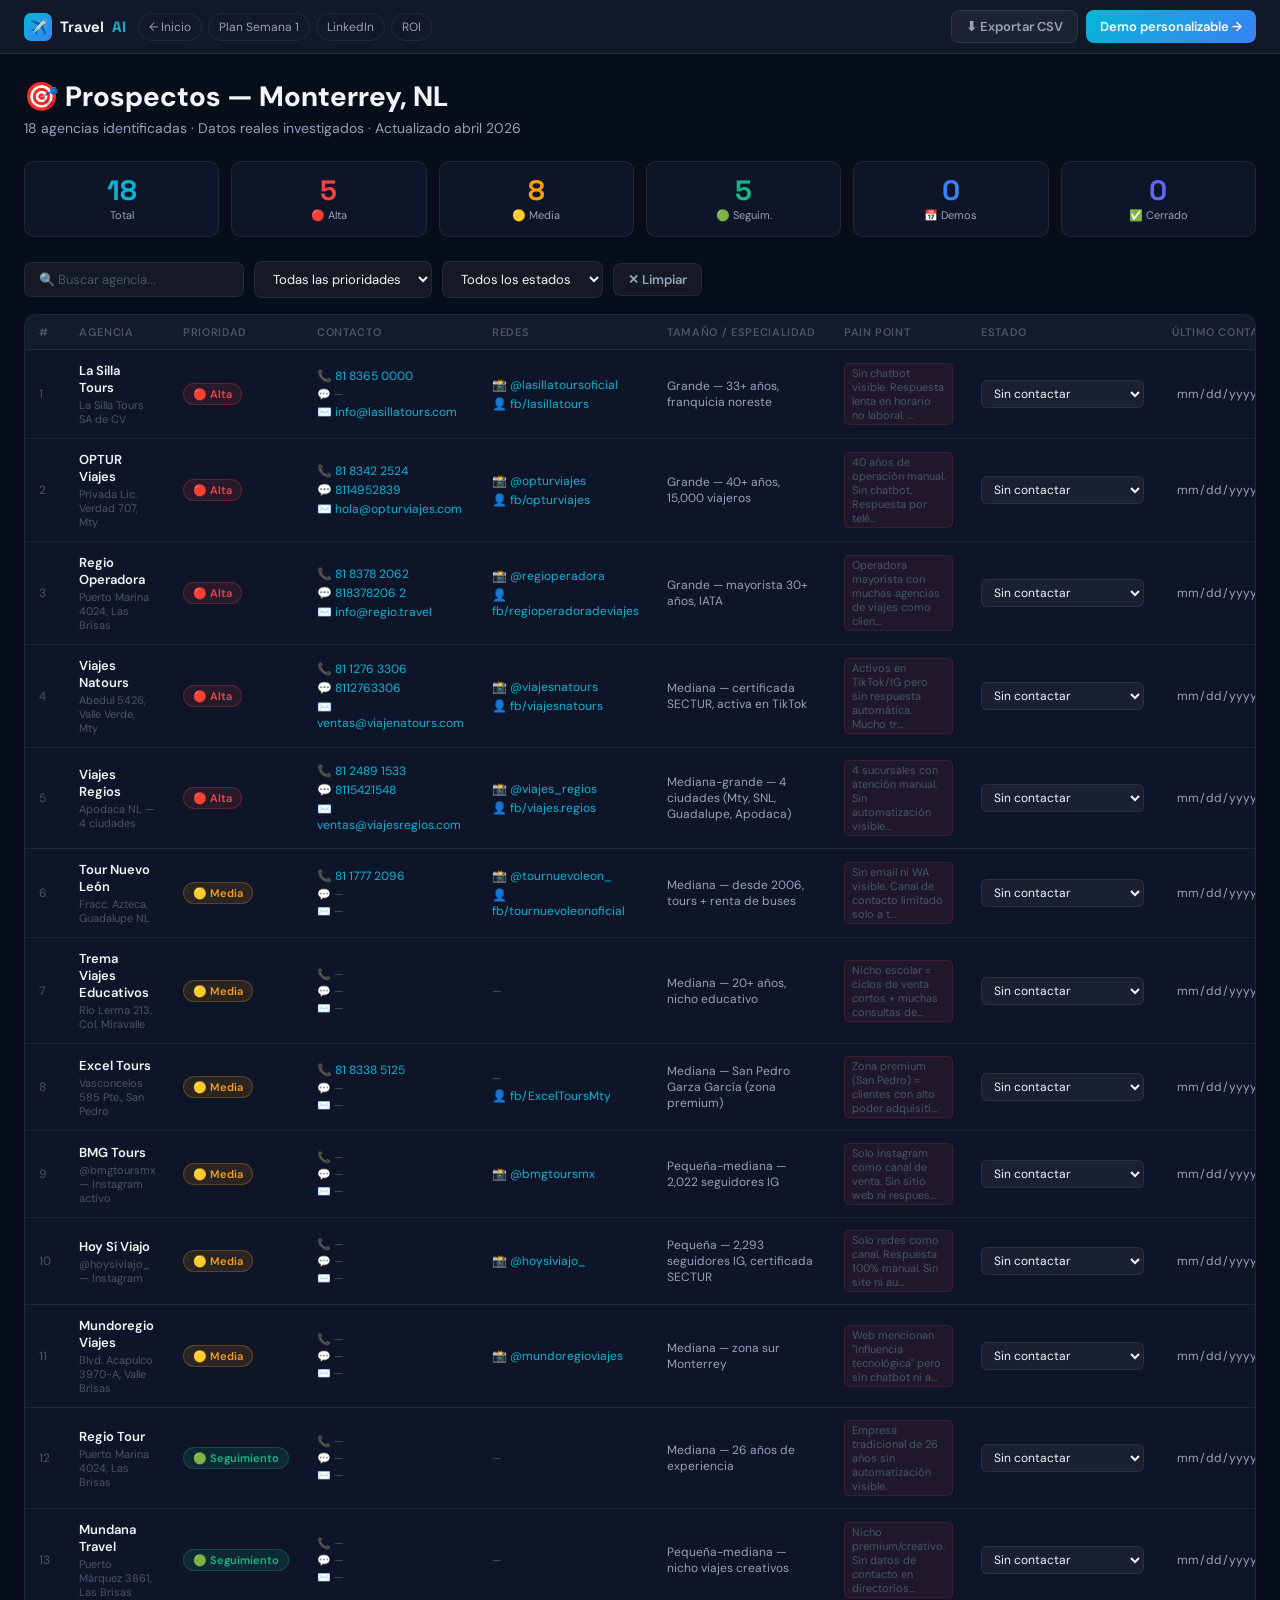
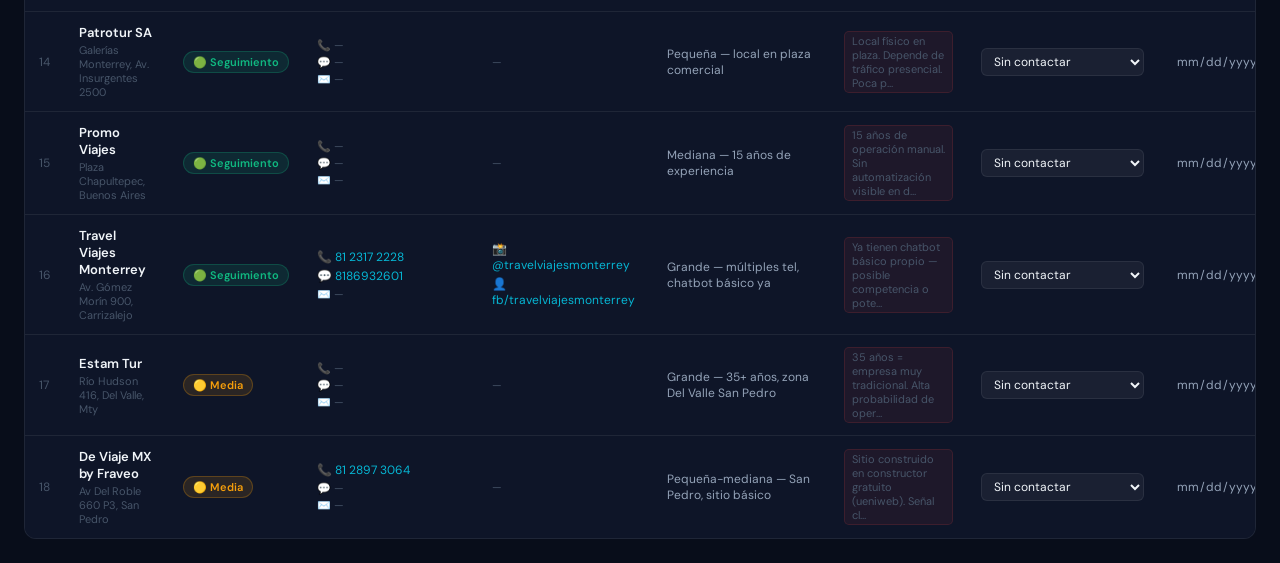
<file: prospecting/prospectos.html>
<!DOCTYPE html>
<html lang="es">
<head>
  <meta charset="UTF-8">
  <meta name="viewport" content="width=device-width, initial-scale=1.0">
  <title>Prospectos Monterrey — TravelAI</title>
  <link rel="preconnect" href="https://fonts.googleapis.com">
  <link href="https://fonts.googleapis.com/css2?family=Space+Grotesk:wght@400;500;600;700;800&family=DM+Sans:wght@400;500;700&display=swap" rel="stylesheet">
  <style>
    :root{--bg:#080d1a;--bg2:#0e1528;--bg3:#111827;--bdr:rgba(255,255,255,.07);--bdr-c:rgba(6,182,212,.3);--c:#06b6d4;--cd:rgba(6,182,212,.1);--b:#3b82f6;--g:#10b981;--a:#f59e0b;--r:#ef4444;--p:#6366f1;--t:#f1f5f9;--t2:#94a3b8;--t3:#475569;--fh:'Space Grotesk',sans-serif;--fb:'DM Sans',sans-serif}
    *,*::before,*::after{box-sizing:border-box;margin:0;padding:0}
    body{font-family:var(--fb);background:var(--bg);color:var(--t);-webkit-font-smoothing:antialiased;min-height:100vh}
    h1,h2,h3{font-family:var(--fh);line-height:1.2}
    a{color:inherit;text-decoration:none}

    /* NAV */
    .topnav{background:var(--bg3);border-bottom:1px solid var(--bdr);padding:10px 24px;display:flex;align-items:center;gap:12px;position:sticky;top:0;z-index:200}
    .tn-logo{display:flex;align-items:center;gap:8px;font-family:var(--fh);font-weight:700;font-size:15px;flex-shrink:0}
    .tn-sq{width:28px;height:28px;background:linear-gradient(135deg,var(--c),var(--b));border-radius:7px;display:flex;align-items:center;justify-content:center;font-size:14px}
    .nav-links{display:flex;gap:6px;flex:1}
    .back{display:inline-flex;align-items:center;gap:5px;font-size:12px;color:var(--t2);padding:5px 10px;border:1px solid var(--bdr);border-radius:20px;transition:all .2s}
    .back:hover{color:var(--c);border-color:var(--bdr-c)}
    .btn{display:inline-flex;align-items:center;gap:6px;padding:7px 14px;border-radius:8px;font-family:var(--fb);font-size:13px;font-weight:600;border:none;cursor:pointer;transition:all .2s}
    .btn-p{background:linear-gradient(135deg,var(--c),var(--b));color:#fff}
    .btn-p:hover{opacity:.88}
    .btn-g{background:rgba(255,255,255,.05);border:1px solid var(--bdr);color:var(--t2)}
    .btn-g:hover{background:rgba(255,255,255,.09);color:var(--t)}

    /* CONTENT */
    .main{padding:24px}
    .page-hdr{display:flex;align-items:flex-start;justify-content:space-between;gap:16px;margin-bottom:24px;flex-wrap:wrap}
    .ph-title{font-size:clamp(20px,3vw,28px);font-weight:800;margin-bottom:4px}
    .ph-sub{font-size:14px;color:var(--t2)}
    .ph-actions{display:flex;gap:8px;flex-wrap:wrap}

    /* STATS */
    .stats{display:grid;grid-template-columns:repeat(6,1fr);gap:12px;margin-bottom:24px}
    .stat{background:var(--bg2);border:1px solid var(--bdr);border-radius:10px;padding:14px 16px;text-align:center}
    .stat .sv{font-family:var(--fh);font-size:28px;font-weight:800;line-height:1}
    .stat .sl{font-size:11px;color:var(--t2);margin-top:4px}
    .stat.s-total .sv{color:var(--c)}
    .stat.s-alta .sv{color:var(--r)}
    .stat.s-media .sv{color:var(--a)}
    .stat.s-baja .sv{color:var(--g)}
    .stat.s-demo .sv{color:var(--b)}
    .stat.s-cerrado .sv{color:var(--p)}

    /* FILTERS */
    .filters{display:flex;gap:10px;margin-bottom:16px;flex-wrap:wrap;align-items:center}
    .filter-input{background:rgba(255,255,255,.05);border:1px solid var(--bdr);border-radius:8px;padding:8px 14px;color:var(--t);font-family:var(--fb);font-size:13px;outline:none;transition:border-color .2s;min-width:220px}
    .filter-input:focus{border-color:var(--c)}
    .filter-input::placeholder{color:var(--t3)}
    .fselect{background:rgba(255,255,255,.05);border:1px solid var(--bdr);border-radius:8px;padding:8px 14px;color:var(--t);font-family:var(--fb);font-size:13px;outline:none;cursor:pointer}
    .fselect option{background:var(--bg3)}

    /* TABLE */
    .table-wrap{background:var(--bg2);border:1px solid var(--bdr);border-radius:12px;overflow:hidden;overflow-x:auto}
    table{width:100%;border-collapse:collapse;font-size:13px;min-width:1100px}
    thead th{text-align:left;padding:10px 14px;font-size:11px;font-weight:600;text-transform:uppercase;letter-spacing:.06em;color:var(--t3);border-bottom:1px solid var(--bdr);background:rgba(255,255,255,.02);white-space:nowrap}
    tbody td{padding:12px 14px;border-bottom:1px solid var(--bdr);color:var(--t2);vertical-align:middle}
    tbody tr:last-child td{border-bottom:none}
    tbody tr:hover td{background:rgba(255,255,255,.02)}
    .td-name{font-weight:600;color:var(--t);max-width:160px}
    .td-name small{display:block;font-weight:400;font-size:11px;color:var(--t3);margin-top:2px}
    .td-contact{display:flex;flex-direction:column;gap:3px}
    .td-contact a{color:var(--c);font-size:12px;display:flex;align-items:center;gap:4px;transition:opacity .2s}
    .td-contact a:hover{opacity:.75}

    /* PRIORITY BADGE */
    .pbadge{display:inline-flex;align-items:center;gap:5px;padding:3px 9px;border-radius:20px;font-size:11px;font-weight:600;white-space:nowrap}
    .pb-alta{background:rgba(239,68,68,.12);color:var(--r);border:1px solid rgba(239,68,68,.25)}
    .pb-media{background:rgba(245,158,11,.12);color:var(--a);border:1px solid rgba(245,158,11,.25)}
    .pb-seguimiento{background:rgba(16,185,129,.12);color:var(--g);border:1px solid rgba(16,185,129,.25)}

    /* STATUS SELECT */
    .status-sel{background:rgba(255,255,255,.05);border:1px solid var(--bdr);border-radius:6px;padding:4px 8px;color:var(--t);font-size:12px;font-family:var(--fb);outline:none;cursor:pointer;transition:border-color .2s}
    .status-sel:focus{border-color:var(--c)}
    .status-sel option{background:var(--bg3)}

    /* ACTION BUTTONS */
    .actions{display:flex;gap:5px;flex-wrap:nowrap}
    .act-btn{width:30px;height:30px;border-radius:6px;border:1px solid var(--bdr);background:rgba(255,255,255,.04);color:var(--t2);font-size:14px;display:flex;align-items:center;justify-content:center;cursor:pointer;transition:all .2s;text-decoration:none;flex-shrink:0}
    .act-btn:hover{background:var(--cd);border-color:var(--bdr-c);color:var(--c)}
    .act-btn.wa{background:rgba(37,211,102,.08);border-color:rgba(37,211,102,.3);color:#25d366}
    .act-btn.wa:hover{background:rgba(37,211,102,.2)}
    .act-btn.copy:hover{color:var(--a);border-color:rgba(245,158,11,.4)}
    .act-btn.copied{color:var(--g)!important;border-color:rgba(16,185,129,.4)!important}

    /* NOTES */
    .notes-input{background:transparent;border:none;color:var(--t2);font-size:12px;font-family:var(--fb);width:140px;outline:none;padding:2px 4px;border-radius:4px;transition:all .2s}
    .notes-input:focus{background:rgba(255,255,255,.05);border:1px solid var(--bdr);color:var(--t)}
    .notes-input::placeholder{color:var(--t3)}

    /* PAIN CHIP */
    .pain{font-size:11px;color:var(--t3);background:rgba(239,68,68,.07);border:1px solid rgba(239,68,68,.15);border-radius:5px;padding:2px 7px;display:inline-block}

    /* MODAL */
    .modal-overlay{display:none;position:fixed;inset:0;background:rgba(0,0,0,.7);z-index:500;align-items:center;justify-content:center;padding:20px}
    .modal-overlay.on{display:flex}
    .modal{background:var(--bg2);border:1px solid var(--bdr-c);border-radius:14px;padding:28px;max-width:560px;width:100%;position:relative}
    .modal h3{font-size:18px;font-weight:700;margin-bottom:4px}
    .modal .msub{font-size:13px;color:var(--t2);margin-bottom:16px}
    .modal textarea{width:100%;background:rgba(255,255,255,.05);border:1px solid var(--bdr);border-radius:8px;padding:14px;color:var(--t);font-family:var(--fb);font-size:14px;line-height:1.7;resize:vertical;min-height:200px;outline:none}
    .modal textarea:focus{border-color:var(--c)}
    .modal-close{position:absolute;top:14px;right:14px;background:rgba(255,255,255,.06);border:1px solid var(--bdr);border-radius:6px;padding:4px 10px;font-size:13px;color:var(--t2);cursor:pointer}
    .modal-close:hover{color:var(--t)}
    .modal-actions{display:flex;gap:8px;margin-top:12px}

    /* TOAST */
    .toast{position:fixed;bottom:24px;right:24px;background:var(--g);color:#fff;padding:10px 20px;border-radius:8px;font-size:13px;font-weight:600;z-index:999;opacity:0;transition:opacity .3s;pointer-events:none}
    .toast.show{opacity:1}

    @media(max-width:768px){.stats{grid-template-columns:repeat(3,1fr)}.topnav{flex-wrap:wrap}}
  </style>
</head>
<body>

<div class="topnav">
  <div class="tn-logo"><div class="tn-sq">✈️</div>Travel<span style="color:var(--c)">AI</span></div>
  <div class="nav-links">
    <a href="../index.html" class="back">← Inicio</a>
    <a href="plan-semana1.html" class="back">Plan Semana 1</a>
    <a href="linkedin.html" class="back">LinkedIn</a>
    <a href="../sales/calculadora-roi.html" class="back">ROI</a>
  </div>
  <div style="display:flex;gap:8px">
    <button class="btn btn-g" onclick="exportCSV()">⬇ Exportar CSV</button>
    <a href="../app/demo-agencia.html" class="btn btn-p">Demo personalizable →</a>
  </div>
</div>

<div class="main">
  <div class="page-hdr">
    <div>
      <div class="ph-title">🎯 Prospectos — Monterrey, NL</div>
      <div class="ph-sub">18 agencias identificadas · Datos reales investigados · Actualizado abril 2026</div>
    </div>
  </div>

  <!-- STATS -->
  <div class="stats" id="statsBar">
    <div class="stat s-total"><div class="sv" id="st-total">18</div><div class="sl">Total</div></div>
    <div class="stat s-alta"><div class="sv" id="st-alta">0</div><div class="sl">🔴 Alta</div></div>
    <div class="stat s-media"><div class="sv" id="st-media">0</div><div class="sl">🟡 Media</div></div>
    <div class="stat s-baja"><div class="sv" id="st-baja">0</div><div class="sl">🟢 Seguim.</div></div>
    <div class="stat s-demo"><div class="sv" id="st-demo">0</div><div class="sl">📅 Demos</div></div>
    <div class="stat s-cerrado"><div class="sv" id="st-cerrado">0</div><div class="sl">✅ Cerrado</div></div>
  </div>

  <!-- FILTERS -->
  <div class="filters">
    <input type="text" class="filter-input" id="searchInput" placeholder="🔍 Buscar agencia..." oninput="filterTable()">
    <select class="fselect" id="filterPri" onchange="filterTable()">
      <option value="">Todas las prioridades</option>
      <option value="alta">🔴 Alta prioridad</option>
      <option value="media">🟡 Media prioridad</option>
      <option value="seguimiento">🟢 Seguimiento</option>
    </select>
    <select class="fselect" id="filterStatus" onchange="filterTable()">
      <option value="">Todos los estados</option>
      <option value="sin-contactar">Sin contactar</option>
      <option value="contactado">Contactado</option>
      <option value="demo-agendada">Demo agendada</option>
      <option value="propuesta-enviada">Propuesta enviada</option>
      <option value="cerrado">Cerrado ✅</option>
      <option value="no-interesado">No interesado</option>
    </select>
    <button class="btn btn-g" onclick="clearFilters()">✕ Limpiar</button>
  </div>

  <!-- TABLE -->
  <div class="table-wrap">
    <table id="prospectsTable">
      <thead>
        <tr>
          <th>#</th>
          <th>Agencia</th>
          <th>Prioridad</th>
          <th>Contacto</th>
          <th>Redes</th>
          <th>Tamaño / Especialidad</th>
          <th>Pain Point</th>
          <th>Estado</th>
          <th>Último contacto</th>
          <th>Notas</th>
          <th>Acciones</th>
        </tr>
      </thead>
      <tbody id="tableBody"></tbody>
    </table>
  </div>
</div>

<!-- MODAL MENSAJE -->
<div class="modal-overlay" id="msgModal">
  <div class="modal">
    <button class="modal-close" onclick="closeModal()">✕ Cerrar</button>
    <h3>📱 Mensaje personalizado</h3>
    <div class="msub" id="modalAgency">—</div>
    <textarea id="modalMsg"></textarea>
    <div class="modal-actions">
      <button class="btn btn-p" onclick="copyModalMsg()">📋 Copiar mensaje</button>
      <button class="btn btn-g" id="modalWA" onclick="openWA()">📲 Abrir en WhatsApp</button>
    </div>
  </div>
</div>

<div class="toast" id="toast"></div>

<script>
const DEMO_URL = 'https://pruebatupagina-free.github.io/travelai-platform/app/demo-agencia.html';

const AGENCIES = [
  {
    id:1, nombre:'La Silla Tours', subtitulo:'La Silla Tours SA de CV',
    prioridad:'alta',
    tel:'81 8365 0000', wa:'', email:'info@lasillatours.com',
    ig:'lasillatoursoficial', fb:'lasillatours',
    web:'lasillatours.travel', tamano:'Grande — 33+ años, franquicia noreste',
    especialidad:'Salidas grupales, Europa, cruceros, peregrinaciones',
    pain:'Sin chatbot visible. Respuesta lenta en horario no laboral. Depende de llamadas.',
    status:'sin-contactar', lastContact:'', notes:'',
    msg: `Hola, ¿hablo con alguien de La Silla Tours?\n\nVi que llevan más de 33 años siendo la referencia de viajes grupales en Monterrey — un logro enorme 🙌\n\nNoté que no tienen un asistente automático para responder consultas fuera del horario de oficina. Con el volumen de grupos que manejan, eso puede significar bastantes ventas que se pierden por las noches o fines de semana.\n\nCreé una demo de cómo se vería IA automatizando esas consultas para La Silla Tours:\n${DEMO_URL}?agencia=LaSillaTours\n\n¿15 minutos para mostrárselo? Sin compromiso 🚀`
  },
  {
    id:2, nombre:'OPTUR Viajes', subtitulo:'Privada Lic. Verdad 707, Mty',
    prioridad:'alta',
    tel:'81 8342 2524', wa:'8114952839', email:'hola@opturviajes.com',
    ig:'opturviajes', fb:'opturviajes',
    web:'opturviajes.com', tamano:'Grande — 40+ años, 15,000 viajeros',
    especialidad:'Internacionales, eventos (Tomorrowland), intercambios estudiantiles',
    pain:'40 años de operación manual. Sin chatbot. Respuesta por teléfono únicamente.',
    status:'sin-contactar', lastContact:'', notes:'',
    msg:`Hola, buenos días. ¿Es OPTUR Viajes?\n\n40 años y más de 15,000 viajeros felices — eso habla por sí solo 👏\n\nEstuve revisando su página y vi que manejan viajes a eventos como Tomorrowland, Coachella e intercambios estudiantiles. Son nichos con mucha consulta de gente joven que espera respuesta inmediata en WhatsApp.\n\nPreparé una demo de cómo quedaría IA automatizando esas consultas para OPTUR:\n${DEMO_URL}?agencia=OPTURViajes\n\n¿Tienen 10 minutos para verla? hola@opturviajes.com está copiado 😊`
  },
  {
    id:3, nombre:'Regio Operadora', subtitulo:'Puerto Marina 4024, Las Brisas',
    prioridad:'alta',
    tel:'81 8378 2062', wa:'818378206 2', email:'info@regio.travel',
    ig:'regioperadora', fb:'regioperadoradeviajes',
    web:'regioperadora.com', tamano:'Grande — mayorista 30+ años, IATA',
    especialidad:'Mayorista B2B: vuelos, hoteles, paquetes, plataforma ROM3TA',
    pain:'Operadora mayorista con muchas agencias de viajes como clientes — canal multiplicador enorme.',
    status:'sin-contactar', lastContact:'', notes:'Prospecto estratégico: si cierran, pueden recomendar TravelAI a todas sus agencias afiliadas.',
    msg:`Hola, ¿hablo con Regio Operadora?\n\nVi que son mayoristas con 30+ años y certificaciones IATA y ANAV. Impresionante trayectoria 🏆\n\nTengo algo que podría ser muy interesante para ustedes y para las agencias que trabajan con su plataforma ROM3TA: una solución de IA que automatiza las consultas y cotizaciones — y que las agencias distribuidoras podrían usar para atender más clientes sin contratar más personal.\n\nDemo lista:\n${DEMO_URL}?agencia=RegioOperadora\n\n¿Tienen 15 minutos? Creo que puede ser una oportunidad de negocio para ambos 🚀`
  },
  {
    id:4, nombre:'Viajes Natours', subtitulo:'Abedul 5426, Valle Verde, Mty',
    prioridad:'alta',
    tel:'81 1276 3306', wa:'8112763306', email:'ventas@viajenatours.com',
    ig:'viajesnatours', fb:'viajesnatours',
    web:'viajesnatours.com', tamano:'Mediana — certificada SECTUR, activa en TikTok',
    especialidad:'Disney, Japón, Europa, bodas en playa, viajes grupales',
    pain:'Activos en TikTok/IG pero sin respuesta automática. Mucho tráfico de jóvenes que exigen respuesta inmediata.',
    status:'sin-contactar', lastContact:'', notes:'TikTok activo = audiencia joven = necesitan respuesta en minutos, no horas.',
    msg:`Hola, ¿hablo con Viajes Natours?\n\nVi su perfil en TikTok — están generando bastante contenido 📱 Los viajes a Disney y Japón que muestran atraen mucho tráfico joven que manda mensaje y espera respuesta en minutos.\n\nEl problema es que fuera de horario esas consultas se pierden. Con IA, Natours respondería al instante las 24 horas.\n\nPreparé la demo personalizada:\n${DEMO_URL}?agencia=ViajesNatours\n\n¿Les muestro cómo quedaría en 10 minutos? 🚀`
  },
  {
    id:5, nombre:'Viajes Regios', subtitulo:'Apodaca NL — 4 ciudades',
    prioridad:'alta',
    tel:'81 2489 1533', wa:'8115421548', email:'ventas@viajesregios.com',
    ig:'viajes_regios', fb:'viajes.regios',
    web:'viajesregios.com', tamano:'Mediana-grande — 4 ciudades (Mty, SNL, Guadalupe, Apodaca)',
    especialidad:'Paquetes vacaciones, cruceros, Europa, Asia, todo incluido',
    pain:'4 sucursales con atención manual. Sin automatización visible. Gran oportunidad de escalamiento.',
    status:'sin-contactar', lastContact:'', notes:'Con 4 sucursales el plan Enterprise tiene mucho sentido.',
    msg:`Hola, ¿hablo con Viajes Regios?\n\nVi que tienen presencia en 4 ciudades del área metropolitana — Monterrey, San Nicolás, Guadalupe y Apodaca. Eso es una operación considerable 🙌\n\nGestionar consultas de 4 sucursales manualmente es un reto enorme. Con TravelAI, toda la atención al cliente se centraliza en IA, con reportes por sucursal en tiempo real.\n\nDemo lista para Viajes Regios:\n${DEMO_URL}?agencia=ViajesRegios\n\n¿15 minutos para verla? Creo que tiene mucho sentido para ustedes 📊`
  },
  {
    id:6, nombre:'Tour Nuevo León', subtitulo:'Fracc. Azteca, Guadalupe NL',
    prioridad:'media',
    tel:'81 1777 2096', wa:'', email:'',
    ig:'tournuevoleon_', fb:'tournuevoleonoficial',
    web:'tournuevoleon.com', tamano:'Mediana — desde 2006, tours + renta de buses',
    especialidad:'Tours nacionales, renta autobuses, yates, tours religiosos',
    pain:'Sin email ni WA visible. Canal de contacto limitado solo a teléfono.',
    status:'sin-contactar', lastContact:'', notes:'',
    msg:`Hola, ¿hablo con Tour Nuevo León?\n\nDesde 2006 han construido una reputación muy sólida en tours y renta de autobuses en el área 👏\n\nNoté que su principal canal de contacto es el teléfono. Con el volumen de tours y grupos que manejan, deben recibir muchísimas consultas repetitivas: disponibilidad, precios, itinerarios.\n\nCreé una demo de cómo IA automatizaría eso para ustedes:\n${DEMO_URL}?agencia=TourNuevoLeon\n\n¿10 minutos para verla? 🚀`
  },
  {
    id:7, nombre:'Trema Viajes Educativos', subtitulo:'Río Lerma 213, Col. Miravalle',
    prioridad:'media',
    tel:'', wa:'', email:'',
    ig:'', fb:'',
    web:'', tamano:'Mediana — 20+ años, nicho educativo',
    especialidad:'Viajes educativos y escolares, grupos grandes',
    pain:'Nicho escolar = ciclos de venta cortos + muchas consultas de padres de familia.',
    status:'sin-contactar', lastContact:'', notes:'Buscar contacto en directorios. Nicho muy específico.',
    msg:`Hola, ¿hablo con Trema Viajes Educativos?\n\nLlevan más de 20 años especializados en viajes educativos — un nicho muy específico y valioso 🎓\n\nImagino que en temporada de inscripciones reciben decenas de consultas de papás preguntando lo mismo: destinos, costos, fechas, seguros. Con IA, todo eso se responde automáticamente, 24/7.\n\nDemo preparada:\n${DEMO_URL}?agencia=TremaViajes\n\n¿15 minutos para verla? 🚀`
  },
  {
    id:8, nombre:'Excel Tours', subtitulo:'Vasconcelos 585 Pte., San Pedro',
    prioridad:'media',
    tel:'81 8338 5125', wa:'', email:'',
    ig:'', fb:'ExcelToursMty',
    web:'', tamano:'Mediana — San Pedro Garza García (zona premium)',
    especialidad:'Vuelos, hoteles, cruceros, alquiler de autos',
    pain:'Zona premium (San Pedro) = clientes con alto poder adquisitivo. Sin automatización visible.',
    status:'sin-contactar', lastContact:'', notes:'San Pedro = clientes dispuestos a pagar más. Enfocar en calidad de servicio.',
    msg:`Hola, ¿hablo con Excel Tours?\n\nEstán ubicados en San Pedro — eso dice mucho del perfil de clientes que atienden: gente que valora el servicio personalizado y la rapidez de respuesta 💎\n\nEse perfil de cliente espera respuesta en minutos, no en horas. Con TravelAI, Excel Tours respondería al instante con cotizaciones personalizadas.\n\nDemo preparada:\n${DEMO_URL}?agencia=ExcelTours\n\n¿10 minutos para verla? 🚀`
  },
  {
    id:9, nombre:'BMG Tours', subtitulo:'@bmgtoursmx — Instagram activo',
    prioridad:'media',
    tel:'', wa:'', email:'',
    ig:'bmgtoursmx', fb:'',
    web:'', tamano:'Pequeña-mediana — 2,022 seguidores IG',
    especialidad:'Cancún, Riviera Maya, Las Vegas, Cuba, Europa, cruceros',
    pain:'Solo Instagram como canal de venta. Sin sitio web ni respuesta automática visible.',
    status:'sin-contactar', lastContact:'', notes:'Contactar por DM en Instagram.',
    msg:`Hola, vi su perfil en Instagram @bmgtoursmx 👋\n\nTienen contenido muy atractivo de destinos como Cancún, Las Vegas y Europa. El problema que veo es que todo pasa por el DM de Instagram — fuera de horario, esas consultas se pierden.\n\nCreé una demo de cómo IA automatizaría sus consultas de Instagram y WhatsApp:\n${DEMO_URL}?agencia=BMGTours\n\n¿10 minutos para verlo? 🚀`
  },
  {
    id:10, nombre:'Hoy Sí Viajo', subtitulo:'@hoysiviajo_ — Instagram',
    prioridad:'media',
    tel:'', wa:'', email:'',
    ig:'hoysiviajo_', fb:'',
    web:'', tamano:'Pequeña — 2,293 seguidores IG, certificada SECTUR',
    especialidad:'Paquetes vacacionales, todo incluido',
    pain:'Solo redes como canal. Respuesta 100% manual. Sin site ni automatización.',
    status:'sin-contactar', lastContact:'', notes:'Contactar por DM. Oportunidad de crecimiento.',
    msg:`Hola, vi su agencia en Instagram @hoysiviajo_ 👋\n\nEstán certificados por el Registro Nacional de Turismo — eso da mucha confianza 🏆\n\nEl reto que tienen (como todas las agencias en redes) es que cuando duermen, los clientes siguen preguntando. Con IA, responden al instante las 24 horas sin contratar a nadie más.\n\nDemo lista:\n${DEMO_URL}?agencia=HoySiViajo\n\n¿Les muestro cómo funciona? 🚀`
  },
  {
    id:11, nombre:'Mundoregio Viajes', subtitulo:'Blvd. Acapulco 3970-A, Valle Brisas',
    prioridad:'media',
    tel:'', wa:'', email:'',
    ig:'mundoregioviajes', fb:'',
    web:'mundoregioviajes.com', tamano:'Mediana — zona sur Monterrey',
    especialidad:'Paquetes nacionales e internacionales, cruceros, lunas de miel',
    pain:'Web mencionan "influencia tecnológica" pero sin chatbot ni automatización real.',
    status:'sin-contactar', lastContact:'', notes:'Se describen como tech-forward — son buenos candidatos.',
    msg:`Hola, ¿hablo con Mundoregio Viajes?\n\nVi en su sitio que se consideran una agencia "con significativa influencia tecnológica" — me cayó bien eso 😄\n\nSi les gusta la tecnología, creo que van a amar esto: una plataforma de IA que automatiza todas las consultas de WhatsApp y genera itinerarios en 30 segundos.\n\nDemo preparada:\n${DEMO_URL}?agencia=MundoregioViajes\n\n¿10 minutos? 🚀`
  },
  {
    id:12, nombre:'Regio Tour', subtitulo:'Puerto Marina 4024, Las Brisas',
    prioridad:'seguimiento',
    tel:'', wa:'', email:'',
    ig:'', fb:'',
    web:'', tamano:'Mediana — 26 años de experiencia',
    especialidad:'Paquetes nacionales e internacionales, grupos',
    pain:'Empresa tradicional de 26 años sin automatización visible.',
    status:'sin-contactar', lastContact:'', notes:'Buscar contacto directo.',
    msg:`Hola, ¿hablo con Regio Tour?\n\n26 años en el mercado es una trayectoria impresionante 🏆\n\nCon esa experiencia, imagino que ya vieron cómo evolucionó el turismo: de llamadas telefónicas a WhatsApp, y ahora a IA. El siguiente paso natural es automatizar las consultas repetitivas para que su equipo se enfoque en lo que saben hacer: cerrar ventas.\n\nDemo:\n${DEMO_URL}?agencia=RegioTour\n\n¿15 minutos? 🚀`
  },
  {
    id:13, nombre:'Mundana Travel', subtitulo:'Puerto Márquez 3861, Las Brisas',
    prioridad:'seguimiento',
    tel:'', wa:'', email:'',
    ig:'', fb:'',
    web:'', tamano:'Pequeña-mediana — nicho viajes creativos',
    especialidad:'Viajes con "ideas out of the box", experiencias únicas',
    pain:'Nicho premium/creativo. Sin datos de contacto en directorios.',
    status:'sin-contactar', lastContact:'', notes:'Buscar en redes sociales.',
    msg:`Hola, ¿hablo con Mundana Travel?\n\nMe llamó mucho la atención su propuesta de viajes "out of the box" — ese diferenciador es muy valioso 🎯\n\nPara una agencia con enfoque creativo, la IA puede ser aún más poderosa: personaliza cada propuesta al perfil del viajero en segundos.\n\nDemo:\n${DEMO_URL}?agencia=MundanaTravel\n\n¿Les muestro? 🚀`
  },
  {
    id:14, nombre:'Patrotur SA', subtitulo:'Galerías Monterrey, Av. Insurgentes 2500',
    prioridad:'seguimiento',
    tel:'', wa:'', email:'',
    ig:'', fb:'',
    web:'', tamano:'Pequeña — local en plaza comercial',
    especialidad:'Boletos aéreos y servicios turísticos',
    pain:'Local físico en plaza. Depende de tráfico presencial. Poca presencia digital.',
    status:'sin-contactar', lastContact:'', notes:'Visita presencial puede ser efectiva por su ubicación en Galerías.',
    msg:`Hola, ¿hablo con Patrotur?\n\nUbicados en Galerías Monterrey — excelente ubicación para captar clientes que pasan por ahí 🛍️\n\nEl reto hoy es que muchos de esos clientes buscan en WhatsApp antes de ir al local físico. Con IA, Patrotur responde al instante en digital Y atiende en el local.\n\nDemo:\n${DEMO_URL}?agencia=Patrotur\n\n¿15 minutos? 🚀`
  },
  {
    id:15, nombre:'Promo Viajes', subtitulo:'Plaza Chapultepec, Buenos Aires',
    prioridad:'seguimiento',
    tel:'', wa:'', email:'',
    ig:'', fb:'',
    web:'', tamano:'Mediana — 15 años de experiencia',
    especialidad:'Paquetes vacacionales, grupos',
    pain:'15 años de operación manual. Sin automatización visible en directorios.',
    status:'sin-contactar', lastContact:'', notes:'',
    msg:`Hola, ¿hablo con Promo Viajes?\n\n15 años en el mercado — llevan un camino importante recorrido 👏\n\nLas agencias que llevan tanto tiempo tienen el reto de modernizarse sin perder la esencia. La IA ayuda exactamente con eso: automatiza lo tedioso para que el equipo se enfoque en el servicio personalizado que los distingue.\n\nDemo:\n${DEMO_URL}?agencia=PromoViajes\n\n¿10 minutos? 🚀`
  },
  {
    id:16, nombre:'Travel Viajes Monterrey', subtitulo:'Av. Gómez Morín 900, Carrizalejo',
    prioridad:'seguimiento',
    tel:'81 2317 2228', wa:'8186932601', email:'',
    ig:'travelviajesmonterrey', fb:'travelviajesmonterrey',
    web:'travelviajesmonterrey.com', tamano:'Grande — múltiples tel, chatbot básico ya',
    especialidad:'Paquetes, quinceañeras, eventos deportivos, corporativo',
    pain:'Ya tienen chatbot básico propio — posible competencia o potencial upgrade.',
    status:'sin-contactar', lastContact:'', notes:'Ya tienen chatbot en /chatbot/ — analizar si es básico y si TravelAI agrega valor real.',
    msg:`Hola, ¿hablo con Travel Viajes Monterrey?\n\nVi que ya tienen un chatbot en su sitio — van adelantados respecto a muchas agencias 👏\n\nLo que creamos en TravelAI va un nivel más arriba: además del chat web, integra WhatsApp Business, genera itinerarios completos en 30 segundos, tiene CRM para gestión de leads y dashboard de métricas en tiempo real.\n\nDemo:\n${DEMO_URL}?agencia=TravelViajesMty\n\n¿10 minutos para comparar? Puede que les guste lo que ven 🚀`
  },
  {
    id:17, nombre:'Estam Tur', subtitulo:'Río Hudson 416, Del Valle, Mty',
    prioridad:'media',
    tel:'', wa:'', email:'',
    ig:'', fb:'',
    web:'', tamano:'Grande — 35+ años, zona Del Valle San Pedro',
    especialidad:'Todo tipo de viajes, mayor experiencia de la zona',
    pain:'35 años = empresa muy tradicional. Alta probabilidad de operación 100% manual.',
    status:'sin-contactar', lastContact:'', notes:'Buscar contacto. Con 35 años son una apuesta segura de cliente tradicional.',
    msg:`Hola, ¿hablo con Estam Tur?\n\nMás de 35 años siendo referencia de viajes en la zona — un legado enorme 🏆\n\nLas agencias con esa trayectoria atienden a clientes muy leales que también ahora preguntan por WhatsApp. Automatizar esas consultas sin perder el toque humano es exactamente lo que hace TravelAI.\n\nDemo preparada:\n${DEMO_URL}?agencia=EstamTur\n\n¿15 minutos para verla? 🚀`
  },
  {
    id:18, nombre:'De Viaje MX by Fraveo', subtitulo:'Av Del Roble 660 P3, San Pedro',
    prioridad:'media',
    tel:'81 2897 3064', wa:'', email:'',
    ig:'', fb:'',
    web:'de-viaje-mx-by-fraveo.ueniweb.com', tamano:'Pequeña-mediana — San Pedro, sitio básico',
    especialidad:'Paquetes vacacionales, viajes a la medida',
    pain:'Sitio construido en constructor gratuito (ueniweb). Señal clara de poca inversión en tecnología.',
    status:'sin-contactar', lastContact:'', notes:'Sitio muy básico = alta necesidad de modernización. Buen candidato.',
    msg:`Hola, ¿hablo con De Viaje MX?\n\nVi que están en San Pedro y ofrecen viajes a la medida — un servicio premium muy demandado en esa zona 💎\n\nNote que su presencia digital podría fortalecerse. TravelAI no solo automatiza consultas, sino que da a la agencia una imagen más profesional ante sus clientes: dashboard, itinerarios en PDF con su marca, chat integrado.\n\nDemo:\n${DEMO_URL}?agencia=DeViajeMX\n\n¿10 minutos? 🚀`
  }
];

let currentWANumber = '';

function init() {
  loadFromStorage();
  renderTable(AGENCIES);
  updateStats();
}

function loadFromStorage() {
  const saved = JSON.parse(localStorage.getItem('travelai_prospects') || '{}');
  AGENCIES.forEach(a => {
    if (saved[a.id]) {
      a.status = saved[a.id].status || a.status;
      a.lastContact = saved[a.id].lastContact || '';
      a.notes = saved[a.id].notes || a.notes;
    }
  });
}

function saveToStorage() {
  const data = {};
  AGENCIES.forEach(a => { data[a.id] = { status: a.status, lastContact: a.lastContact, notes: a.notes }; });
  localStorage.setItem('travelai_prospects', JSON.stringify(data));
}

function updateStats() {
  document.getElementById('st-total').textContent = AGENCIES.length;
  document.getElementById('st-alta').textContent = AGENCIES.filter(a => a.prioridad === 'alta').length;
  document.getElementById('st-media').textContent = AGENCIES.filter(a => a.prioridad === 'media').length;
  document.getElementById('st-baja').textContent = AGENCIES.filter(a => a.prioridad === 'seguimiento').length;
  document.getElementById('st-demo').textContent = AGENCIES.filter(a => a.status === 'demo-agendada').length;
  document.getElementById('st-cerrado').textContent = AGENCIES.filter(a => a.status === 'cerrado').length;
}

function priTag(p) {
  if (p === 'alta') return '<span class="pbadge pb-alta">🔴 Alta</span>';
  if (p === 'media') return '<span class="pbadge pb-media">🟡 Media</span>';
  return '<span class="pbadge pb-seguimiento">🟢 Seguimiento</span>';
}

const STATUS_OPTS = [
  { v:'sin-contactar', l:'Sin contactar' },
  { v:'contactado', l:'Contactado' },
  { v:'demo-agendada', l:'📅 Demo agendada' },
  { v:'propuesta-enviada', l:'📄 Propuesta enviada' },
  { v:'cerrado', l:'✅ Cerrado' },
  { v:'no-interesado', l:'❌ No interesado' }
];

function renderTable(list) {
  const tbody = document.getElementById('tableBody');
  tbody.innerHTML = list.map((a, i) => {
    const statusOpts = STATUS_OPTS.map(s => `<option value="${s.v}" ${a.status===s.v?'selected':''}>${s.l}</option>`).join('');
    const waLink = a.wa ? `<a class="act-btn wa" href="https://wa.me/52${a.wa.replace(/\D/g,'')}" target="_blank" title="WhatsApp directo">📲</a>` : `<span class="act-btn" style="opacity:.3;cursor:default" title="Sin WA">📲</span>`;
    return `<tr data-id="${a.id}" data-pri="${a.prioridad}" data-status="${a.status}">
      <td style="color:var(--t3);font-size:12px">${i+1}</td>
      <td><div class="td-name">${a.nombre}<small>${a.subtitulo}</small></div></td>
      <td>${priTag(a.prioridad)}</td>
      <td><div class="td-contact">
        ${a.tel ? `<a href="tel:${a.tel}">📞 ${a.tel}</a>` : '<span style="color:var(--t3);font-size:11px">📞 —</span>'}
        ${a.wa ? `<a href="https://wa.me/52${a.wa.replace(/\D/g,'')}" target="_blank">💬 ${a.wa}</a>` : '<span style="color:var(--t3);font-size:11px">💬 —</span>'}
        ${a.email ? `<a href="mailto:${a.email}">✉️ ${a.email}</a>` : '<span style="color:var(--t3);font-size:11px">✉️ —</span>'}
      </div></td>
      <td><div class="td-contact">
        ${a.ig ? `<a href="https://instagram.com/${a.ig}" target="_blank">📸 @${a.ig}</a>` : '<span style="color:var(--t3);font-size:11px">—</span>'}
        ${a.fb ? `<a href="https://facebook.com/${a.fb}" target="_blank">👤 fb/${a.fb}</a>` : ''}
      </div></td>
      <td style="font-size:12px;color:var(--t2);max-width:160px">${a.tamano}</td>
      <td><div class="pain">${a.pain.substring(0,60)}${a.pain.length>60?'…':''}</div></td>
      <td><select class="status-sel" onchange="changeStatus(${a.id},this.value)">${statusOpts}</select></td>
      <td><input type="date" class="notes-input" style="width:120px" value="${a.lastContact}" onchange="changeLastContact(${a.id},this.value)"></td>
      <td><input type="text" class="notes-input" placeholder="Notas…" value="${a.notes}" onchange="changeNotes(${a.id},this.value)"></td>
      <td><div class="actions">
        ${waLink}
        <button class="act-btn copy" onclick="showMsg(${a.id})" title="Ver mensaje personalizado">💬</button>
        <a class="act-btn" href="${DEMO_URL}?agencia=${encodeURIComponent(a.nombre.replace(/\s/g,''))}" target="_blank" title="Demo personalizada">🎯</a>
      </div></td>
    </tr>`;
  }).join('');
}

function changeStatus(id, val) {
  const a = AGENCIES.find(x => x.id === id);
  if (a) { a.status = val; saveToStorage(); updateStats(); filterTable(); }
}
function changeLastContact(id, val) {
  const a = AGENCIES.find(x => x.id === id);
  if (a) { a.lastContact = val; saveToStorage(); }
}
function changeNotes(id, val) {
  const a = AGENCIES.find(x => x.id === id);
  if (a) { a.notes = val; saveToStorage(); }
}

function filterTable() {
  const search = document.getElementById('searchInput').value.toLowerCase();
  const pri = document.getElementById('filterPri').value;
  const status = document.getElementById('filterStatus').value;
  const filtered = AGENCIES.filter(a => {
    const matchSearch = !search || a.nombre.toLowerCase().includes(search) || a.especialidad.toLowerCase().includes(search);
    const matchPri = !pri || a.prioridad === pri;
    const matchStatus = !status || a.status === status;
    return matchSearch && matchPri && matchStatus;
  });
  renderTable(filtered);
}

function clearFilters() {
  document.getElementById('searchInput').value = '';
  document.getElementById('filterPri').value = '';
  document.getElementById('filterStatus').value = '';
  renderTable(AGENCIES);
}

function showMsg(id) {
  const a = AGENCIES.find(x => x.id === id);
  if (!a) return;
  document.getElementById('modalAgency').textContent = a.nombre + ' — ' + a.subtitulo;
  document.getElementById('modalMsg').value = a.msg;
  currentWANumber = a.wa ? `52${a.wa.replace(/\D/g,'')}` : '';
  document.getElementById('modalWA').style.opacity = a.wa ? '1' : '0.4';
  document.getElementById('msgModal').classList.add('on');
}
function closeModal() { document.getElementById('msgModal').classList.remove('on'); }
function copyModalMsg() {
  navigator.clipboard.writeText(document.getElementById('modalMsg').value).then(() => showToast('✓ Mensaje copiado'));
}
function openWA() {
  if (!currentWANumber) return;
  const text = encodeURIComponent(document.getElementById('modalMsg').value);
  window.open(`https://wa.me/${currentWANumber}?text=${text}`, '_blank');
}

function exportCSV() {
  const headers = ['#','Nombre','Prioridad','Teléfono','WhatsApp','Email','Instagram','Facebook','Tamaño','Especialidad','Pain Point','Estado','Último Contacto','Notas'];
  const rows = AGENCIES.map((a,i) => [i+1,a.nombre,a.prioridad,a.tel,a.wa,a.email,a.ig,a.fb,a.tamano,a.especialidad,a.pain,a.status,a.lastContact,a.notes].map(v=>`"${String(v).replace(/"/g,'""')}"`).join(','));
  const csv = [headers.join(','),...rows].join('\n');
  const blob = new Blob(['﻿'+csv],{type:'text/csv;charset=utf-8;'});
  const url = URL.createObjectURL(blob);
  const a = document.createElement('a'); a.href=url; a.download='prospectos-monterrey.csv'; a.click();
  showToast('✓ CSV exportado');
}

function showToast(msg) {
  const t = document.getElementById('toast');
  t.textContent = msg; t.classList.add('show');
  setTimeout(() => t.classList.remove('show'), 2500);
}

document.getElementById('msgModal').addEventListener('click', function(e) { if(e.target===this) closeModal(); });
document.addEventListener('keydown', e => { if(e.key==='Escape') closeModal(); });

init();
</script>
</body>
</html>
</file>
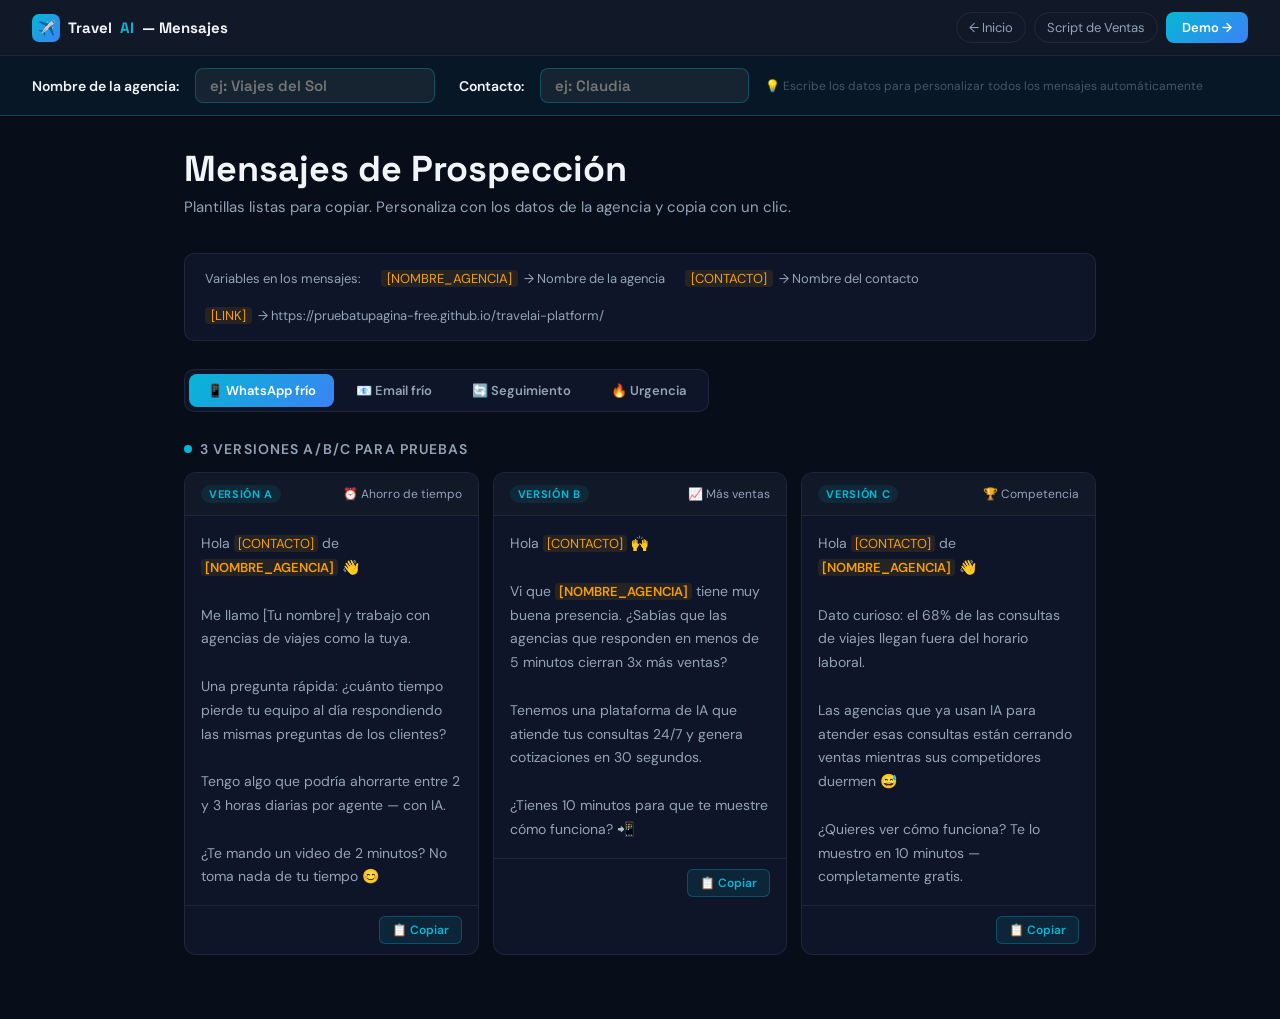
<file: sales/mensajes.html>
<!DOCTYPE html>
<html lang="es">
<head>
  <meta charset="UTF-8">
  <meta name="viewport" content="width=device-width, initial-scale=1.0">
  <title>Mensajes de Prospección — TravelAI Platform</title>
  <link rel="preconnect" href="https://fonts.googleapis.com">
  <link href="https://fonts.googleapis.com/css2?family=Space+Grotesk:wght@400;500;600;700;800&family=DM+Sans:wght@400;500;700&display=swap" rel="stylesheet">
  <style>
    :root{--bg:#080d1a;--bg2:#0e1528;--bg3:#111827;--bdr:rgba(255,255,255,0.07);--bdr-c:rgba(6,182,212,0.3);--c:#06b6d4;--cd:rgba(6,182,212,0.1);--b:#3b82f6;--bd:rgba(59,130,246,0.1);--p:#6366f1;--g:#10b981;--a:#f59e0b;--r:#ef4444;--t:#f1f5f9;--t2:#94a3b8;--t3:#475569;--fh:'Space Grotesk',sans-serif;--fb:'DM Sans',sans-serif}
    *,*::before,*::after{box-sizing:border-box;margin:0;padding:0}
    body{font-family:var(--fb);background:var(--bg);color:var(--t);-webkit-font-smoothing:antialiased;min-height:100vh}
    h1,h2,h3,h4{font-family:var(--fh);line-height:1.2}
    a{color:inherit;text-decoration:none}

    /* NAV */
    .topnav{background:var(--bg3);border-bottom:1px solid var(--bdr);padding:12px 32px;display:flex;align-items:center;justify-content:space-between;gap:16px;position:sticky;top:0;z-index:100}
    .tn-logo{display:flex;align-items:center;gap:8px;font-family:var(--fh);font-weight:700;font-size:15px}
    .tn-sq{width:28px;height:28px;background:linear-gradient(135deg,var(--c),var(--b));border-radius:7px;display:flex;align-items:center;justify-content:center;font-size:14px}
    .back{display:inline-flex;align-items:center;gap:5px;font-size:13px;color:var(--t2);padding:6px 12px;border:1px solid var(--bdr);border-radius:20px;transition:all .2s}
    .back:hover{color:var(--c);border-color:var(--bdr-c)}
    .btn{display:inline-flex;align-items:center;gap:6px;padding:7px 16px;border-radius:8px;font-family:var(--fb);font-size:13px;font-weight:600;border:none;cursor:pointer;transition:all .2s}
    .btn-p{background:linear-gradient(135deg,var(--c),var(--b));color:#fff}
    .btn-p:hover{opacity:.88}

    /* AGENCY INPUT BAR */
    .agency-bar{background:rgba(6,182,212,.06);border-bottom:1px solid var(--bdr-c);padding:12px 32px;display:flex;align-items:center;gap:16px;font-size:14px;color:var(--t2);flex-wrap:wrap}
    .ai{background:rgba(255,255,255,.06);border:1px solid var(--bdr-c);border-radius:8px;padding:7px 14px;color:var(--t);font-family:var(--fh);font-size:15px;font-weight:600;outline:none;min-width:240px;transition:border-color .2s}
    .ai:focus{border-color:var(--c)}
    .ai-note{font-size:12px;color:var(--t3)}

    /* CONTENT */
    .content{max-width:960px;margin:0 auto;padding:32px 24px}
    .page-title{font-size:clamp(24px,3vw,36px);font-weight:800;margin-bottom:6px}
    .page-sub{font-size:15px;color:var(--t2);margin-bottom:36px}

    /* TABS */
    .tabs{display:flex;gap:4px;margin-bottom:28px;background:var(--bg2);padding:4px;border-radius:10px;border:1px solid var(--bdr);width:fit-content}
    .tab{padding:8px 18px;border-radius:8px;font-size:13px;font-weight:600;color:var(--t2);cursor:pointer;transition:all .2s}
    .tab.on{background:linear-gradient(135deg,var(--c),var(--b));color:#fff}
    .tab-content{display:none}
    .tab-content.on{display:block}

    /* MSG CARD */
    .msg-section{margin-bottom:32px}
    .msg-section-title{font-size:14px;font-weight:600;color:var(--t2);text-transform:uppercase;letter-spacing:.08em;margin-bottom:14px;display:flex;align-items:center;gap:8px}
    .msg-section-title .dot{width:8px;height:8px;border-radius:50%;background:var(--c)}
    .msg-variants{display:grid;grid-template-columns:repeat(auto-fill,minmax(280px,1fr));gap:14px}
    .msg-card{background:var(--bg2);border:1px solid var(--bdr);border-radius:12px;overflow:hidden;transition:border-color .2s}
    .msg-card:hover{border-color:var(--bdr-c)}
    .mc-header{padding:12px 16px;background:var(--bg3);border-bottom:1px solid var(--bdr);display:flex;align-items:center;justify-content:space-between}
    .mc-tag{font-size:11px;font-weight:700;color:var(--c);text-transform:uppercase;letter-spacing:.06em;background:var(--cd);padding:2px 8px;border-radius:20px}
    .mc-angle{font-size:12px;color:var(--t2)}
    .mc-body{padding:16px}
    .mc-subject{font-size:11px;color:var(--t3);margin-bottom:6px;text-transform:uppercase;letter-spacing:.04em}
    .mc-text{font-size:14px;color:var(--t2);line-height:1.7;white-space:pre-line}
    .mc-text .hl{color:var(--c);font-weight:600}
    .mc-text .var{color:var(--a);background:rgba(245,158,11,.1);padding:0 4px;border-radius:4px;font-size:13px}
    .mc-footer{padding:10px 16px;border-top:1px solid var(--bdr);display:flex;justify-content:flex-end}
    .copy-btn{background:var(--cd);border:1px solid var(--bdr-c);border-radius:6px;padding:5px 12px;font-size:12px;color:var(--c);cursor:pointer;font-weight:600;transition:all .2s;font-family:var(--fb)}
    .copy-btn:hover{background:var(--c);color:#fff}
    .copied{background:rgba(16,185,129,.15)!important;border-color:rgba(16,185,129,.4)!important;color:var(--g)!important}

    /* SINGLE MSG CARD */
    .single-card{background:var(--bg2);border:1px solid var(--bdr);border-radius:12px;margin-bottom:14px;overflow:hidden;transition:border-color .2s}
    .single-card:hover{border-color:var(--bdr-c)}
    .sc-header{padding:12px 20px;background:var(--bg3);border-bottom:1px solid var(--bdr);display:flex;align-items:center;justify-content:space-between}
    .sc-day{font-family:var(--fh);font-size:14px;font-weight:700}
    .sc-tag{font-size:11px;color:var(--t2)}
    .sc-body{padding:18px 20px}
    .sc-text{font-size:14px;color:var(--t2);line-height:1.75;white-space:pre-line}
    .sc-text .var{color:var(--a);background:rgba(245,158,11,.1);padding:0 4px;border-radius:4px;font-size:13px}
    .sc-footer{padding:10px 20px;border-top:1px solid var(--bdr);display:flex;justify-content:flex-end}

    /* URGENCY CARD */
    .urgency-card{background:linear-gradient(135deg,rgba(239,68,68,.06),rgba(245,158,11,.06));border:1px solid rgba(239,68,68,.25);border-radius:12px;overflow:hidden}
    .urgency-card .sc-header{background:rgba(239,68,68,.08);border-bottom-color:rgba(239,68,68,.2)}
    .urgency-card .sc-day{color:#ef4444}

    /* LEGEND */
    .legend{background:var(--bg2);border:1px solid var(--bdr);border-radius:10px;padding:16px 20px;margin-bottom:28px;font-size:13px;color:var(--t2);display:flex;align-items:center;gap:20px;flex-wrap:wrap}
    .legend-item{display:flex;align-items:center;gap:6px}
    .legend-var{color:var(--a);background:rgba(245,158,11,.1);padding:0 6px;border-radius:4px}

    @media(max-width:768px){.topnav{flex-wrap:wrap}.content{padding:20px 16px}.msg-variants{grid-template-columns:1fr}.tabs{flex-wrap:wrap}.agency-bar{flex-direction:column;align-items:flex-start}}
  </style>
</head>
<body>

<div class="topnav">
  <div class="tn-logo"><div class="tn-sq">✈️</div>Travel<span style="color:var(--c)">AI</span> — Mensajes</div>
  <div style="display:flex;gap:8px;align-items:center">
    <a href="../index.html" class="back">← Inicio</a>
    <a href="script-ventas.html" class="back">Script de Ventas</a>
    <a href="../app/dashboard.html" class="btn btn-p">Demo →</a>
  </div>
</div>

<div class="agency-bar">
  <span style="font-weight:600;color:var(--t)">Nombre de la agencia:</span>
  <input type="text" class="ai" id="agName" placeholder="ej: Viajes del Sol" oninput="updateVars()">
  <span style="font-weight:600;color:var(--t);margin-left:8px">Contacto:</span>
  <input type="text" class="ai" id="contactName" placeholder="ej: Claudia" style="min-width:160px" oninput="updateVars()">
  <div class="ai-note">💡 Escribe los datos para personalizar todos los mensajes automáticamente</div>
</div>

<div class="content">
  <h1 class="page-title">Mensajes de Prospección</h1>
  <p class="page-sub">Plantillas listas para copiar. Personaliza con los datos de la agencia y copia con un clic.</p>

  <div class="legend">
    <span>Variables en los mensajes:</span>
    <div class="legend-item"><span class="legend-var">[NOMBRE_AGENCIA]</span><span>→ Nombre de la agencia</span></div>
    <div class="legend-item"><span class="legend-var">[CONTACTO]</span><span>→ Nombre del contacto</span></div>
    <div class="legend-item"><span class="legend-var">[LINK]</span><span>→ https://pruebatupagina-free.github.io/travelai-platform/</span></div>
  </div>

  <div class="tabs">
    <div class="tab on" onclick="showTab('wa')">📱 WhatsApp frío</div>
    <div class="tab" onclick="showTab('email')">📧 Email frío</div>
    <div class="tab" onclick="showTab('seguimiento')">🔄 Seguimiento</div>
    <div class="tab" onclick="showTab('urgencia')">🔥 Urgencia</div>
  </div>

  <!-- WHATSAPP FRÍO -->
  <div class="tab-content on" id="tab-wa">
    <div class="msg-section">
      <div class="msg-section-title"><div class="dot"></div>3 versiones A/B/C para pruebas</div>
      <div class="msg-variants">

        <div class="msg-card">
          <div class="mc-header">
            <div class="mc-tag">Versión A</div>
            <div class="mc-angle">⏰ Ahorro de tiempo</div>
          </div>
          <div class="mc-body">
            <div class="mc-text" id="wa-a">Hola <span class="var">[CONTACTO]</span> de <span class="hl"><span class="var">[NOMBRE_AGENCIA]</span></span> 👋

Me llamo [Tu nombre] y trabajo con agencias de viajes como la tuya.

Una pregunta rápida: ¿cuánto tiempo pierde tu equipo al día respondiendo las mismas preguntas de los clientes?

Tengo algo que podría ahorrarte entre 2 y 3 horas diarias por agente — con IA.

¿Te mando un video de 2 minutos? No toma nada de tu tiempo 😊</div>
          </div>
          <div class="mc-footer"><button class="copy-btn" onclick="copyCard(this,'wa-a')">📋 Copiar</button></div>
        </div>

        <div class="msg-card">
          <div class="mc-header">
            <div class="mc-tag">Versión B</div>
            <div class="mc-angle">📈 Más ventas</div>
          </div>
          <div class="mc-body">
            <div class="mc-text" id="wa-b">Hola <span class="var">[CONTACTO]</span> 🙌

Vi que <span class="hl"><span class="var">[NOMBRE_AGENCIA]</span></span> tiene muy buena presencia. ¿Sabías que las agencias que responden en menos de 5 minutos cierran 3x más ventas?

Tenemos una plataforma de IA que atiende tus consultas 24/7 y genera cotizaciones en 30 segundos.

¿Tienes 10 minutos para que te muestre cómo funciona? 📲</div>
          </div>
          <div class="mc-footer"><button class="copy-btn" onclick="copyCard(this,'wa-b')">📋 Copiar</button></div>
        </div>

        <div class="msg-card">
          <div class="mc-header">
            <div class="mc-tag">Versión C</div>
            <div class="mc-angle">🏆 Competencia</div>
          </div>
          <div class="mc-body">
            <div class="mc-text" id="wa-c">Hola <span class="var">[CONTACTO]</span> de <span class="hl"><span class="var">[NOMBRE_AGENCIA]</span></span> 👋

Dato curioso: el 68% de las consultas de viajes llegan fuera del horario laboral.

Las agencias que ya usan IA para atender esas consultas están cerrando ventas mientras sus competidores duermen 😅

¿Quieres ver cómo funciona? Te lo muestro en 10 minutos — completamente gratis.</div>
          </div>
          <div class="mc-footer"><button class="copy-btn" onclick="copyCard(this,'wa-c')">📋 Copiar</button></div>
        </div>

      </div>
    </div>
  </div>

  <!-- EMAIL FRÍO -->
  <div class="tab-content" id="tab-email">
    <div class="msg-section">
      <div class="msg-section-title"><div class="dot"></div>3 variantes de email con diferentes ángulos</div>

      <div class="single-card">
        <div class="sc-header">
          <div class="sc-day">Email A — Ángulo: ROI / Tiempo</div>
          <div class="sc-tag">Industria: todas las agencias</div>
        </div>
        <div class="sc-body">
          <div style="background:var(--bg3);border:1px solid var(--bdr);border-radius:8px;padding:12px 16px;margin-bottom:12px;font-size:13px;color:var(--t2)">
            <strong style="color:var(--c)">Asunto:</strong> Tu agencia atiende 3x más clientes con esto (sin contratar)
          </div>
          <div class="sc-text" id="email-a">Hola <span class="var">[CONTACTO]</span>,

Me llamo [Tu nombre] y ayudo a agencias de viajes a automatizar sus consultas y cotizaciones con IA.

Fui a ver el perfil de <span class="var">[NOMBRE_AGENCIA]</span> y tiene potencial para crecer significativamente — el único cuello de botella es el tiempo que el equipo gasta en tareas repetitivas.

Lo que hacemos: tu chatbot IA atiende consultas 24/7 en WhatsApp y tu web. Genera itinerarios completos en 30 segundos. Tu equipo solo cierra ventas.

Resultado típico: 3x más cotizaciones por agente al día, sin contratar a nadie.

¿Tienes 10 minutos para que te lo muestre en video? No requiere nada de tu parte.

Saludos,
[Tu nombre]
TravelAI Platform | <span class="var">[LINK]</span></div>
          <div class="sc-footer"><button class="copy-btn" onclick="copyCard(this,'email-a')">📋 Copiar</button></div>
        </div>
      </div>

      <div class="single-card">
        <div class="sc-header">
          <div class="sc-day">Email B — Ángulo: Problema específico</div>
          <div class="sc-tag">Agencias medianas (10-30 agentes)</div>
        </div>
        <div class="sc-body">
          <div style="background:var(--bg3);border:1px solid var(--bdr);border-radius:8px;padding:12px 16px;margin-bottom:12px;font-size:13px;color:var(--t2)">
            <strong style="color:var(--c)">Asunto:</strong> ¿Cuántos leads pierde <span class="var">[NOMBRE_AGENCIA]</span> fuera de horario?
          </div>
          <div class="sc-text" id="email-b">Hola <span class="var">[CONTACTO]</span>,

Una pregunta directa: ¿qué pasa cuando un cliente escribe a las 9pm preguntando por un viaje a Cancún?

Si la respuesta es "esperamos al día siguiente" — probablemente ya se fue con otra agencia.

El 68% de las consultas de viajes llegan fuera del horario laboral. Con TravelAI Platform, <span class="var">[NOMBRE_AGENCIA]</span> tendría un asistente IA que:

→ Responde en segundos, cualquier hora
→ Genera cotizaciones completas en 30 segundos
→ Agenda citas y pasa leads calificados a tu equipo

Implementación en 48 horas. 14 días gratis.

¿15 minutos para ver cómo funciona?

Saludos,
[Tu nombre] | TravelAI | <span class="var">[LINK]</span></div>
          <div class="sc-footer"><button class="copy-btn" onclick="copyCard(this,'email-b')">📋 Copiar</button></div>
        </div>
      </div>

      <div class="single-card">
        <div class="sc-header">
          <div class="sc-day">Email C — Ángulo: Social proof</div>
          <div class="sc-tag">Agencias grandes (20+ agentes)</div>
        </div>
        <div class="sc-body">
          <div style="background:var(--bg3);border:1px solid var(--bdr);border-radius:8px;padding:12px 16px;margin-bottom:12px;font-size:13px;color:var(--t2)">
            <strong style="color:var(--c)">Asunto:</strong> Cómo ToursMex triplicó sus cotizaciones en 30 días
          </div>
          <div class="sc-text" id="email-c">Hola <span class="var">[CONTACTO]</span>,

Roberto M., CEO de ToursMex Guadalajara (30 agentes), implementó TravelAI hace 30 días.

Resultados:
• +210% cotizaciones mensuales sin contratar a nadie
• -47% tiempo por consulta desde el día 1
• 0 consultas sin respuesta, 24 horas al día

Lo que cambió: automatizaron WhatsApp, web e Instagram con IA. Ahora sus agentes solo cierran ventas — no responden preguntas repetitivas.

Creo que <span class="var">[NOMBRE_AGENCIA]</span> podría tener resultados similares o mejores.

¿Una llamada de 15 minutos para explorar si tiene sentido para ustedes?

Saludos,
[Tu nombre] | TravelAI | <span class="var">[LINK]</span></div>
          <div class="sc-footer"><button class="copy-btn" onclick="copyCard(this,'email-c')">📋 Copiar</button></div>
        </div>
      </div>
    </div>
  </div>

  <!-- SEGUIMIENTO -->
  <div class="tab-content" id="tab-seguimiento">
    <div class="msg-section">
      <div class="msg-section-title"><div class="dot"></div>Secuencia de seguimiento — días 3, 7 y 14</div>

      <div class="single-card">
        <div class="sc-header">
          <div class="sc-day">Día 3 — Seguimiento suave</div>
          <div class="sc-tag">WhatsApp o Email</div>
        </div>
        <div class="sc-body">
          <div class="sc-text" id="seg-3">Hola <span class="var">[CONTACTO]</span> 👋

Solo verifico que hayas recibido mi mensaje sobre TravelAI.

Esta semana implementamos la plataforma en 2 agencias de Monterrey — una de ellas ya atendió 89 consultas sin que nadie del equipo tuviera que responder manualmente 🤖

¿Pudiste echarle un vistazo? Te comparto la demo: <span class="var">[LINK]</span></div>
          <div class="sc-footer"><button class="copy-btn" onclick="copyCard(this,'seg-3')">📋 Copiar</button></div>
        </div>
      </div>

      <div class="single-card">
        <div class="sc-header">
          <div class="sc-day">Día 7 — Valor adicional</div>
          <div class="sc-tag">WhatsApp o Email</div>
        </div>
        <div class="sc-body">
          <div class="sc-text" id="seg-7">Hola <span class="var">[CONTACTO]</span>, ¿cómo va la semana?

Te comparto un dato que calculé para <span class="var">[NOMBRE_AGENCIA]</span>: si tienen 20 agentes y cada uno pierde 2.5 horas al día en consultas repetitivas, eso son 50 horas diarias — unos $600,000 MXN al año en tiempo perdido.

TravelAI cuesta $7,188 al año en el plan Pro.

El ROI se paga en el primer mes. ¿Tiene sentido conversar 10 minutos? 📊</div>
          <div class="sc-footer"><button class="copy-btn" onclick="copyCard(this,'seg-7')">📋 Copiar</button></div>
        </div>
      </div>

      <div class="single-card">
        <div class="sc-header">
          <div class="sc-day">Día 14 — Último seguimiento</div>
          <div class="sc-tag">WhatsApp o Email</div>
        </div>
        <div class="sc-body">
          <div class="sc-text" id="seg-14">Hola <span class="var">[CONTACTO]</span> 😊

Último mensaje de mi parte, no quiero molestarte.

Solo quería decirte que si en algún momento <span class="var">[NOMBRE_AGENCIA]</span> decide explorar la automatización de consultas, aquí estaré.

Los 14 días gratis siguen disponibles sin fecha límite: <span class="var">[LINK]</span>

¡Éxito con la agencia! 🚀</div>
          <div class="sc-footer"><button class="copy-btn" onclick="copyCard(this,'seg-14')">📋 Copiar</button></div>
        </div>
      </div>
    </div>
  </div>

  <!-- URGENCIA -->
  <div class="tab-content" id="tab-urgencia">
    <div class="msg-section">
      <div class="msg-section-title"><div class="dot" style="background:var(--r)"></div>Mensaje de cierre con urgencia</div>

      <div class="single-card urgency-card">
        <div class="sc-header">
          <div class="sc-day">🔥 Mensaje de urgencia — Para prospectos tibios</div>
          <div class="sc-tag">Usar solo cuando hay interés previo</div>
        </div>
        <div class="sc-body">
          <div class="sc-text" id="urgencia">Hola <span class="var">[CONTACTO]</span> 👋

Quería avisarte algo antes de que se cierre:

Tenemos capacidad limitada para onboardings este mes — ya tenemos 4 agencias en lista de espera para la próxima semana.

Sé que estuviste viendo TravelAI para <span class="var">[NOMBRE_AGENCIA]</span>. Si quieres empezar esta semana, te puedo garantizar:

✅ Implementación esta semana (48 hrs)
✅ Soporte prioritario los primeros 30 días
✅ Los 14 días gratis sin tarjeta

Después de este viernes, el siguiente slot disponible sería en 2 semanas.

¿Te animas? Solo necesito un sí 😊</div>
          <div class="sc-footer"><button class="copy-btn" onclick="copyCard(this,'urgencia')">📋 Copiar</button></div>
        </div>
      </div>

      <div class="single-card" style="margin-top:14px">
        <div class="sc-header">
          <div class="sc-day">Re-activación de lead frío (30+ días sin respuesta)</div>
          <div class="sc-tag">Para leads que no respondieron nada</div>
        </div>
        <div class="sc-body">
          <div class="sc-text" id="reactivacion">Hola <span class="var">[CONTACTO]</span>, ¿cómo estás?

Te escribo después de un tiempo porque algo cambió en TravelAI que creo que le interesa mucho a <span class="var">[NOMBRE_AGENCIA]</span>:

Ahora el chatbot detecta cuando un cliente está listo para comprar y lo transfiere automáticamente al mejor agente disponible. Ningún lead se pierde.

¿Tienes 10 minutos esta semana para una demo rápida? Te la hago en vivo. <span class="var">[LINK]</span></div>
          <div class="sc-footer"><button class="copy-btn" onclick="copyCard(this,'reactivacion')">📋 Copiar</button></div>
        </div>
      </div>
    </div>
  </div>

</div>

<script>
  const LINK='https://pruebatupagina-free.github.io/travelai-platform/';
  function showTab(id){document.querySelectorAll('.tab').forEach((t,i)=>{t.classList.toggle('on',['wa','email','seguimiento','urgencia'][i]===id)});document.querySelectorAll('.tab-content').forEach(c=>c.classList.remove('on'));document.getElementById('tab-'+id).classList.add('on')}
  function getRawText(id){const el=document.getElementById(id);if(!el)return'';return el.innerText}
  function copyCard(btn,id){const raw=getRawText(id);navigator.clipboard.writeText(raw).then(()=>{const orig=btn.textContent;btn.textContent='✓ Copiado';btn.classList.add('copied');setTimeout(()=>{btn.textContent=orig;btn.classList.remove('copied')},2000)})}
  function updateVars(){
    const ag=document.getElementById('agName').value||'[NOMBRE_AGENCIA]';
    const co=document.getElementById('contactName').value||'[CONTACTO]';
    document.querySelectorAll('.var').forEach(el=>{const orig=el.textContent;if(orig.includes('NOMBRE_AGENCIA'))el.textContent=ag;else if(orig.includes('CONTACTO'))el.textContent=co;else if(orig.includes('LINK'))el.textContent=LINK;else if(orig===ag||orig===co||orig===LINK){}});
    // Reset and re-apply
    location.reload&&false; // Don't reload — just update spans
  }
  // Set link spans
  document.querySelectorAll('.var').forEach(el=>{if(el.textContent.includes('LINK'))el.textContent=LINK});
</script>
</body>
</html>
</file>
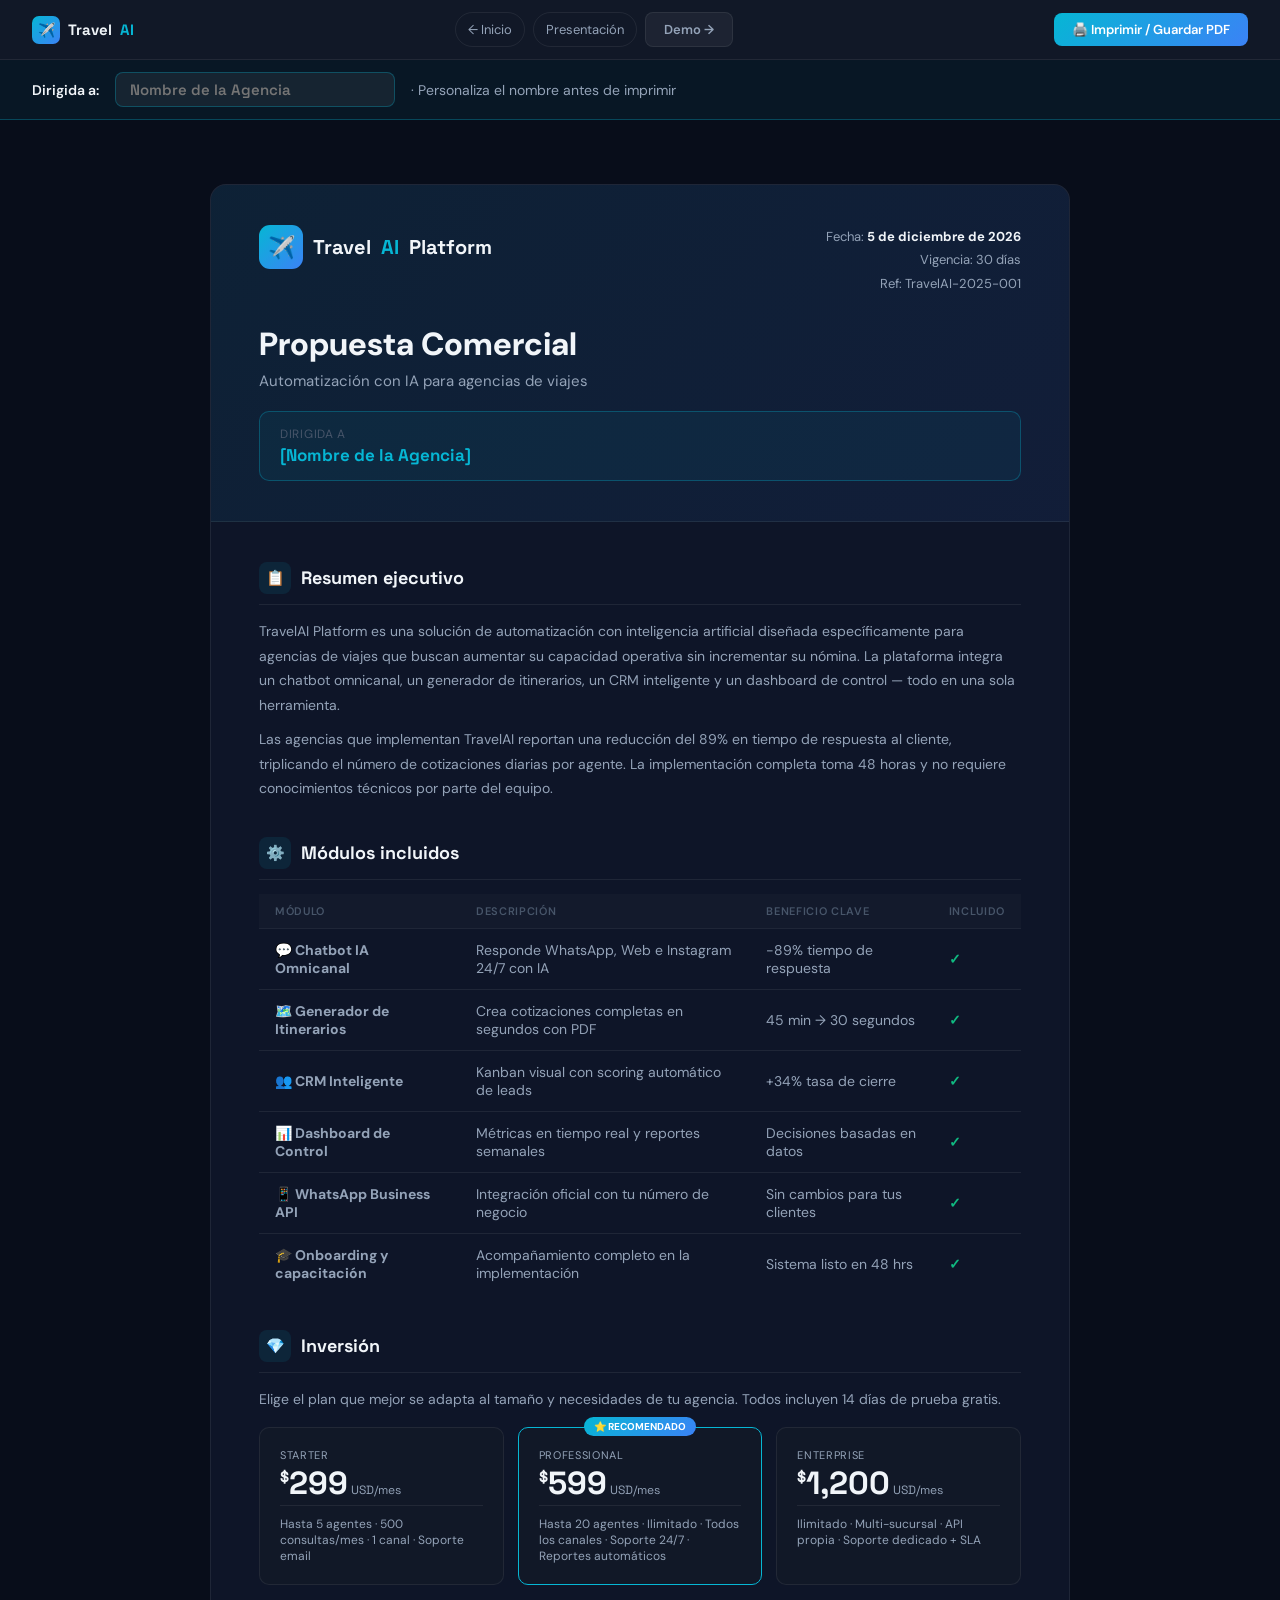
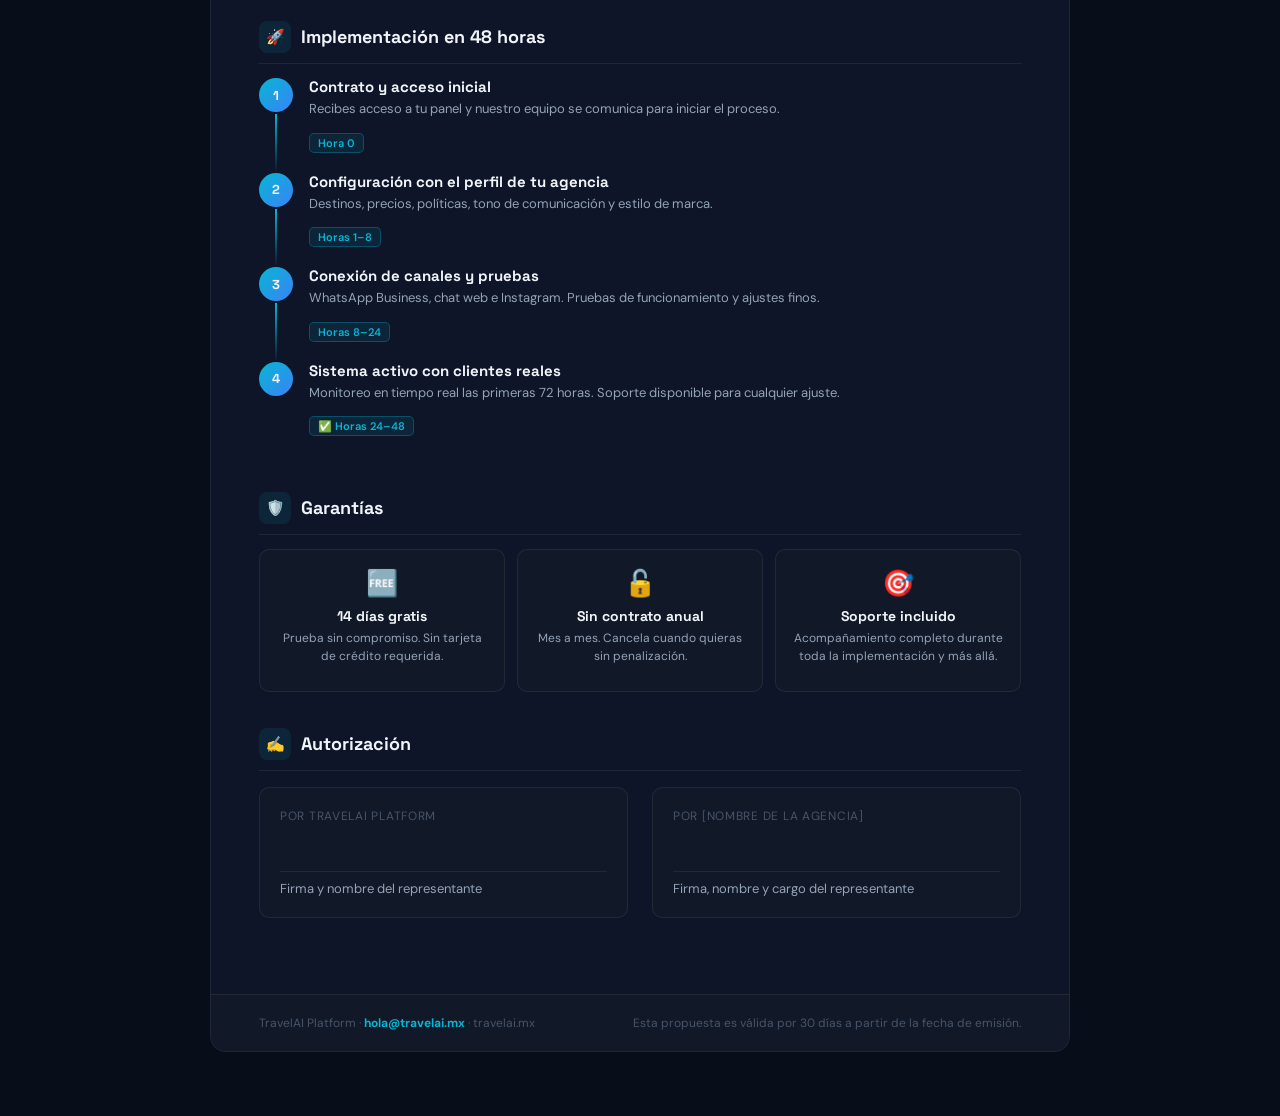
<file: sales/propuesta.html>
<!DOCTYPE html>
<html lang="es">
<head>
  <meta charset="UTF-8">
  <meta name="viewport" content="width=device-width, initial-scale=1.0">
  <title>Propuesta Comercial — TravelAI Platform</title>
  <link rel="preconnect" href="https://fonts.googleapis.com">
  <link href="https://fonts.googleapis.com/css2?family=Space+Grotesk:wght@400;500;600;700;800&family=DM+Sans:wght@400;500;700&display=swap" rel="stylesheet">
  <style>
    :root{--bg:#080d1a;--bg2:#0e1528;--bg3:#111827;--bdr:rgba(255,255,255,0.07);--bdr-c:rgba(6,182,212,0.3);--c:#06b6d4;--cd:rgba(6,182,212,0.1);--b:#3b82f6;--p:#6366f1;--g:#10b981;--a:#f59e0b;--r:#ef4444;--t:#f1f5f9;--t2:#94a3b8;--t3:#475569;--fh:'Space Grotesk',sans-serif;--fb:'DM Sans',sans-serif}
    *,*::before,*::after{box-sizing:border-box;margin:0;padding:0}
    body{font-family:var(--fb);background:var(--bg);color:var(--t);-webkit-font-smoothing:antialiased}
    h1,h2,h3,h4{font-family:var(--fh);line-height:1.2}
    a{color:inherit;text-decoration:none}

    /* SCREEN NAV */
    .screen-nav{background:var(--bg3);border-bottom:1px solid var(--bdr);padding:12px 32px;display:flex;align-items:center;justify-content:space-between;gap:16px}
    .snav-logo{display:flex;align-items:center;gap:8px;font-family:var(--fh);font-weight:700;font-size:15px}
    .snav-sq{width:28px;height:28px;background:linear-gradient(135deg,var(--c),var(--b));border-radius:7px;display:flex;align-items:center;justify-content:center;font-size:14px}
    .snav-sq span{color:var(--c)}
    .snav-links{display:flex;gap:8px}
    .btn{display:inline-flex;align-items:center;gap:6px;padding:8px 18px;border-radius:8px;font-family:var(--fb);font-size:13px;font-weight:600;border:none;cursor:pointer;transition:all .2s}
    .btn-p{background:linear-gradient(135deg,var(--c),var(--b));color:#fff}
    .btn-p:hover{opacity:.88}
    .btn-g{background:rgba(255,255,255,.05);border:1px solid var(--bdr);color:var(--t2)}
    .btn-g:hover{background:rgba(255,255,255,.09);color:var(--t)}
    .back-link{display:inline-flex;align-items:center;gap:6px;font-size:13px;color:var(--t2);padding:6px 12px;border:1px solid var(--bdr);border-radius:20px;transition:all .2s}
    .back-link:hover{color:var(--c);border-color:var(--bdr-c)}

    /* AGENCY INPUT */
    .agency-bar{background:rgba(6,182,212,.06);border-bottom:1px solid var(--bdr-c);padding:12px 32px;display:flex;align-items:center;gap:16px;font-size:14px;color:var(--t2)}
    .agency-input{background:rgba(255,255,255,.06);border:1px solid var(--bdr-c);border-radius:8px;padding:7px 14px;color:var(--t);font-family:var(--fh);font-size:15px;font-weight:600;outline:none;min-width:280px;transition:border-color .2s}
    .agency-input:focus{border-color:var(--c)}

    /* DOCUMENT */
    .doc{max-width:860px;margin:40px auto;background:var(--bg2);border:1px solid var(--bdr);border-radius:16px;overflow:hidden}

    /* HEADER */
    .doc-header{background:linear-gradient(135deg,rgba(6,182,212,.08),rgba(59,130,246,.08));border-bottom:1px solid var(--bdr);padding:40px 48px}
    .dh-top{display:flex;align-items:flex-start;justify-content:space-between;margin-bottom:28px}
    .dh-logo{display:flex;align-items:center;gap:10px;font-family:var(--fh);font-weight:700;font-size:20px}
    .dh-sq{width:44px;height:44px;background:linear-gradient(135deg,var(--c),var(--b));border-radius:11px;display:flex;align-items:center;justify-content:center;font-size:22px}
    .dh-sq span{color:var(--c)}
    .dh-meta{text-align:right;font-size:13px;color:var(--t2);line-height:1.8}
    .dh-meta strong{color:var(--t)}
    .dh-title{font-size:clamp(22px,3vw,32px);font-weight:800;margin-bottom:6px}
    .dh-sub{font-size:15px;color:var(--t2)}
    .dh-to{display:flex;align-items:center;gap:12px;margin-top:20px;background:rgba(6,182,212,.06);border:1px solid var(--bdr-c);border-radius:10px;padding:14px 20px}
    .dh-to-lbl{font-size:12px;color:var(--t3);text-transform:uppercase;letter-spacing:.06em;margin-bottom:2px}
    .dh-to-val{font-family:var(--fh);font-size:17px;font-weight:700;color:var(--c)}

    /* BODY */
    .doc-body{padding:40px 48px}
    .section{margin-bottom:36px}
    .section h2{font-size:18px;font-weight:700;margin-bottom:14px;padding-bottom:10px;border-bottom:1px solid var(--bdr);display:flex;align-items:center;gap:10px}
    .section h2 .icon{width:32px;height:32px;border-radius:8px;background:var(--cd);display:flex;align-items:center;justify-content:center;font-size:15px;flex-shrink:0}
    .section p{font-size:14px;color:var(--t2);line-height:1.75;margin-bottom:10px}

    /* MODULE TABLE */
    .mod-table{width:100%;border-collapse:collapse;font-size:14px}
    .mod-table th{text-align:left;padding:10px 16px;font-size:11px;font-weight:600;text-transform:uppercase;letter-spacing:.06em;color:var(--t3);border-bottom:1px solid var(--bdr);background:rgba(255,255,255,.02)}
    .mod-table td{padding:12px 16px;border-bottom:1px solid var(--bdr);color:var(--t2)}
    .mod-table tr:last-child td{border-bottom:none}
    .mod-table tr:hover td{background:rgba(255,255,255,.02);color:var(--t)}
    .ck{color:var(--g);font-weight:700}

    /* PLAN CARDS */
    .plan-cards{display:grid;grid-template-columns:repeat(3,1fr);gap:14px;margin-top:16px}
    .pcard{background:var(--bg3);border:1px solid var(--bdr);border-radius:10px;padding:20px;position:relative}
    .pcard.pop{border-color:var(--c)}
    .pcard .pt{position:absolute;top:-11px;left:50%;transform:translateX(-50%);background:linear-gradient(135deg,var(--c),var(--b));color:#fff;font-size:10px;font-weight:700;text-transform:uppercase;padding:3px 10px;border-radius:20px}
    .pcard .pn{font-size:11px;color:var(--t2);text-transform:uppercase;letter-spacing:.06em;margin-bottom:5px}
    .pcard .pv{font-family:var(--fh);font-size:32px;font-weight:800;line-height:1;margin-bottom:2px}
    .pcard .pv sup{font-size:15px;vertical-align:super}
    .pcard .pv span{font-size:12px;font-weight:400;color:var(--t2)}
    .pcard .pd{font-size:12px;color:var(--t2);margin-top:6px;padding-top:10px;border-top:1px solid var(--bdr)}

    /* TIMELINE */
    .timeline{display:flex;flex-direction:column;gap:0}
    .tstep{display:flex;gap:16px;align-items:flex-start;position:relative;padding-bottom:20px}
    .tstep:not(:last-child)::after{content:'';position:absolute;left:16px;top:36px;bottom:0;width:2px;background:linear-gradient(180deg,var(--c),transparent)}
    .tnum{width:34px;height:34px;border-radius:50%;background:linear-gradient(135deg,var(--c),var(--b));display:flex;align-items:center;justify-content:center;font-family:var(--fh);font-weight:700;font-size:13px;flex-shrink:0}
    .tcont h3{font-size:15px;font-weight:700;margin-bottom:3px}
    .tcont p{font-size:13px;color:var(--t2);line-height:1.5}
    .ttag{display:inline-block;margin-top:4px;background:var(--cd);border:1px solid var(--bdr-c);border-radius:5px;padding:2px 8px;font-size:11px;color:var(--c);font-weight:600}

    /* GUARANTEES */
    .guar-grid{display:grid;grid-template-columns:repeat(3,1fr);gap:12px}
    .guar{background:var(--bg3);border:1px solid var(--bdr);border-radius:10px;padding:16px;text-align:center}
    .guar .gi{font-size:26px;margin-bottom:8px}
    .guar h4{font-size:14px;font-weight:700;margin-bottom:4px}
    .guar p{font-size:12px;color:var(--t2);line-height:1.5}

    /* SIGNATURE */
    .sig-grid{display:grid;grid-template-columns:1fr 1fr;gap:24px;margin-top:16px}
    .sig-box{background:var(--bg3);border:1px solid var(--bdr);border-radius:10px;padding:20px}
    .sig-box .sl{font-size:12px;color:var(--t3);margin-bottom:16px;text-transform:uppercase;letter-spacing:.06em}
    .sig-line{border-bottom:1px solid var(--bdr);margin-bottom:8px;height:32px}
    .sig-box .sn{font-size:13px;color:var(--t2)}

    /* DOC FOOTER */
    .doc-footer{background:var(--bg3);border-top:1px solid var(--bdr);padding:20px 48px;display:flex;align-items:center;justify-content:space-between;font-size:12px;color:var(--t3)}
    .doc-footer strong{color:var(--c)}

    /* PRINT */
    @media print{
      .screen-nav,.agency-bar{display:none!important}
      body{background:#fff;color:#000}
      .doc{border:none;border-radius:0;margin:0;max-width:100%;box-shadow:none}
      .doc-header{background:linear-gradient(135deg,#e0f7fa,#e3f2fd);border-bottom:1px solid #e0e0e0;-webkit-print-color-adjust:exact}
      .doc-body{background:#fff;color:#000}
      h2,h3,h4{color:#1a1a2e}
      p,.tcont p,.guar p,.pcard .pd,.sig-box .sn{color:#555}
      .dh-title,.dh-to-val{color:#06b6d4}
      .plan-cards,.guar-grid,.sig-grid{break-inside:avoid}
      .pcard.pop{border-color:#06b6d4}
      .ck{color:#10b981}
      .doc-footer{background:#f5f5f5;color:#666;border-top:1px solid #e0e0e0}
    }
    @media(max-width:768px){.doc-body,.doc-header{padding:24px 20px}.plan-cards,.guar-grid,.sig-grid{grid-template-columns:1fr}.dh-top{flex-direction:column;gap:12px}.dh-meta{text-align:left}.agency-bar{flex-direction:column;align-items:flex-start}.doc-footer{flex-direction:column;gap:4px;text-align:center}}
  </style>
</head>
<body>

<div class="screen-nav">
  <div class="snav-logo"><div class="snav-sq">✈️</div>Travel<span style="color:var(--c)">AI</span></div>
  <div class="snav-links">
    <a href="../index.html" class="back-link">← Inicio</a>
    <a href="pitch.html" class="back-link">Presentación</a>
    <a href="../app/dashboard.html" class="btn btn-g">Demo →</a>
  </div>
  <button class="btn btn-p" onclick="window.print()">🖨️ Imprimir / Guardar PDF</button>
</div>

<div class="agency-bar">
  <label for="agencyName" style="font-weight:600;color:var(--t)">Dirigida a:</label>
  <input type="text" id="agencyName" class="agency-input" placeholder="Nombre de la Agencia" oninput="updateAgency(this.value)">
  <span>· Personaliza el nombre antes de imprimir</span>
</div>

<div style="padding:24px">
<div class="doc">

  <!-- HEADER -->
  <div class="doc-header">
    <div class="dh-top">
      <div>
        <div class="dh-logo"><div class="dh-sq">✈️</div>Travel<span style="color:var(--c)">AI</span> Platform</div>
      </div>
      <div class="dh-meta">
        <div>Fecha: <strong id="docDate"></strong></div>
        <div>Vigencia: 30 días</div>
        <div>Ref: TravelAI-2025-001</div>
      </div>
    </div>
    <div class="dh-title">Propuesta Comercial</div>
    <div class="dh-sub">Automatización con IA para agencias de viajes</div>
    <div class="dh-to">
      <div>
        <div class="dh-to-lbl">Dirigida a</div>
        <div class="dh-to-val" id="agencyDisplay">[Nombre de la Agencia]</div>
      </div>
    </div>
  </div>

  <!-- BODY -->
  <div class="doc-body">

    <!-- RESUMEN EJECUTIVO -->
    <div class="section">
      <h2><span class="icon">📋</span> Resumen ejecutivo</h2>
      <p>TravelAI Platform es una solución de automatización con inteligencia artificial diseñada específicamente para agencias de viajes que buscan aumentar su capacidad operativa sin incrementar su nómina. La plataforma integra un chatbot omnicanal, un generador de itinerarios, un CRM inteligente y un dashboard de control — todo en una sola herramienta.</p>
      <p>Las agencias que implementan TravelAI reportan una reducción del 89% en tiempo de respuesta al cliente, triplicando el número de cotizaciones diarias por agente. La implementación completa toma 48 horas y no requiere conocimientos técnicos por parte del equipo.</p>
    </div>

    <!-- MÓDULOS -->
    <div class="section">
      <h2><span class="icon">⚙️</span> Módulos incluidos</h2>
      <table class="mod-table">
        <thead><tr><th>Módulo</th><th>Descripción</th><th>Beneficio clave</th><th>Incluido</th></tr></thead>
        <tbody>
          <tr><td><strong>💬 Chatbot IA Omnicanal</strong></td><td>Responde WhatsApp, Web e Instagram 24/7 con IA</td><td>-89% tiempo de respuesta</td><td><span class="ck">✓</span></td></tr>
          <tr><td><strong>🗺️ Generador de Itinerarios</strong></td><td>Crea cotizaciones completas en segundos con PDF</td><td>45 min → 30 segundos</td><td><span class="ck">✓</span></td></tr>
          <tr><td><strong>👥 CRM Inteligente</strong></td><td>Kanban visual con scoring automático de leads</td><td>+34% tasa de cierre</td><td><span class="ck">✓</span></td></tr>
          <tr><td><strong>📊 Dashboard de Control</strong></td><td>Métricas en tiempo real y reportes semanales</td><td>Decisiones basadas en datos</td><td><span class="ck">✓</span></td></tr>
          <tr><td><strong>📱 WhatsApp Business API</strong></td><td>Integración oficial con tu número de negocio</td><td>Sin cambios para tus clientes</td><td><span class="ck">✓</span></td></tr>
          <tr><td><strong>🎓 Onboarding y capacitación</strong></td><td>Acompañamiento completo en la implementación</td><td>Sistema listo en 48 hrs</td><td><span class="ck">✓</span></td></tr>
        </tbody>
      </table>
    </div>

    <!-- INVERSIÓN -->
    <div class="section">
      <h2><span class="icon">💎</span> Inversión</h2>
      <p>Elige el plan que mejor se adapta al tamaño y necesidades de tu agencia. Todos incluyen 14 días de prueba gratis.</p>
      <div class="plan-cards">
        <div class="pcard">
          <div class="pn">Starter</div>
          <div class="pv"><sup>$</sup>299<span> USD/mes</span></div>
          <div class="pd">Hasta 5 agentes · 500 consultas/mes · 1 canal · Soporte email</div>
        </div>
        <div class="pcard pop">
          <div class="pt">⭐ Recomendado</div>
          <div class="pn">Professional</div>
          <div class="pv"><sup>$</sup>599<span> USD/mes</span></div>
          <div class="pd">Hasta 20 agentes · Ilimitado · Todos los canales · Soporte 24/7 · Reportes automáticos</div>
        </div>
        <div class="pcard">
          <div class="pn">Enterprise</div>
          <div class="pv"><sup>$</sup>1,200<span> USD/mes</span></div>
          <div class="pd">Ilimitado · Multi-sucursal · API propia · Soporte dedicado + SLA</div>
        </div>
      </div>
    </div>

    <!-- TIMELINE -->
    <div class="section">
      <h2><span class="icon">🚀</span> Implementación en 48 horas</h2>
      <div class="timeline">
        <div class="tstep"><div class="tnum">1</div><div class="tcont"><h3>Contrato y acceso inicial</h3><p>Recibes acceso a tu panel y nuestro equipo se comunica para iniciar el proceso.</p><div class="ttag">Hora 0</div></div></div>
        <div class="tstep"><div class="tnum">2</div><div class="tcont"><h3>Configuración con el perfil de tu agencia</h3><p>Destinos, precios, políticas, tono de comunicación y estilo de marca.</p><div class="ttag">Horas 1–8</div></div></div>
        <div class="tstep"><div class="tnum">3</div><div class="tcont"><h3>Conexión de canales y pruebas</h3><p>WhatsApp Business, chat web e Instagram. Pruebas de funcionamiento y ajustes finos.</p><div class="ttag">Horas 8–24</div></div></div>
        <div class="tstep"><div class="tnum">4</div><div class="tcont"><h3>Sistema activo con clientes reales</h3><p>Monitoreo en tiempo real las primeras 72 horas. Soporte disponible para cualquier ajuste.</p><div class="ttag">✅ Horas 24–48</div></div></div>
      </div>
    </div>

    <!-- GARANTÍAS -->
    <div class="section">
      <h2><span class="icon">🛡️</span> Garantías</h2>
      <div class="guar-grid">
        <div class="guar"><div class="gi">🆓</div><h4>14 días gratis</h4><p>Prueba sin compromiso. Sin tarjeta de crédito requerida.</p></div>
        <div class="guar"><div class="gi">🔓</div><h4>Sin contrato anual</h4><p>Mes a mes. Cancela cuando quieras sin penalización.</p></div>
        <div class="guar"><div class="gi">🎯</div><h4>Soporte incluido</h4><p>Acompañamiento completo durante toda la implementación y más allá.</p></div>
      </div>
    </div>

    <!-- FIRMA -->
    <div class="section">
      <h2><span class="icon">✍️</span> Autorización</h2>
      <div class="sig-grid">
        <div class="sig-box">
          <div class="sl">Por TravelAI Platform</div>
          <div class="sig-line"></div>
          <div class="sn">Firma y nombre del representante</div>
        </div>
        <div class="sig-box">
          <div class="sl">Por <span id="agencySig">[Nombre de la Agencia]</span></div>
          <div class="sig-line"></div>
          <div class="sn">Firma, nombre y cargo del representante</div>
        </div>
      </div>
    </div>

  </div><!-- end doc-body -->

  <div class="doc-footer">
    <span>TravelAI Platform · <strong>hola@travelai.mx</strong> · travelai.mx</span>
    <span>Esta propuesta es válida por 30 días a partir de la fecha de emisión.</span>
  </div>

</div><!-- end doc -->
</div><!-- end padding -->

<script>
  const d=new Date();
  document.getElementById('docDate').textContent=d.toLocaleDateString('es-MX',{year:'numeric',month:'long',day:'numeric'});
  function updateAgency(v){
    const val=v||'[Nombre de la Agencia]';
    document.getElementById('agencyDisplay').textContent=val;
    document.getElementById('agencySig').textContent=val;
  }
</script>
</body>
</html>
</file>
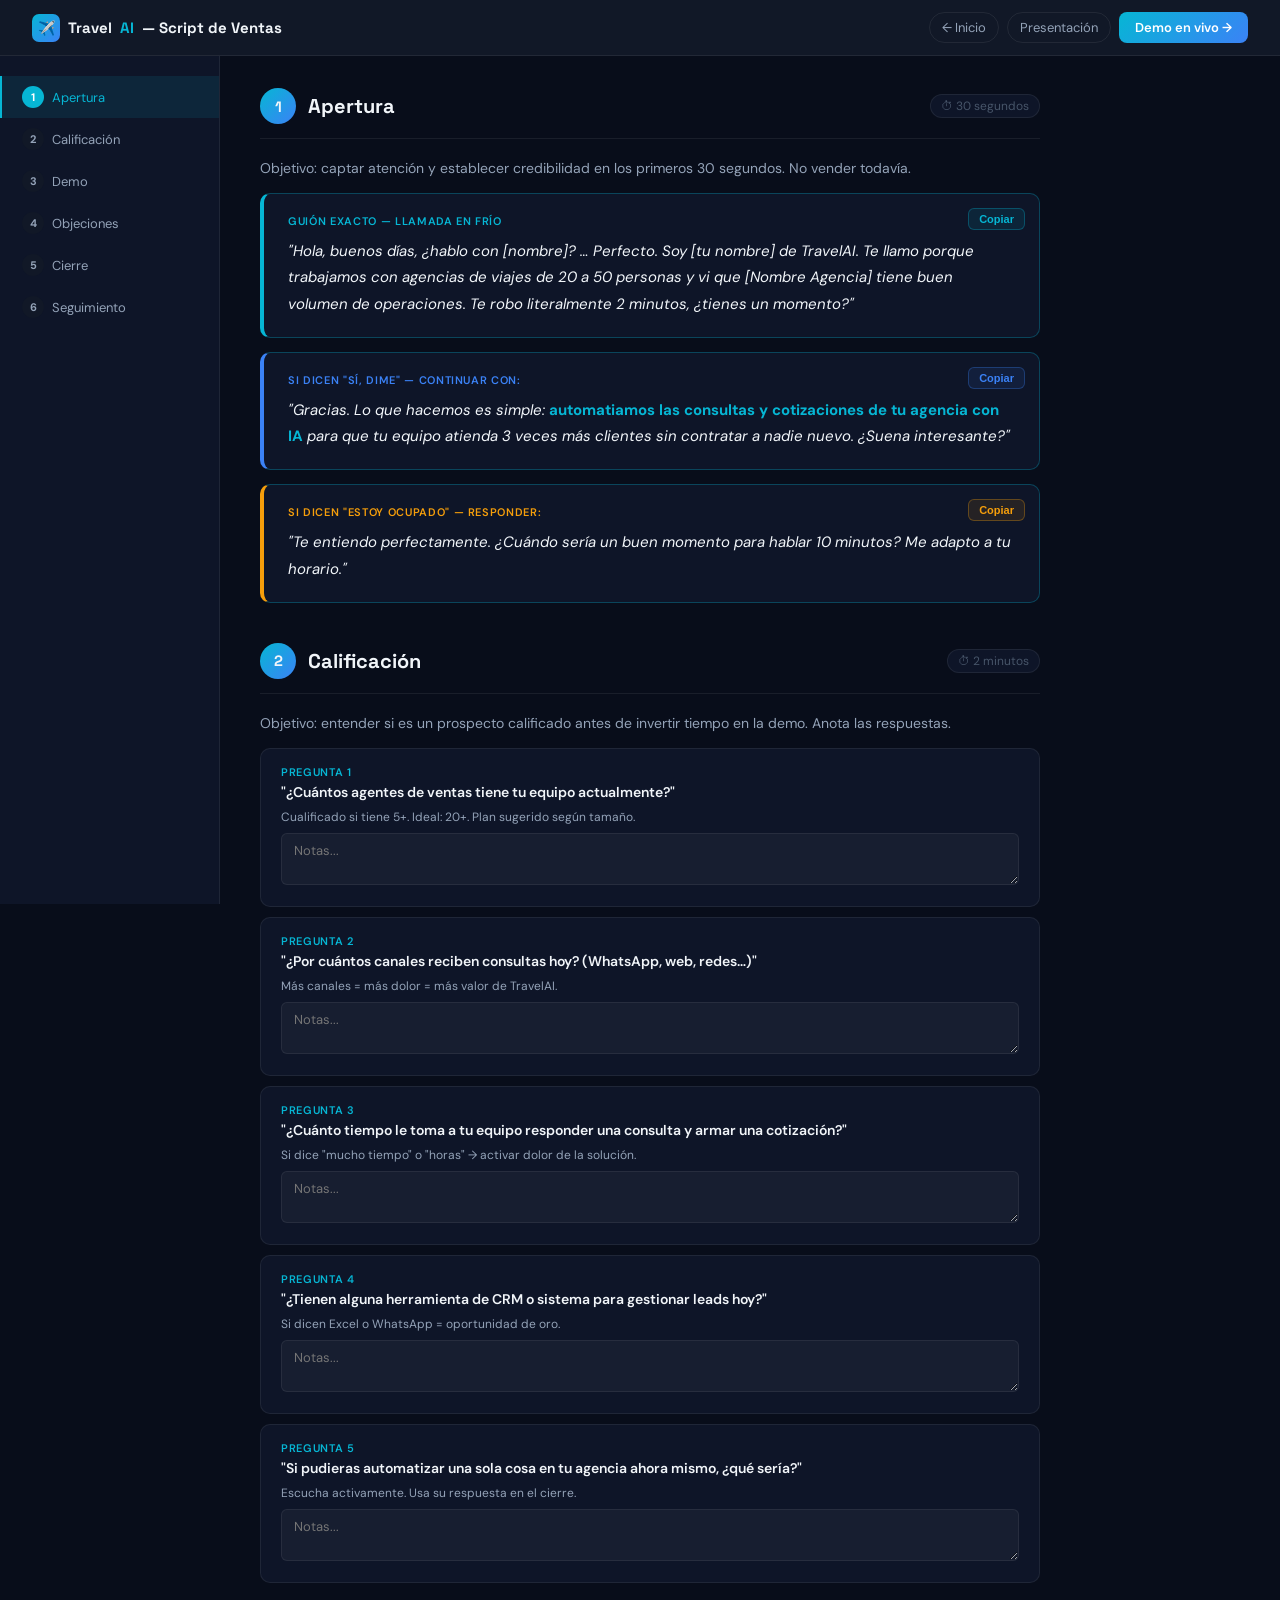
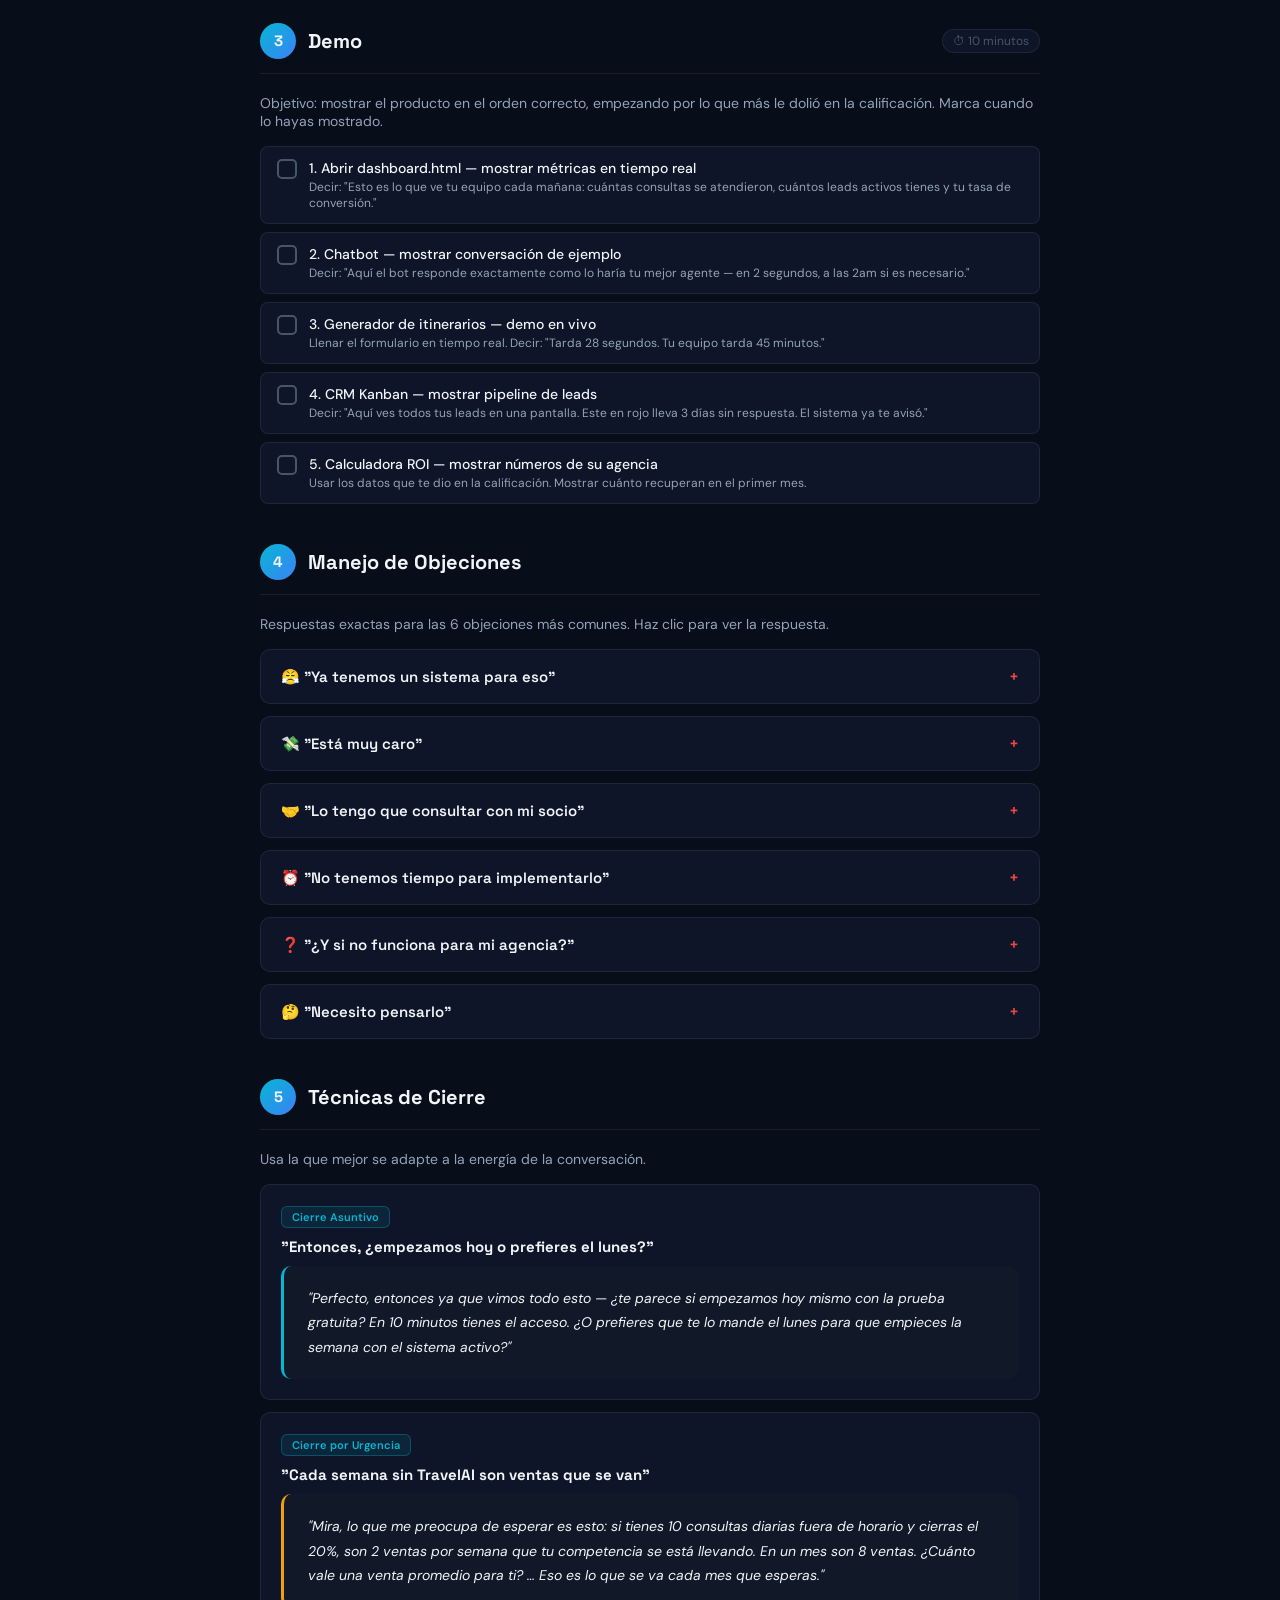
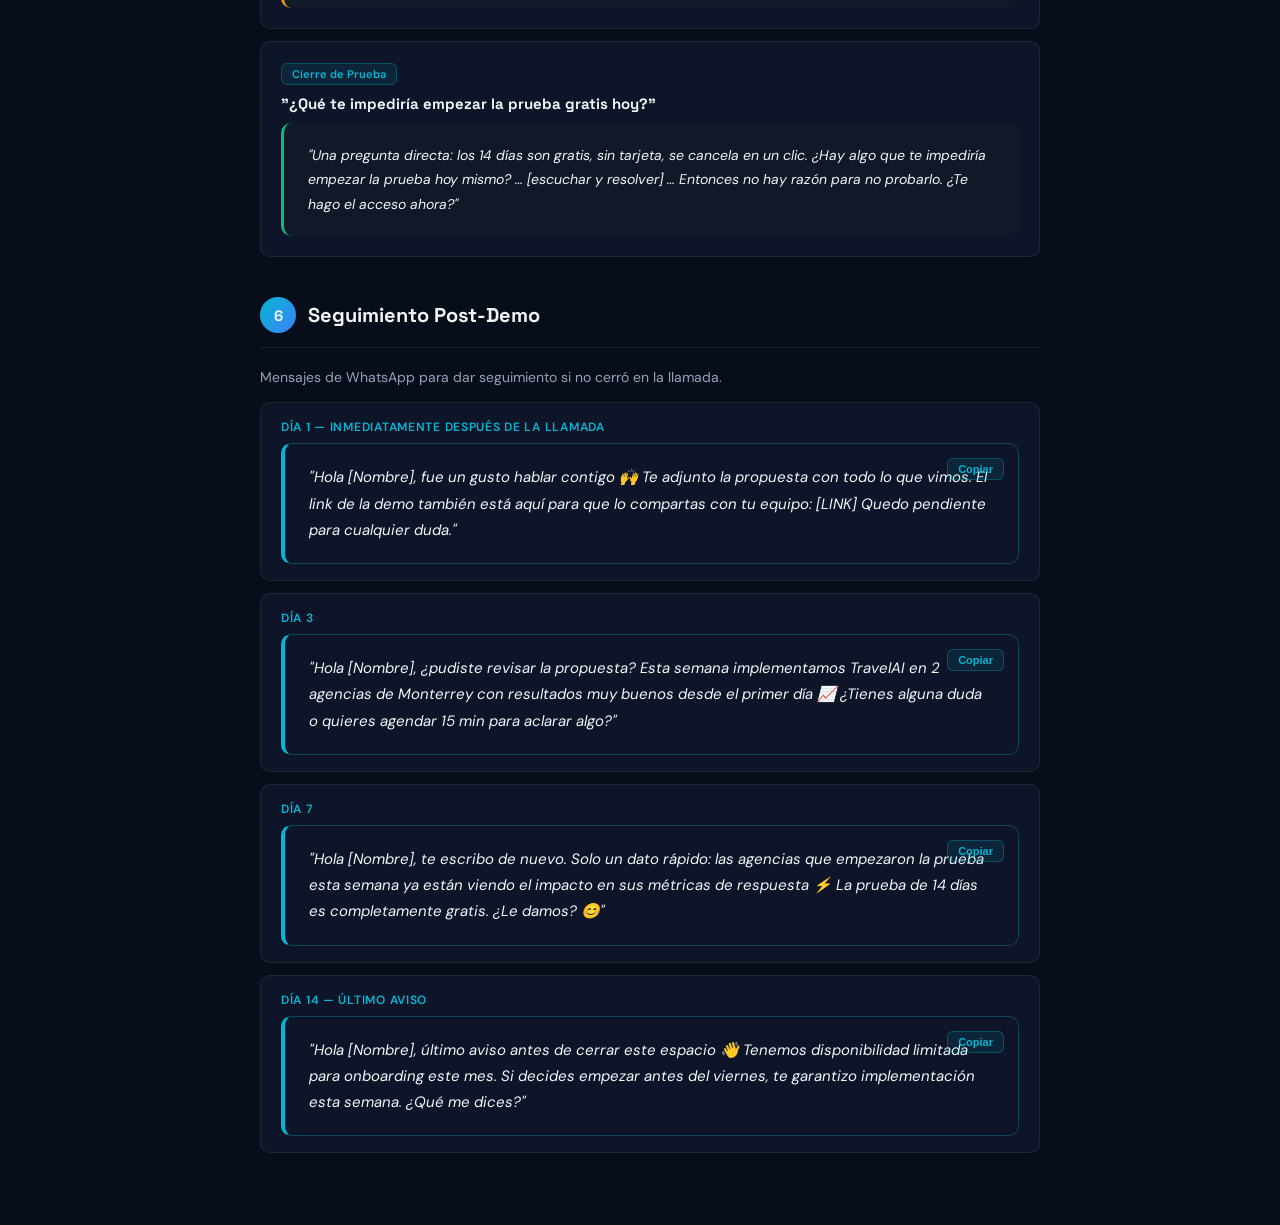
<file: sales/script-ventas.html>
<!DOCTYPE html>
<html lang="es">
<head>
  <meta charset="UTF-8">
  <meta name="viewport" content="width=device-width, initial-scale=1.0">
  <title>Script de Ventas — TravelAI Platform</title>
  <link rel="preconnect" href="https://fonts.googleapis.com">
  <link href="https://fonts.googleapis.com/css2?family=Space+Grotesk:wght@400;500;600;700;800&family=DM+Sans:wght@400;500;700&display=swap" rel="stylesheet">
  <style>
    :root{--bg:#080d1a;--bg2:#0e1528;--bg3:#111827;--bdr:rgba(255,255,255,0.07);--bdr-c:rgba(6,182,212,0.3);--c:#06b6d4;--cd:rgba(6,182,212,0.1);--b:#3b82f6;--p:#6366f1;--g:#10b981;--a:#f59e0b;--r:#ef4444;--t:#f1f5f9;--t2:#94a3b8;--t3:#475569;--fh:'Space Grotesk',sans-serif;--fb:'DM Sans',sans-serif}
    *,*::before,*::after{box-sizing:border-box;margin:0;padding:0}
    body{font-family:var(--fb);background:var(--bg);color:var(--t);-webkit-font-smoothing:antialiased}
    h1,h2,h3{font-family:var(--fh);line-height:1.2}
    a{color:inherit;text-decoration:none}

    /* NAV */
    .topnav{background:var(--bg3);border-bottom:1px solid var(--bdr);padding:12px 32px;display:flex;align-items:center;justify-content:space-between;gap:16px;position:sticky;top:0;z-index:100}
    .tn-logo{display:flex;align-items:center;gap:8px;font-family:var(--fh);font-weight:700;font-size:15px}
    .tn-sq{width:28px;height:28px;background:linear-gradient(135deg,var(--c),var(--b));border-radius:7px;display:flex;align-items:center;justify-content:center;font-size:14px}
    .tn-links{display:flex;gap:8px;align-items:center}
    .btn{display:inline-flex;align-items:center;gap:6px;padding:7px 16px;border-radius:8px;font-family:var(--fb);font-size:13px;font-weight:600;border:none;cursor:pointer;transition:all .2s}
    .btn-p{background:linear-gradient(135deg,var(--c),var(--b));color:#fff}
    .btn-p:hover{opacity:.88}
    .btn-g{background:rgba(255,255,255,.05);border:1px solid var(--bdr);color:var(--t2)}
    .btn-g:hover{color:var(--t);background:rgba(255,255,255,.09)}
    .back{display:inline-flex;align-items:center;gap:5px;font-size:13px;color:var(--t2);padding:6px 12px;border:1px solid var(--bdr);border-radius:20px;transition:all .2s}
    .back:hover{color:var(--c);border-color:var(--bdr-c)}

    /* SIDEBAR + MAIN */
    .layout{display:flex;min-height:calc(100vh - 52px)}
    .sidebar{width:220px;background:var(--bg2);border-right:1px solid var(--bdr);padding:20px 0;position:sticky;top:52px;height:calc(100vh - 52px);overflow-y:auto;flex-shrink:0}
    .sb-item{display:flex;align-items:center;gap:8px;padding:10px 20px;font-size:13px;color:var(--t2);cursor:pointer;transition:all .2s;border-left:2px solid transparent}
    .sb-item:hover{background:rgba(255,255,255,.04);color:var(--t)}
    .sb-item.active{color:var(--c);border-left-color:var(--c);background:var(--cd)}
    .sb-num{width:22px;height:22px;border-radius:50%;background:var(--bg3);display:flex;align-items:center;justify-content:center;font-size:11px;font-weight:700;flex-shrink:0}
    .sb-item.active .sb-num{background:var(--c);color:#fff}
    .main{flex:1;padding:32px 40px;max-width:860px}

    /* SECTIONS */
    .section{margin-bottom:40px;scroll-margin-top:80px}
    .section-header{display:flex;align-items:center;gap:12px;margin-bottom:20px;padding-bottom:14px;border-bottom:1px solid var(--bdr)}
    .sh-num{width:36px;height:36px;border-radius:50%;background:linear-gradient(135deg,var(--c),var(--b));display:flex;align-items:center;justify-content:center;font-family:var(--fh);font-weight:700;font-size:15px;flex-shrink:0}
    .sh-title{font-family:var(--fh);font-size:20px;font-weight:700}
    .sh-time{font-size:12px;color:var(--t3);background:var(--bg2);border:1px solid var(--bdr);padding:3px 10px;border-radius:20px;margin-left:auto}

    /* SCRIPT BOX */
    .script-box{background:var(--bg2);border:1px solid var(--bdr-c);border-left:4px solid var(--c);border-radius:10px;padding:20px 24px;margin-bottom:14px;position:relative}
    .script-box .label{font-size:11px;color:var(--c);font-weight:600;text-transform:uppercase;letter-spacing:.06em;margin-bottom:10px}
    .script-box .text{font-size:15px;color:var(--t);line-height:1.75;font-style:italic}
    .script-box .text strong{color:var(--c);font-style:normal}
    .copy-btn{position:absolute;top:14px;right:14px;background:var(--cd);border:1px solid var(--bdr-c);border-radius:6px;padding:4px 10px;font-size:11px;color:var(--c);cursor:pointer;font-weight:600;transition:all .2s}
    .copy-btn:hover{background:var(--c);color:#fff}
    .copied{background:rgba(16,185,129,.15);border-color:rgba(16,185,129,.4);color:var(--g)!important}

    /* QUESTIONS */
    .q-list{display:flex;flex-direction:column;gap:10px}
    .q-item{background:var(--bg2);border:1px solid var(--bdr);border-radius:10px;padding:16px 20px}
    .q-num{font-size:11px;color:var(--c);font-weight:600;text-transform:uppercase;letter-spacing:.06em;margin-bottom:4px}
    .q-text{font-size:14px;color:var(--t);margin-bottom:8px;font-weight:600}
    .q-note{font-size:12px;color:var(--t2)}
    .q-input{width:100%;background:rgba(255,255,255,.04);border:1px solid var(--bdr);border-radius:6px;padding:8px 12px;color:var(--t);font-family:var(--fb);font-size:13px;margin-top:8px;resize:vertical;min-height:40px;outline:none;transition:border-color .2s}
    .q-input:focus{border-color:var(--c)}

    /* DEMO CHECKLIST */
    .check-list{display:flex;flex-direction:column;gap:8px}
    .check-item{display:flex;align-items:flex-start;gap:12px;background:var(--bg2);border:1px solid var(--bdr);border-radius:8px;padding:12px 16px;cursor:pointer;transition:all .2s;user-select:none}
    .check-item:hover{border-color:var(--bdr-c)}
    .check-item.done{background:rgba(16,185,129,.06);border-color:rgba(16,185,129,.25)}
    .cb{width:20px;height:20px;border:2px solid var(--t3);border-radius:5px;flex-shrink:0;display:flex;align-items:center;justify-content:center;font-size:12px;transition:all .2s}
    .check-item.done .cb{background:var(--g);border-color:var(--g);color:#fff}
    .ci-content{flex:1}
    .ci-main{font-size:14px;font-weight:500;margin-bottom:2px}
    .ci-sub{font-size:12px;color:var(--t2)}

    /* OBJECTIONS */
    .obj-list{display:flex;flex-direction:column;gap:12px}
    .obj-item{background:var(--bg2);border:1px solid var(--bdr);border-radius:10px;overflow:hidden}
    .obj-q{width:100%;background:none;border:none;color:var(--t);font-family:var(--fh);font-size:15px;font-weight:600;text-align:left;padding:16px 20px;cursor:pointer;display:flex;justify-content:space-between;align-items:center;gap:12px}
    .obj-q .ico{color:var(--r);font-size:16px;flex-shrink:0;transition:transform .2s}
    .obj-item.on{border-color:rgba(16,185,129,.3)}
    .obj-item.on .obj-q .ico{transform:rotate(45deg);color:var(--g)}
    .obj-a{display:none;padding:0 20px 18px;font-size:14px;color:var(--t2);line-height:1.7;border-top:1px solid var(--bdr)}
    .obj-item.on .obj-a{display:block}
    .obj-a strong{color:var(--t)}
    .obj-a em{color:var(--c)}

    /* CLOSE TECHNIQUES */
    .close-card{background:var(--bg2);border:1px solid var(--bdr);border-radius:10px;padding:20px;margin-bottom:12px}
    .close-card .ct{display:inline-block;background:var(--cd);border:1px solid var(--bdr-c);border-radius:6px;padding:3px 10px;font-size:11px;color:var(--c);font-weight:600;margin-bottom:10px}
    .close-card h3{font-size:15px;font-weight:700;margin-bottom:10px}

    /* FOLLOW UP */
    .fu-grid{display:flex;flex-direction:column;gap:12px}
    .fu-day{background:var(--bg2);border:1px solid var(--bdr);border-radius:10px;padding:16px 20px}
    .fu-day .fd{font-size:12px;color:var(--c);font-weight:600;text-transform:uppercase;letter-spacing:.06em;margin-bottom:8px}

    @media(max-width:768px){.layout{flex-direction:column}.sidebar{width:100%;height:auto;position:relative;top:0;display:flex;overflow-x:auto;padding:12px 0;border-right:none;border-bottom:1px solid var(--bdr)}.sb-item{white-space:nowrap;border-left:none;border-bottom:2px solid transparent}.sb-item.active{border-bottom-color:var(--c)}.main{padding:20px}}
  </style>
</head>
<body>

<div class="topnav">
  <div class="tn-logo"><div class="tn-sq">✈️</div>Travel<span style="color:var(--c)">AI</span> — Script de Ventas</div>
  <div class="tn-links">
    <a href="../index.html" class="back">← Inicio</a>
    <a href="pitch.html" class="back">Presentación</a>
    <a href="../app/dashboard.html" class="btn btn-p">Demo en vivo →</a>
  </div>
</div>

<div class="layout">
  <div class="sidebar">
    <div class="sb-item active" onclick="scrollTo('apertura')"><div class="sb-num">1</div>Apertura</div>
    <div class="sb-item" onclick="scrollTo('calificacion')"><div class="sb-num">2</div>Calificación</div>
    <div class="sb-item" onclick="scrollTo('demo')"><div class="sb-num">3</div>Demo</div>
    <div class="sb-item" onclick="scrollTo('objeciones')"><div class="sb-num">4</div>Objeciones</div>
    <div class="sb-item" onclick="scrollTo('cierre')"><div class="sb-num">5</div>Cierre</div>
    <div class="sb-item" onclick="scrollTo('seguimiento')"><div class="sb-num">6</div>Seguimiento</div>
  </div>

  <div class="main">

    <!-- APERTURA -->
    <div class="section" id="apertura">
      <div class="section-header">
        <div class="sh-num">1</div>
        <div class="sh-title">Apertura</div>
        <div class="sh-time">⏱ 30 segundos</div>
      </div>
      <p style="font-size:14px;color:var(--t2);margin-bottom:16px">Objetivo: captar atención y establecer credibilidad en los primeros 30 segundos. No vender todavía.</p>

      <div class="script-box">
        <div class="label">Guión exacto — Llamada en frío</div>
        <button class="copy-btn" onclick="copyScript(this)">Copiar</button>
        <div class="text">"Hola, buenos días, ¿hablo con [nombre]? … Perfecto. Soy [tu nombre] de TravelAI. Te llamo porque trabajamos con agencias de viajes de 20 a 50 personas y vi que [Nombre Agencia] tiene buen volumen de operaciones. Te robo literalmente 2 minutos, ¿tienes un momento?"</div>
      </div>

      <div class="script-box" style="border-left-color:var(--b)">
        <div class="label" style="color:var(--b)">Si dicen "sí, dime" — Continuar con:</div>
        <button class="copy-btn" style="background:rgba(59,130,246,.1);border-color:rgba(59,130,246,.3);color:var(--b)" onclick="copyScript(this)">Copiar</button>
        <div class="text">"Gracias. Lo que hacemos es simple: <strong>automatiamos las consultas y cotizaciones de tu agencia con IA</strong> para que tu equipo atienda 3 veces más clientes sin contratar a nadie nuevo. ¿Suena interesante?"</div>
      </div>

      <div class="script-box" style="border-left-color:var(--a)">
        <div class="label" style="color:var(--a)">Si dicen "estoy ocupado" — Responder:</div>
        <button class="copy-btn" style="background:rgba(245,158,11,.1);border-color:rgba(245,158,11,.3);color:var(--a)" onclick="copyScript(this)">Copiar</button>
        <div class="text">"Te entiendo perfectamente. ¿Cuándo sería un buen momento para hablar 10 minutos? Me adapto a tu horario."</div>
      </div>
    </div>

    <!-- CALIFICACIÓN -->
    <div class="section" id="calificacion">
      <div class="section-header">
        <div class="sh-num">2</div>
        <div class="sh-title">Calificación</div>
        <div class="sh-time">⏱ 2 minutos</div>
      </div>
      <p style="font-size:14px;color:var(--t2);margin-bottom:16px">Objetivo: entender si es un prospecto calificado antes de invertir tiempo en la demo. Anota las respuestas.</p>
      <div class="q-list">
        <div class="q-item">
          <div class="q-num">Pregunta 1</div>
          <div class="q-text">"¿Cuántos agentes de ventas tiene tu equipo actualmente?"</div>
          <div class="q-note">Cualificado si tiene 5+. Ideal: 20+. Plan sugerido según tamaño.</div>
          <textarea class="q-input" placeholder="Notas..."></textarea>
        </div>
        <div class="q-item">
          <div class="q-num">Pregunta 2</div>
          <div class="q-text">"¿Por cuántos canales reciben consultas hoy? (WhatsApp, web, redes…)"</div>
          <div class="q-note">Más canales = más dolor = más valor de TravelAI.</div>
          <textarea class="q-input" placeholder="Notas..."></textarea>
        </div>
        <div class="q-item">
          <div class="q-num">Pregunta 3</div>
          <div class="q-text">"¿Cuánto tiempo le toma a tu equipo responder una consulta y armar una cotización?"</div>
          <div class="q-note">Si dice "mucho tiempo" o "horas" → activar dolor de la solución.</div>
          <textarea class="q-input" placeholder="Notas..."></textarea>
        </div>
        <div class="q-item">
          <div class="q-num">Pregunta 4</div>
          <div class="q-text">"¿Tienen alguna herramienta de CRM o sistema para gestionar leads hoy?"</div>
          <div class="q-note">Si dicen Excel o WhatsApp = oportunidad de oro.</div>
          <textarea class="q-input" placeholder="Notas..."></textarea>
        </div>
        <div class="q-item">
          <div class="q-num">Pregunta 5</div>
          <div class="q-text">"Si pudieras automatizar una sola cosa en tu agencia ahora mismo, ¿qué sería?"</div>
          <div class="q-note">Escucha activamente. Usa su respuesta en el cierre.</div>
          <textarea class="q-input" placeholder="Notas..."></textarea>
        </div>
      </div>
    </div>

    <!-- DEMO -->
    <div class="section" id="demo">
      <div class="section-header">
        <div class="sh-num">3</div>
        <div class="sh-title">Demo</div>
        <div class="sh-time">⏱ 10 minutos</div>
      </div>
      <p style="font-size:14px;color:var(--t2);margin-bottom:16px">Objetivo: mostrar el producto en el orden correcto, empezando por lo que más le dolió en la calificación. Marca cuando lo hayas mostrado.</p>
      <div class="check-list">
        <div class="check-item" onclick="toggle(this)"><div class="cb"></div><div class="ci-content"><div class="ci-main">1. Abrir dashboard.html — mostrar métricas en tiempo real</div><div class="ci-sub">Decir: "Esto es lo que ve tu equipo cada mañana: cuántas consultas se atendieron, cuántos leads activos tienes y tu tasa de conversión."</div></div></div>
        <div class="check-item" onclick="toggle(this)"><div class="cb"></div><div class="ci-content"><div class="ci-main">2. Chatbot — mostrar conversación de ejemplo</div><div class="ci-sub">Decir: "Aquí el bot responde exactamente como lo haría tu mejor agente — en 2 segundos, a las 2am si es necesario."</div></div></div>
        <div class="check-item" onclick="toggle(this)"><div class="cb"></div><div class="ci-content"><div class="ci-main">3. Generador de itinerarios — demo en vivo</div><div class="ci-sub">Llenar el formulario en tiempo real. Decir: "Tarda 28 segundos. Tu equipo tarda 45 minutos."</div></div></div>
        <div class="check-item" onclick="toggle(this)"><div class="cb"></div><div class="ci-content"><div class="ci-main">4. CRM Kanban — mostrar pipeline de leads</div><div class="ci-sub">Decir: "Aquí ves todos tus leads en una pantalla. Este en rojo lleva 3 días sin respuesta. El sistema ya te avisó."</div></div></div>
        <div class="check-item" onclick="toggle(this)"><div class="cb"></div><div class="ci-content"><div class="ci-main">5. Calculadora ROI — mostrar números de su agencia</div><div class="ci-sub">Usar los datos que te dio en la calificación. Mostrar cuánto recuperan en el primer mes.</div></div></div>
      </div>
    </div>

    <!-- OBJECIONES -->
    <div class="section" id="objeciones">
      <div class="section-header">
        <div class="sh-num">4</div>
        <div class="sh-title">Manejo de Objeciones</div>
      </div>
      <p style="font-size:14px;color:var(--t2);margin-bottom:16px">Respuestas exactas para las 6 objeciones más comunes. Haz clic para ver la respuesta.</p>
      <div class="obj-list">
        <div class="obj-item">
          <button class="obj-q" onclick="this.parentElement.classList.toggle('on')">
            😤 "Ya tenemos un sistema para eso"
            <span class="ico">+</span>
          </button>
          <div class="obj-a"><strong>Respuesta:</strong> "Qué bueno que ya tienen algo. Muchas agencias nos dicen lo mismo y después de ver TravelAI se dan cuenta de que hacen cosas muy distintas. ¿Me cuentas qué sistema usan? … <em>[escuchar]</em> … Entiendo. Lo que TravelAI agrega es la capa de IA que atiende al cliente antes de llegar a tu sistema. Son complementarios, no competencia."</div>
        </div>
        <div class="obj-item">
          <button class="obj-q" onclick="this.parentElement.classList.toggle('on')">
            💸 "Está muy caro"
            <span class="ico">+</span>
          </button>
          <div class="obj-a"><strong>Respuesta:</strong> "Entiendo. Déjame ponérselo en perspectiva. Si un agente gana $15,000 al mes y pierde 3 horas al día en consultas repetitivas, estás pagando <em>$6,000 al mes por tarea que la IA puede hacer</em>. TravelAI cuesta $599. El ROI es en el primer mes. ¿Quieres que calculemos los números con los datos de tu agencia?"</div>
        </div>
        <div class="obj-item">
          <button class="obj-q" onclick="this.parentElement.classList.toggle('on')">
            🤝 "Lo tengo que consultar con mi socio"
            <span class="ico">+</span>
          </button>
          <div class="obj-a"><strong>Respuesta:</strong> "Con mucho gusto. Para facilitarle la presentación a tu socio, ¿me permites enviarles la propuesta formal con los números? Así la revisión es más rápida y tienen todo en un documento. ¿A qué email se la mando? … Y ¿para cuándo crees que podrías tener una respuesta?"</div>
        </div>
        <div class="obj-item">
          <button class="obj-q" onclick="this.parentElement.classList.toggle('on')">
            ⏰ "No tenemos tiempo para implementarlo"
            <span class="ico">+</span>
          </button>
          <div class="obj-a"><strong>Respuesta:</strong> "Ese es exactamente el problema que resolvemos. TravelAI se implementa en 48 horas y de tu parte lo que necesitamos es una hora para la configuración inicial. Nosotros hacemos todo lo demás. De hecho, <em>cuanto más ocupado estás, más te conviene tenerlo funcionando hoy</em>."</div>
        </div>
        <div class="obj-item">
          <button class="obj-q" onclick="this.parentElement.classList.toggle('on')">
            ❓ "¿Y si no funciona para mi agencia?"
            <span class="ico">+</span>
          </button>
          <div class="obj-a"><strong>Respuesta:</strong> "Por eso tenemos 14 días completamente gratis, sin tarjeta de crédito. Lo pruebas con tus clientes reales, con tu WhatsApp, con tus destinos. Si en 14 días no ves al menos 2 horas ahorradas por agente al día, lo cancelas sin costo y sin preguntas. El riesgo es cero."</div>
        </div>
        <div class="obj-item">
          <button class="obj-q" onclick="this.parentElement.classList.toggle('on')">
            🤔 "Necesito pensarlo"
            <span class="ico">+</span>
          </button>
          <div class="obj-a"><strong>Respuesta:</strong> "Completamente válido. Solo quiero entender qué información te haría falta para tomar la decisión. ¿Es el precio? ¿La funcionalidad? ¿La implementación? … <em>[escuchar]</em> … Perfecto. Lo que te puedo ofrecer es que empieces los 14 días hoy mismo, sin compromiso. Así 'lo piensas' mientras lo usas en vivo."</div>
        </div>
      </div>
    </div>

    <!-- CIERRE -->
    <div class="section" id="cierre">
      <div class="section-header">
        <div class="sh-num">5</div>
        <div class="sh-title">Técnicas de Cierre</div>
      </div>
      <p style="font-size:14px;color:var(--t2);margin-bottom:16px">Usa la que mejor se adapte a la energía de la conversación.</p>

      <div class="close-card">
        <div class="ct">Cierre Asuntivo</div>
        <h3>"Entonces, ¿empezamos hoy o prefieres el lunes?"</h3>
        <div class="script-box" style="margin-bottom:0;border:none;background:var(--bg3);border-left:3px solid var(--c)">
          <div class="text" style="font-size:14px">"Perfecto, entonces ya que vimos todo esto — ¿te parece si empezamos hoy mismo con la prueba gratuita? En 10 minutos tienes el acceso. ¿O prefieres que te lo mande el lunes para que empieces la semana con el sistema activo?"</div>
        </div>
      </div>

      <div class="close-card">
        <div class="ct">Cierre por Urgencia</div>
        <h3>"Cada semana sin TravelAI son ventas que se van"</h3>
        <div class="script-box" style="margin-bottom:0;border:none;background:var(--bg3);border-left:3px solid var(--a)">
          <div class="text" style="font-size:14px">"Mira, lo que me preocupa de esperar es esto: si tienes 10 consultas diarias fuera de horario y cierras el 20%, son 2 ventas por semana que tu competencia se está llevando. En un mes son 8 ventas. ¿Cuánto vale una venta promedio para ti? … Eso es lo que se va cada mes que esperas."</div>
        </div>
      </div>

      <div class="close-card">
        <div class="ct">Cierre de Prueba</div>
        <h3>"¿Qué te impediría empezar la prueba gratis hoy?"</h3>
        <div class="script-box" style="margin-bottom:0;border:none;background:var(--bg3);border-left:3px solid var(--g)">
          <div class="text" style="font-size:14px">"Una pregunta directa: los 14 días son gratis, sin tarjeta, se cancela en un clic. ¿Hay algo que te impediría empezar la prueba hoy mismo? … <em>[escuchar y resolver]</em> … Entonces no hay razón para no probarlo. ¿Te hago el acceso ahora?"</div>
        </div>
      </div>
    </div>

    <!-- SEGUIMIENTO -->
    <div class="section" id="seguimiento">
      <div class="section-header">
        <div class="sh-num">6</div>
        <div class="sh-title">Seguimiento Post-Demo</div>
      </div>
      <p style="font-size:14px;color:var(--t2);margin-bottom:16px">Mensajes de WhatsApp para dar seguimiento si no cerró en la llamada.</p>
      <div class="fu-grid">
        <div class="fu-day">
          <div class="fd">Día 1 — Inmediatamente después de la llamada</div>
          <div class="script-box" style="margin-bottom:0">
            <button class="copy-btn" onclick="copyScript(this)">Copiar</button>
            <div class="text">"Hola [Nombre], fue un gusto hablar contigo 🙌 Te adjunto la propuesta con todo lo que vimos. El link de la demo también está aquí para que lo compartas con tu equipo: [LINK] Quedo pendiente para cualquier duda."</div>
          </div>
        </div>
        <div class="fu-day">
          <div class="fd">Día 3</div>
          <div class="script-box" style="margin-bottom:0">
            <button class="copy-btn" onclick="copyScript(this)">Copiar</button>
            <div class="text">"Hola [Nombre], ¿pudiste revisar la propuesta? Esta semana implementamos TravelAI en 2 agencias de Monterrey con resultados muy buenos desde el primer día 📈 ¿Tienes alguna duda o quieres agendar 15 min para aclarar algo?"</div>
          </div>
        </div>
        <div class="fu-day">
          <div class="fd">Día 7</div>
          <div class="script-box" style="margin-bottom:0">
            <button class="copy-btn" onclick="copyScript(this)">Copiar</button>
            <div class="text">"Hola [Nombre], te escribo de nuevo. Solo un dato rápido: las agencias que empezaron la prueba esta semana ya están viendo el impacto en sus métricas de respuesta ⚡ La prueba de 14 días es completamente gratis. ¿Le damos? 😊"</div>
          </div>
        </div>
        <div class="fu-day">
          <div class="fd">Día 14 — Último aviso</div>
          <div class="script-box" style="margin-bottom:0">
            <button class="copy-btn" onclick="copyScript(this)">Copiar</button>
            <div class="text">"Hola [Nombre], último aviso antes de cerrar este espacio 👋 Tenemos disponibilidad limitada para onboarding este mes. Si decides empezar antes del viernes, te garantizo implementación esta semana. ¿Qué me dices?"</div>
          </div>
        </div>
      </div>
    </div>

  </div><!-- end main -->
</div><!-- end layout -->

<script>
  function toggle(el){el.classList.toggle('done');const cb=el.querySelector('.cb');cb.textContent=el.classList.contains('done')?'✓':''}
  function scrollTo(id){document.getElementById(id).scrollIntoView({behavior:'smooth',block:'start'});document.querySelectorAll('.sb-item').forEach(i=>i.classList.remove('active'));const map={apertura:0,calificacion:1,demo:2,objeciones:3,cierre:4,seguimiento:5};const idx=map[id];if(idx!==undefined)document.querySelectorAll('.sb-item')[idx].classList.add('active')}
  function copyScript(btn){const text=btn.parentElement.querySelector('.text').innerText;navigator.clipboard.writeText(text).then(()=>{const orig=btn.textContent;btn.textContent='✓ Copiado';btn.classList.add('copied');setTimeout(()=>{btn.textContent=orig;btn.classList.remove('copied')},2000)})}
  // Highlight sidebar on scroll
  const sections=['apertura','calificacion','demo','objeciones','cierre','seguimiento'];
  const items=document.querySelectorAll('.sb-item');
  window.addEventListener('scroll',()=>{let cur=0;sections.forEach((id,i)=>{const el=document.getElementById(id);if(el&&el.getBoundingClientRect().top<120)cur=i});items.forEach((it,i)=>it.classList.toggle('active',i===cur))});
</script>
</body>
</html>
</file>
<file: style.css>
@import url('https://fonts.googleapis.com/css2?family=Space+Grotesk:wght@300;400;500;600;700&family=DM+Sans:wght@300;400;500;700&display=swap');

:root {
  --bg-main: #0a0f1e;
  --bg-sidebar: #111827;
  --bg-card: #0f172a;
  --bg-card-hover: #1e293b;
  --border: rgba(255,255,255,0.06);
  --border-accent: rgba(6,182,212,0.3);
  --text-primary: #f1f5f9;
  --text-secondary: #94a3b8;
  --text-muted: #475569;
  --cyan: #06b6d4;
  --cyan-dim: rgba(6,182,212,0.12);
  --blue: #3b82f6;
  --blue-dim: rgba(59,130,246,0.12);
  --purple: #6366f1;
  --purple-dim: rgba(99,102,241,0.12);
  --green: #10b981;
  --green-dim: rgba(16,185,129,0.12);
  --red: #ef4444;
  --amber: #f59e0b;
  --sidebar-width: 240px;
  --header-height: 60px;
  --radius: 12px;
  --radius-sm: 8px;
  --shadow: 0 4px 24px rgba(0,0,0,0.4);
  --shadow-cyan: 0 0 24px rgba(6,182,212,0.15);
  --transition: 0.2s ease;
  --font-heading: 'Space Grotesk', sans-serif;
  --font-body: 'DM Sans', sans-serif;
}

*, *::before, *::after { box-sizing: border-box; margin: 0; padding: 0; }

html { scroll-behavior: smooth; }

body {
  font-family: var(--font-body);
  background: var(--bg-main);
  color: var(--text-primary);
  min-height: 100vh;
  line-height: 1.6;
  -webkit-font-smoothing: antialiased;
}

h1, h2, h3, h4, h5 {
  font-family: var(--font-heading);
  font-weight: 600;
  line-height: 1.2;
}

a { color: inherit; text-decoration: none; }

/* ── APP LAYOUT ─────────────────────────────────────────── */
.app-layout {
  display: flex;
  min-height: 100vh;
}

/* ── SIDEBAR ─────────────────────────────────────────────── */
.sidebar {
  width: var(--sidebar-width);
  background: var(--bg-sidebar);
  border-right: 1px solid var(--border);
  display: flex;
  flex-direction: column;
  position: fixed;
  top: 0; left: 0; bottom: 0;
  z-index: 100;
  transition: transform var(--transition);
}

.sidebar-logo {
  padding: 20px 20px 16px;
  border-bottom: 1px solid var(--border);
  display: flex;
  align-items: center;
  gap: 10px;
}

.sidebar-logo .logo-icon {
  width: 36px; height: 36px;
  background: linear-gradient(135deg, var(--cyan), var(--blue));
  border-radius: var(--radius-sm);
  display: flex; align-items: center; justify-content: center;
  font-size: 18px;
}

.sidebar-logo .logo-text {
  font-family: var(--font-heading);
  font-weight: 700;
  font-size: 15px;
  color: var(--text-primary);
}

.sidebar-logo .logo-text span {
  color: var(--cyan);
}

.sidebar-nav {
  flex: 1;
  padding: 16px 12px;
  overflow-y: auto;
}

.nav-label {
  font-size: 10px;
  font-weight: 600;
  text-transform: uppercase;
  letter-spacing: 0.1em;
  color: var(--text-muted);
  padding: 8px 8px 4px;
  margin-top: 8px;
}

.nav-item {
  display: flex;
  align-items: center;
  gap: 10px;
  padding: 10px 12px;
  border-radius: var(--radius-sm);
  color: var(--text-secondary);
  font-size: 14px;
  font-weight: 500;
  transition: all var(--transition);
  cursor: pointer;
  margin-bottom: 2px;
}

.nav-item:hover {
  background: var(--bg-card-hover);
  color: var(--text-primary);
}

.nav-item.active {
  background: var(--cyan-dim);
  color: var(--cyan);
  border: 1px solid var(--border-accent);
}

.nav-item .nav-icon { font-size: 16px; width: 20px; text-align: center; }

.sidebar-footer {
  padding: 16px;
  border-top: 1px solid var(--border);
}

.plan-badge {
  background: linear-gradient(135deg, rgba(6,182,212,0.15), rgba(59,130,246,0.15));
  border: 1px solid var(--border-accent);
  border-radius: var(--radius-sm);
  padding: 10px 12px;
  font-size: 12px;
}

.plan-badge .plan-name {
  font-weight: 600;
  color: var(--cyan);
  font-size: 13px;
}

.plan-badge .plan-desc { color: var(--text-secondary); margin-top: 2px; }

/* ── MAIN CONTENT ─────────────────────────────────────────── */
.main-content {
  margin-left: var(--sidebar-width);
  flex: 1;
  display: flex;
  flex-direction: column;
  min-height: 100vh;
}

/* ── TOPBAR ─────────────────────────────────────────────── */
.topbar {
  height: var(--header-height);
  background: rgba(10,15,30,0.8);
  backdrop-filter: blur(12px);
  border-bottom: 1px solid var(--border);
  display: flex;
  align-items: center;
  padding: 0 24px;
  gap: 16px;
  position: sticky;
  top: 0;
  z-index: 50;
}

.topbar-title {
  font-family: var(--font-heading);
  font-size: 16px;
  font-weight: 600;
  flex: 1;
}

.topbar-actions {
  display: flex;
  align-items: center;
  gap: 12px;
}

.status-dot {
  width: 8px; height: 8px;
  background: var(--green);
  border-radius: 50%;
  animation: pulse 2s infinite;
}

@keyframes pulse {
  0%, 100% { opacity: 1; box-shadow: 0 0 0 0 rgba(16,185,129,0.4); }
  50% { opacity: 0.8; box-shadow: 0 0 0 4px rgba(16,185,129,0); }
}

.topbar-status {
  display: flex;
  align-items: center;
  gap: 6px;
  font-size: 13px;
  color: var(--text-secondary);
}

.avatar {
  width: 32px; height: 32px;
  border-radius: 50%;
  background: linear-gradient(135deg, var(--purple), var(--blue));
  display: flex; align-items: center; justify-content: center;
  font-size: 13px;
  font-weight: 600;
  font-family: var(--font-heading);
  cursor: pointer;
}

/* ── PAGE CONTENT ─────────────────────────────────────────── */
.page-content {
  padding: 24px;
  flex: 1;
}

/* ── CARDS ─────────────────────────────────────────────── */
.card {
  background: var(--bg-card);
  border: 1px solid var(--border);
  border-radius: var(--radius);
  padding: 20px;
  transition: border-color var(--transition), box-shadow var(--transition);
}

.card:hover {
  border-color: var(--border-accent);
}

.card-header {
  display: flex;
  align-items: center;
  justify-content: space-between;
  margin-bottom: 16px;
}

.card-title {
  font-size: 14px;
  font-weight: 600;
  color: var(--text-secondary);
  text-transform: uppercase;
  letter-spacing: 0.05em;
}

/* ── METRIC CARDS ─────────────────────────────────────────── */
.metrics-grid {
  display: grid;
  grid-template-columns: repeat(auto-fit, minmax(200px, 1fr));
  gap: 16px;
  margin-bottom: 24px;
}

.metric-card {
  background: var(--bg-card);
  border: 1px solid var(--border);
  border-radius: var(--radius);
  padding: 20px;
  position: relative;
  overflow: hidden;
  transition: all var(--transition);
}

.metric-card::before {
  content: '';
  position: absolute;
  top: 0; left: 0; right: 0;
  height: 2px;
}

.metric-card.cyan::before { background: linear-gradient(90deg, var(--cyan), transparent); }
.metric-card.blue::before { background: linear-gradient(90deg, var(--blue), transparent); }
.metric-card.purple::before { background: linear-gradient(90deg, var(--purple), transparent); }
.metric-card.green::before { background: linear-gradient(90deg, var(--green), transparent); }

.metric-card:hover {
  border-color: var(--border-accent);
  transform: translateY(-2px);
  box-shadow: var(--shadow);
}

.metric-icon {
  width: 40px; height: 40px;
  border-radius: var(--radius-sm);
  display: flex; align-items: center; justify-content: center;
  font-size: 20px;
  margin-bottom: 12px;
}

.metric-icon.cyan { background: var(--cyan-dim); }
.metric-icon.blue { background: var(--blue-dim); }
.metric-icon.purple { background: var(--purple-dim); }
.metric-icon.green { background: var(--green-dim); }

.metric-value {
  font-family: var(--font-heading);
  font-size: 32px;
  font-weight: 700;
  color: var(--text-primary);
  line-height: 1;
  margin-bottom: 4px;
}

.metric-label {
  font-size: 13px;
  color: var(--text-secondary);
}

.metric-delta {
  font-size: 12px;
  font-weight: 500;
  margin-top: 8px;
}

.metric-delta.up { color: var(--green); }
.metric-delta.down { color: var(--red); }

/* ── BUTTONS ─────────────────────────────────────────────── */
.btn {
  display: inline-flex;
  align-items: center;
  gap: 8px;
  padding: 10px 20px;
  border-radius: var(--radius-sm);
  font-family: var(--font-body);
  font-size: 14px;
  font-weight: 500;
  border: none;
  cursor: pointer;
  transition: all var(--transition);
  white-space: nowrap;
}

.btn-primary {
  background: linear-gradient(135deg, var(--cyan), var(--blue));
  color: white;
}

.btn-primary:hover {
  opacity: 0.9;
  transform: translateY(-1px);
  box-shadow: var(--shadow-cyan);
}

.btn-ghost {
  background: transparent;
  color: var(--text-secondary);
  border: 1px solid var(--border);
}

.btn-ghost:hover {
  background: var(--bg-card-hover);
  color: var(--text-primary);
  border-color: var(--border-accent);
}

.btn-sm {
  padding: 6px 14px;
  font-size: 13px;
}

/* ── TABLES ─────────────────────────────────────────────── */
.table-wrap { overflow-x: auto; }

table {
  width: 100%;
  border-collapse: collapse;
  font-size: 14px;
}

thead th {
  text-align: left;
  padding: 10px 14px;
  font-size: 11px;
  font-weight: 600;
  text-transform: uppercase;
  letter-spacing: 0.08em;
  color: var(--text-muted);
  border-bottom: 1px solid var(--border);
  background: rgba(255,255,255,0.02);
}

tbody td {
  padding: 12px 14px;
  border-bottom: 1px solid var(--border);
  color: var(--text-secondary);
}

tbody tr:last-child td { border-bottom: none; }

tbody tr:hover td {
  background: rgba(255,255,255,0.02);
  color: var(--text-primary);
}

/* ── BADGES ─────────────────────────────────────────────── */
.badge {
  display: inline-flex;
  align-items: center;
  padding: 3px 10px;
  border-radius: 20px;
  font-size: 11px;
  font-weight: 600;
}

.badge-cyan { background: var(--cyan-dim); color: var(--cyan); }
.badge-blue { background: var(--blue-dim); color: var(--blue); }
.badge-green { background: var(--green-dim); color: var(--green); }
.badge-amber { background: rgba(245,158,11,0.12); color: var(--amber); }
.badge-red { background: rgba(239,68,68,0.12); color: var(--red); }
.badge-purple { background: var(--purple-dim); color: var(--purple); }

/* ── FORMS ─────────────────────────────────────────────── */
.form-group { margin-bottom: 16px; }

label {
  display: block;
  font-size: 13px;
  font-weight: 500;
  color: var(--text-secondary);
  margin-bottom: 6px;
}

input, select, textarea {
  width: 100%;
  background: rgba(255,255,255,0.04);
  border: 1px solid var(--border);
  border-radius: var(--radius-sm);
  padding: 10px 14px;
  color: var(--text-primary);
  font-family: var(--font-body);
  font-size: 14px;
  transition: border-color var(--transition), box-shadow var(--transition);
  outline: none;
}

input:focus, select:focus, textarea:focus {
  border-color: var(--cyan);
  box-shadow: 0 0 0 3px rgba(6,182,212,0.1);
}

select option { background: var(--bg-sidebar); }

/* ── GRID HELPERS ─────────────────────────────────────────── */
.grid-2 { display: grid; grid-template-columns: 1fr 1fr; gap: 16px; }
.grid-3 { display: grid; grid-template-columns: repeat(3, 1fr); gap: 16px; }

.gap-16 { gap: 16px; }
.mb-16 { margin-bottom: 16px; }
.mb-24 { margin-bottom: 24px; }
.flex { display: flex; }
.items-center { align-items: center; }
.justify-between { justify-content: space-between; }
.gap-8 { gap: 8px; }
.gap-12 { gap: 12px; }
.flex-1 { flex: 1; }

/* ── SCROLLBAR ─────────────────────────────────────────── */
::-webkit-scrollbar { width: 6px; height: 6px; }
::-webkit-scrollbar-track { background: transparent; }
::-webkit-scrollbar-thumb { background: var(--text-muted); border-radius: 3px; }

/* ── MOBILE ─────────────────────────────────────────────── */
.menu-toggle {
  display: none;
  background: none;
  border: none;
  color: var(--text-primary);
  font-size: 20px;
  cursor: pointer;
  padding: 4px;
}

@media (max-width: 768px) {
  .sidebar {
    transform: translateX(-100%);
  }
  .sidebar.open {
    transform: translateX(0);
  }
  .main-content {
    margin-left: 0;
  }
  .menu-toggle {
    display: flex;
  }
  .grid-2, .grid-3 {
    grid-template-columns: 1fr;
  }
  .metrics-grid {
    grid-template-columns: repeat(2, 1fr);
  }
  .page-content {
    padding: 16px;
  }
  .sidebar-overlay {
    display: none;
    position: fixed;
    inset: 0;
    background: rgba(0,0,0,0.5);
    z-index: 99;
  }
  .sidebar-overlay.open {
    display: block;
  }
}

@media (max-width: 480px) {
  .metrics-grid {
    grid-template-columns: 1fr;
  }
}
</file>
